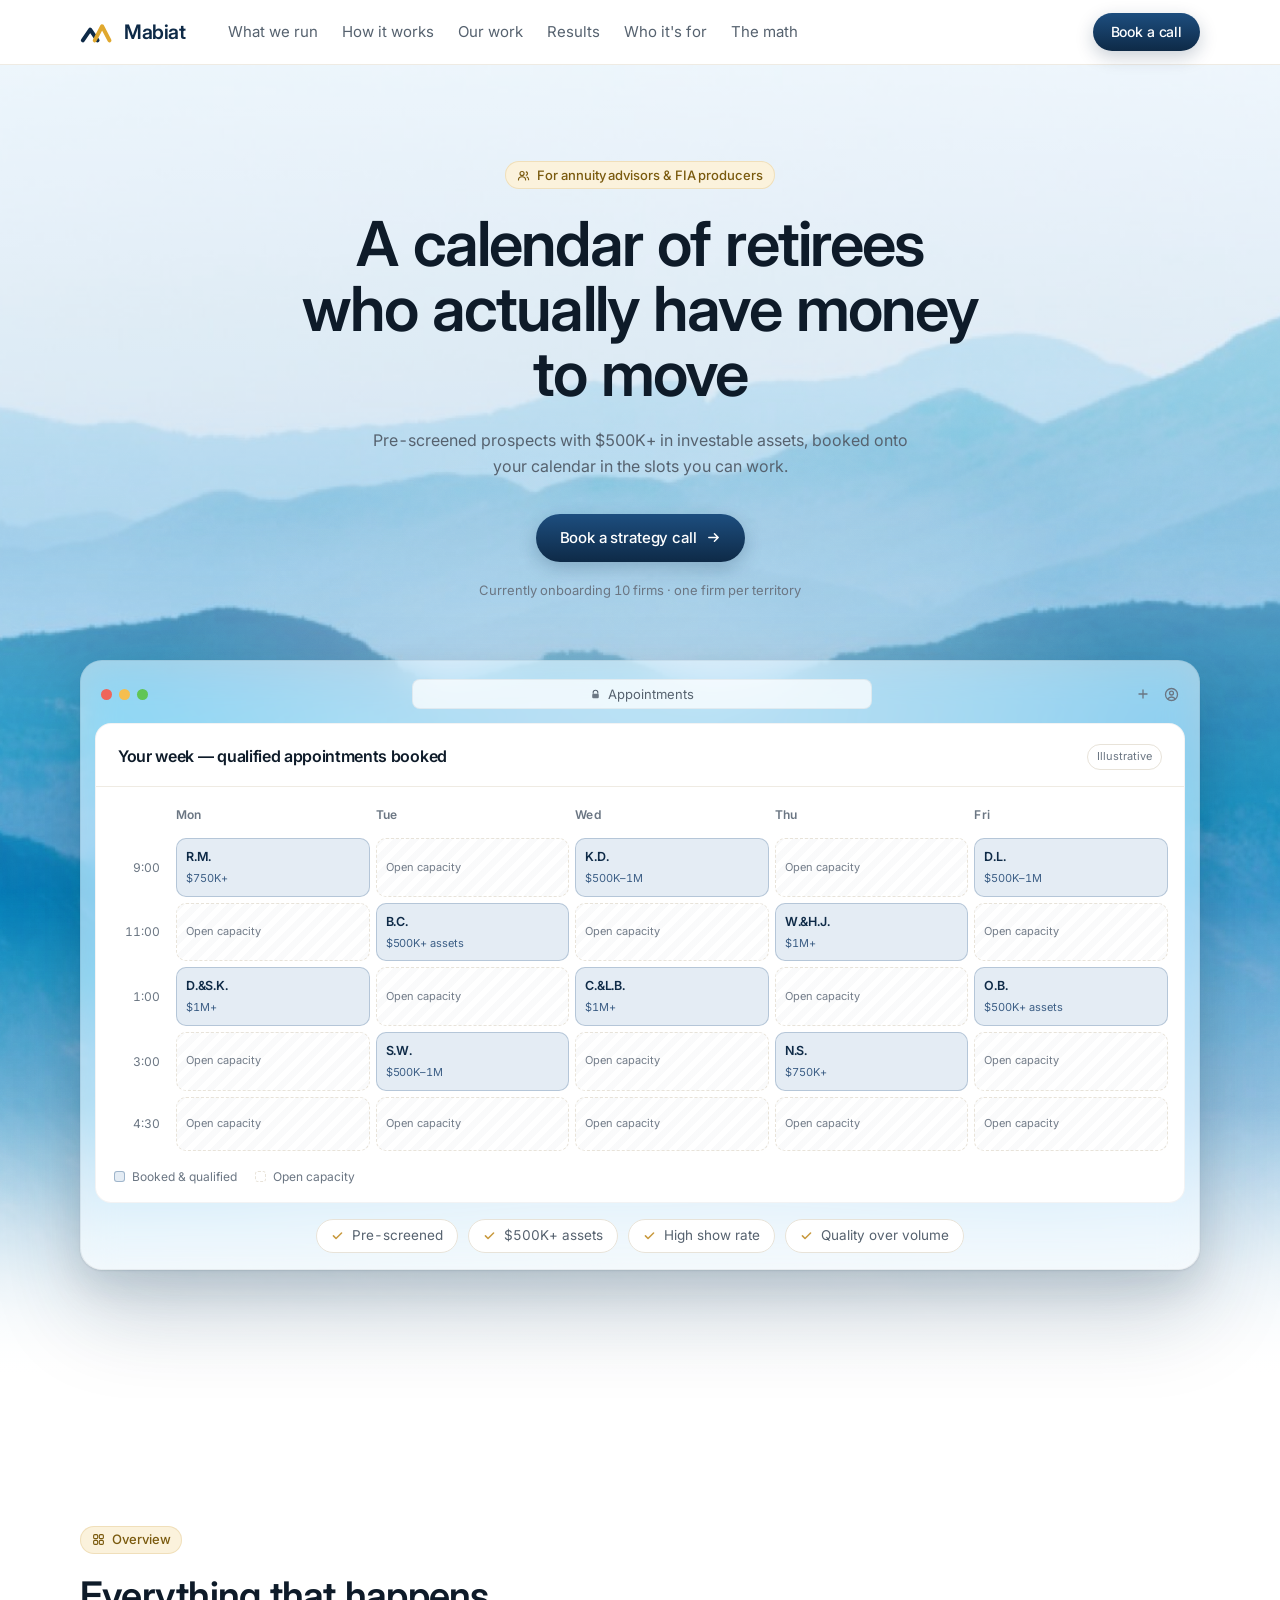
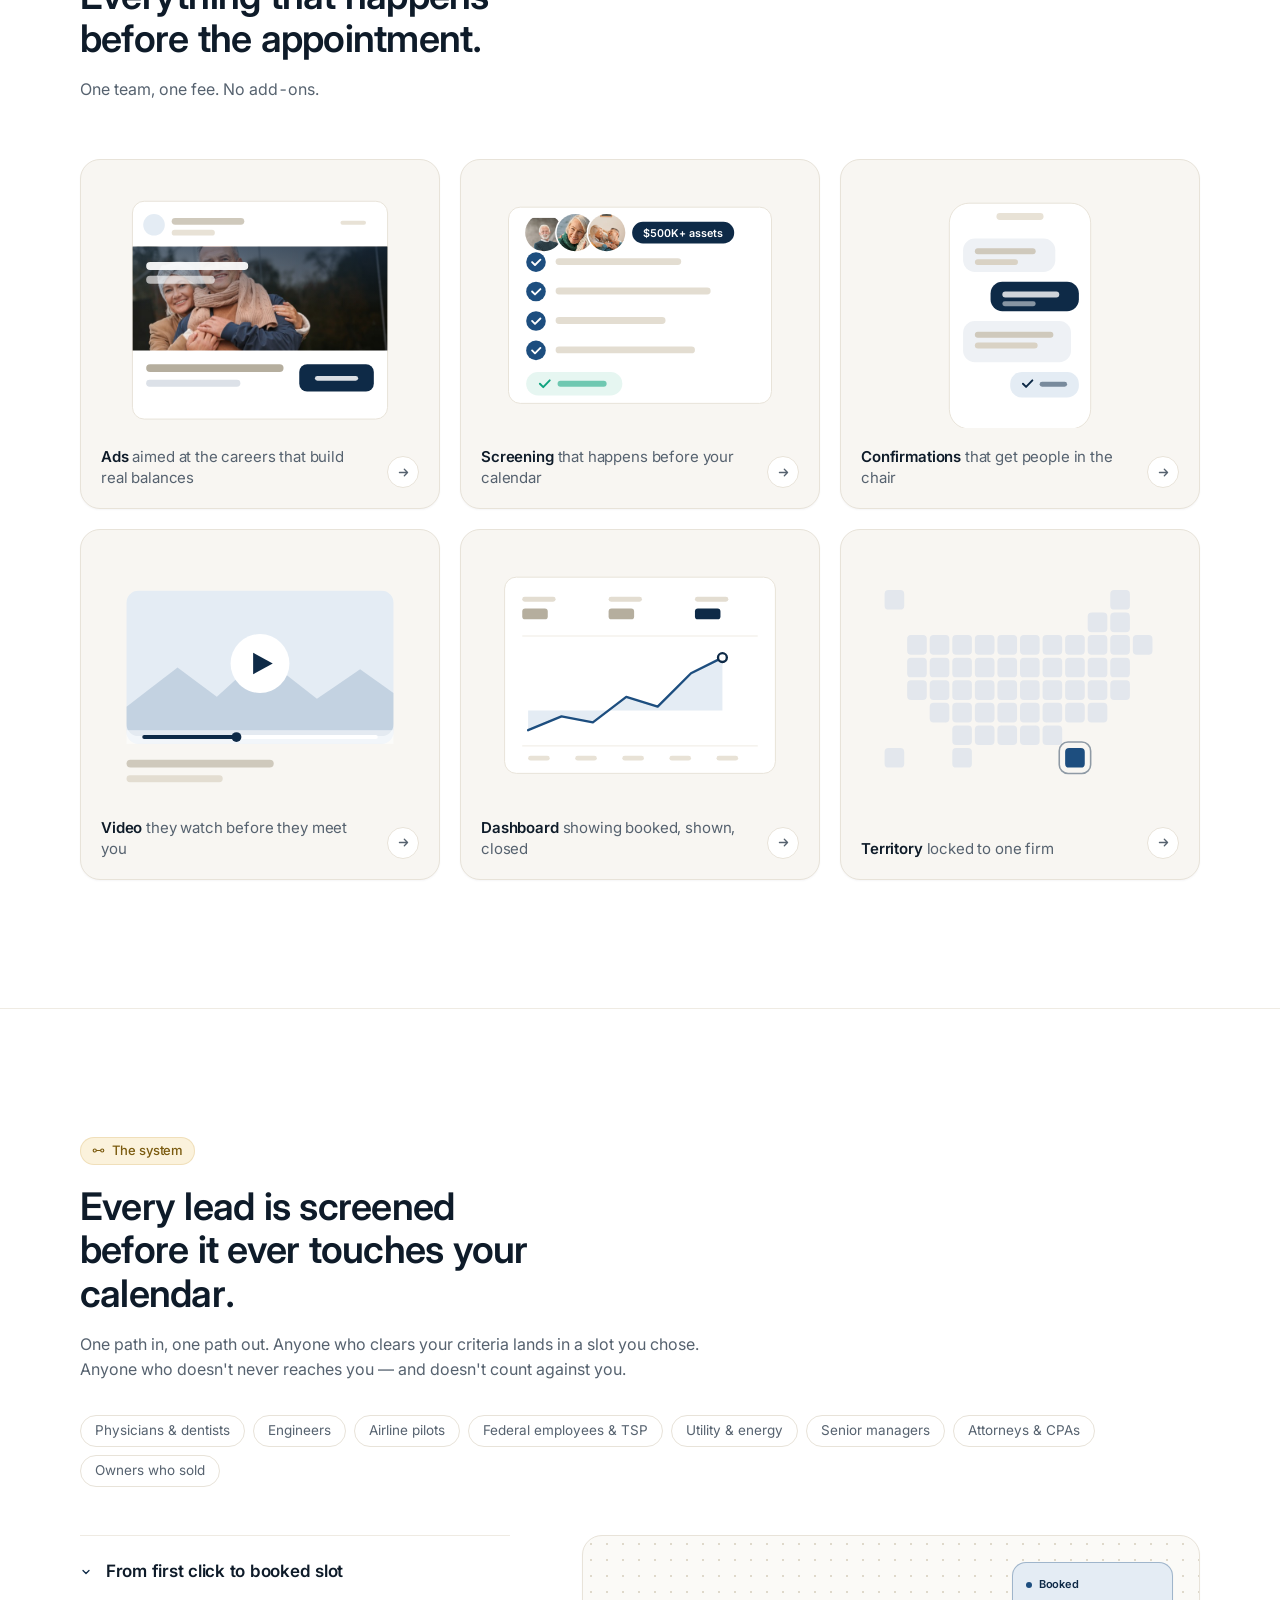
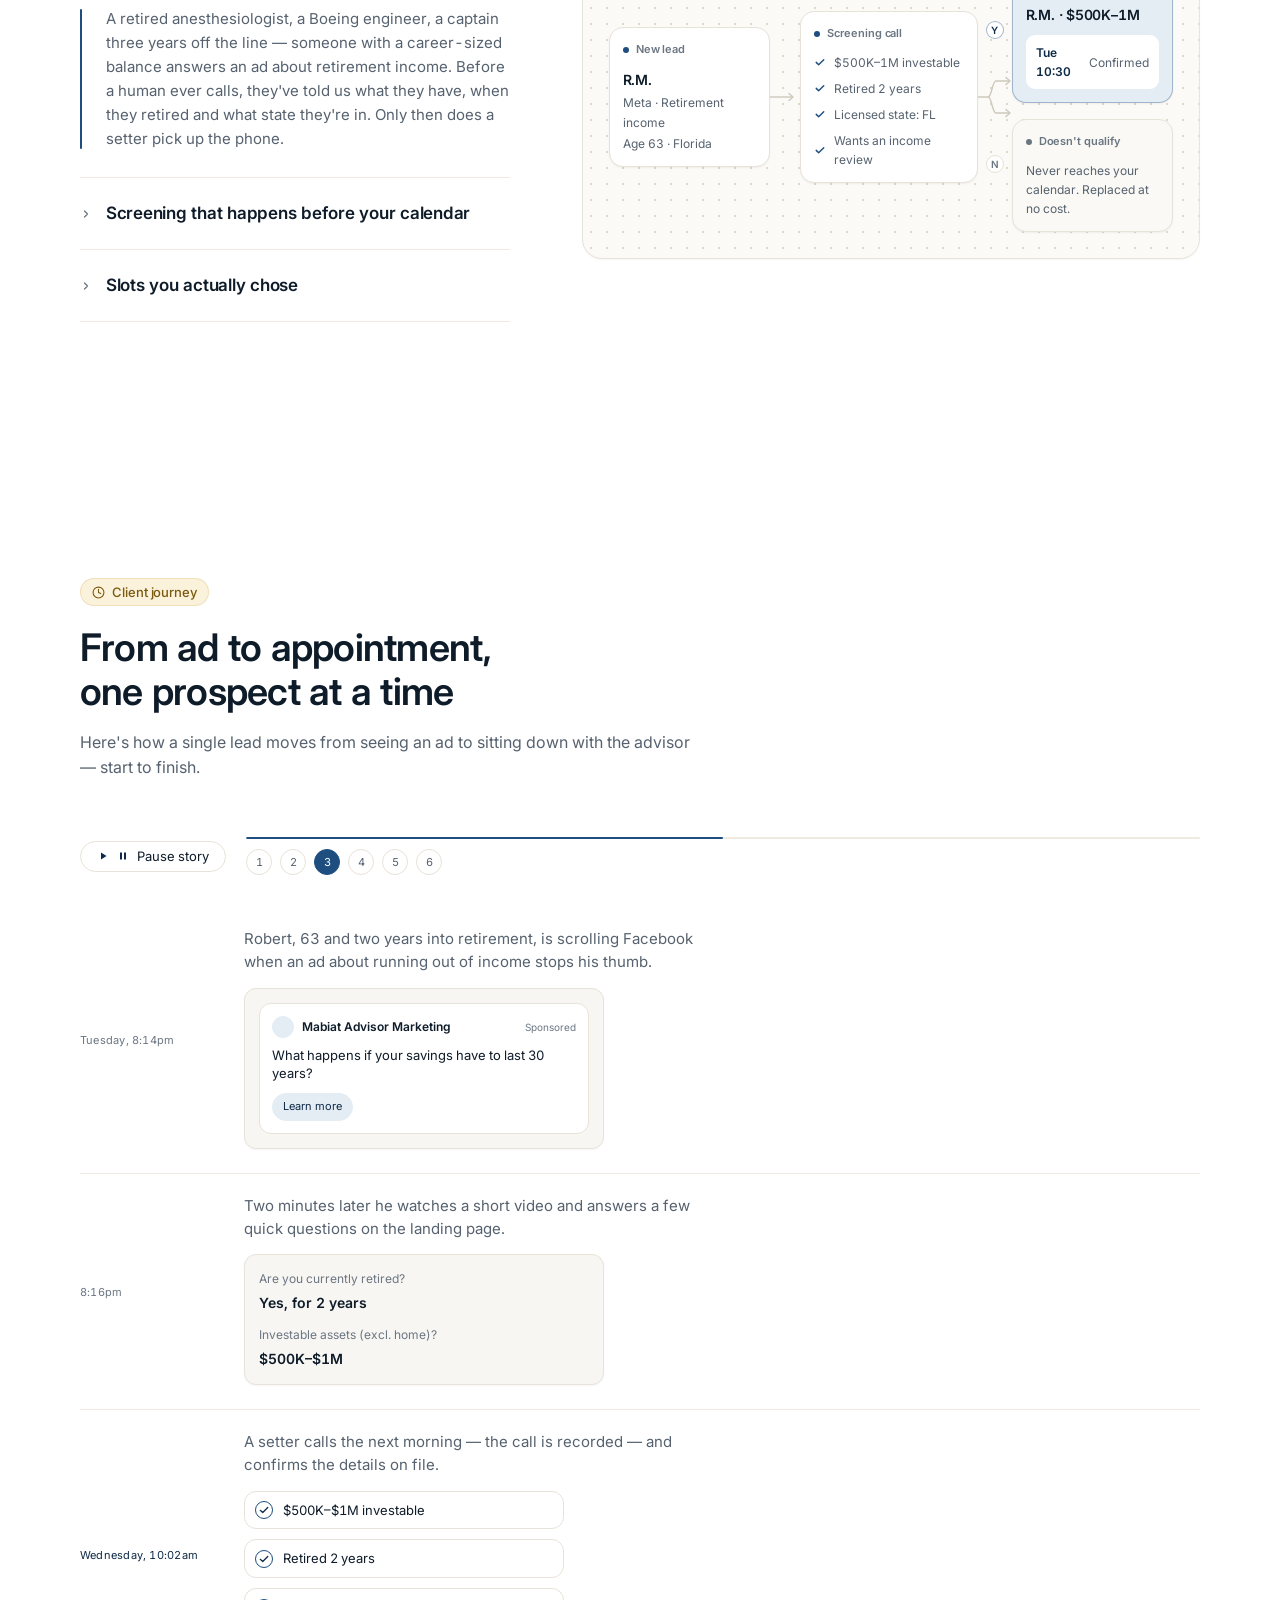
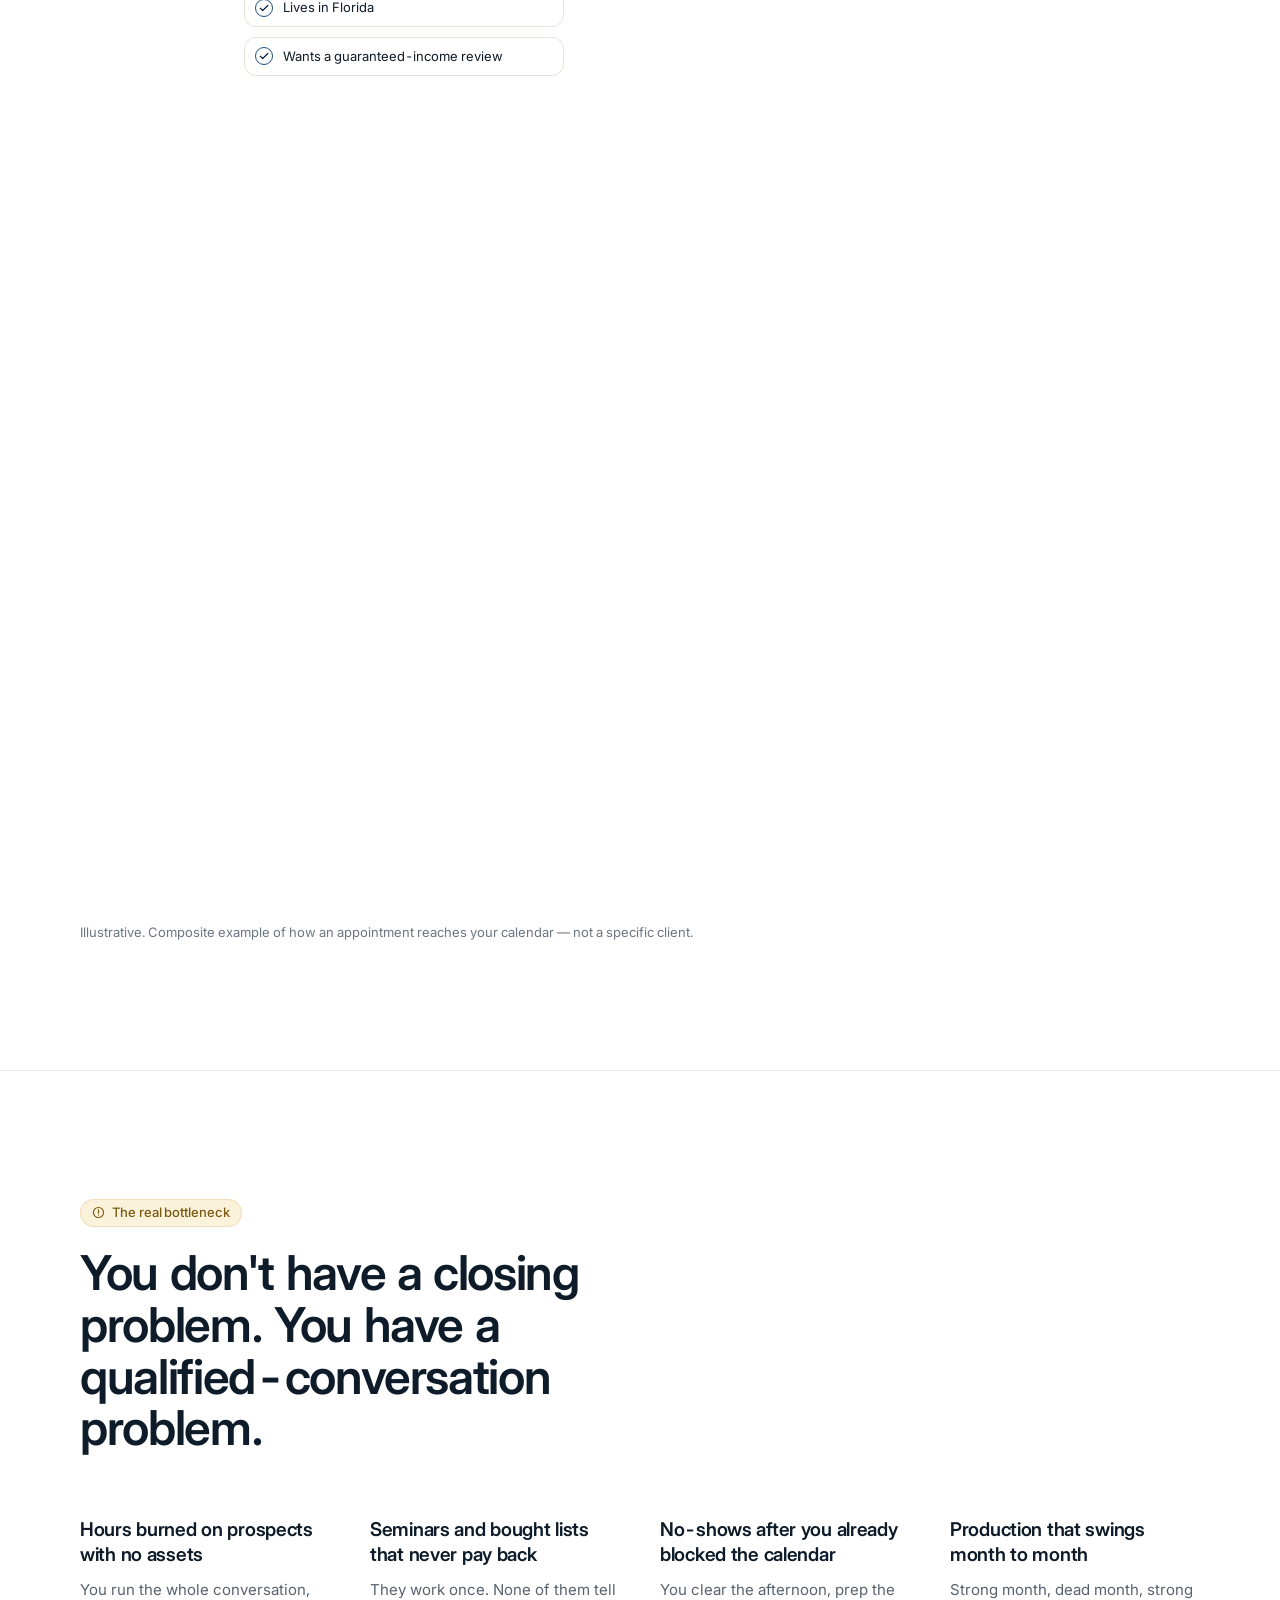
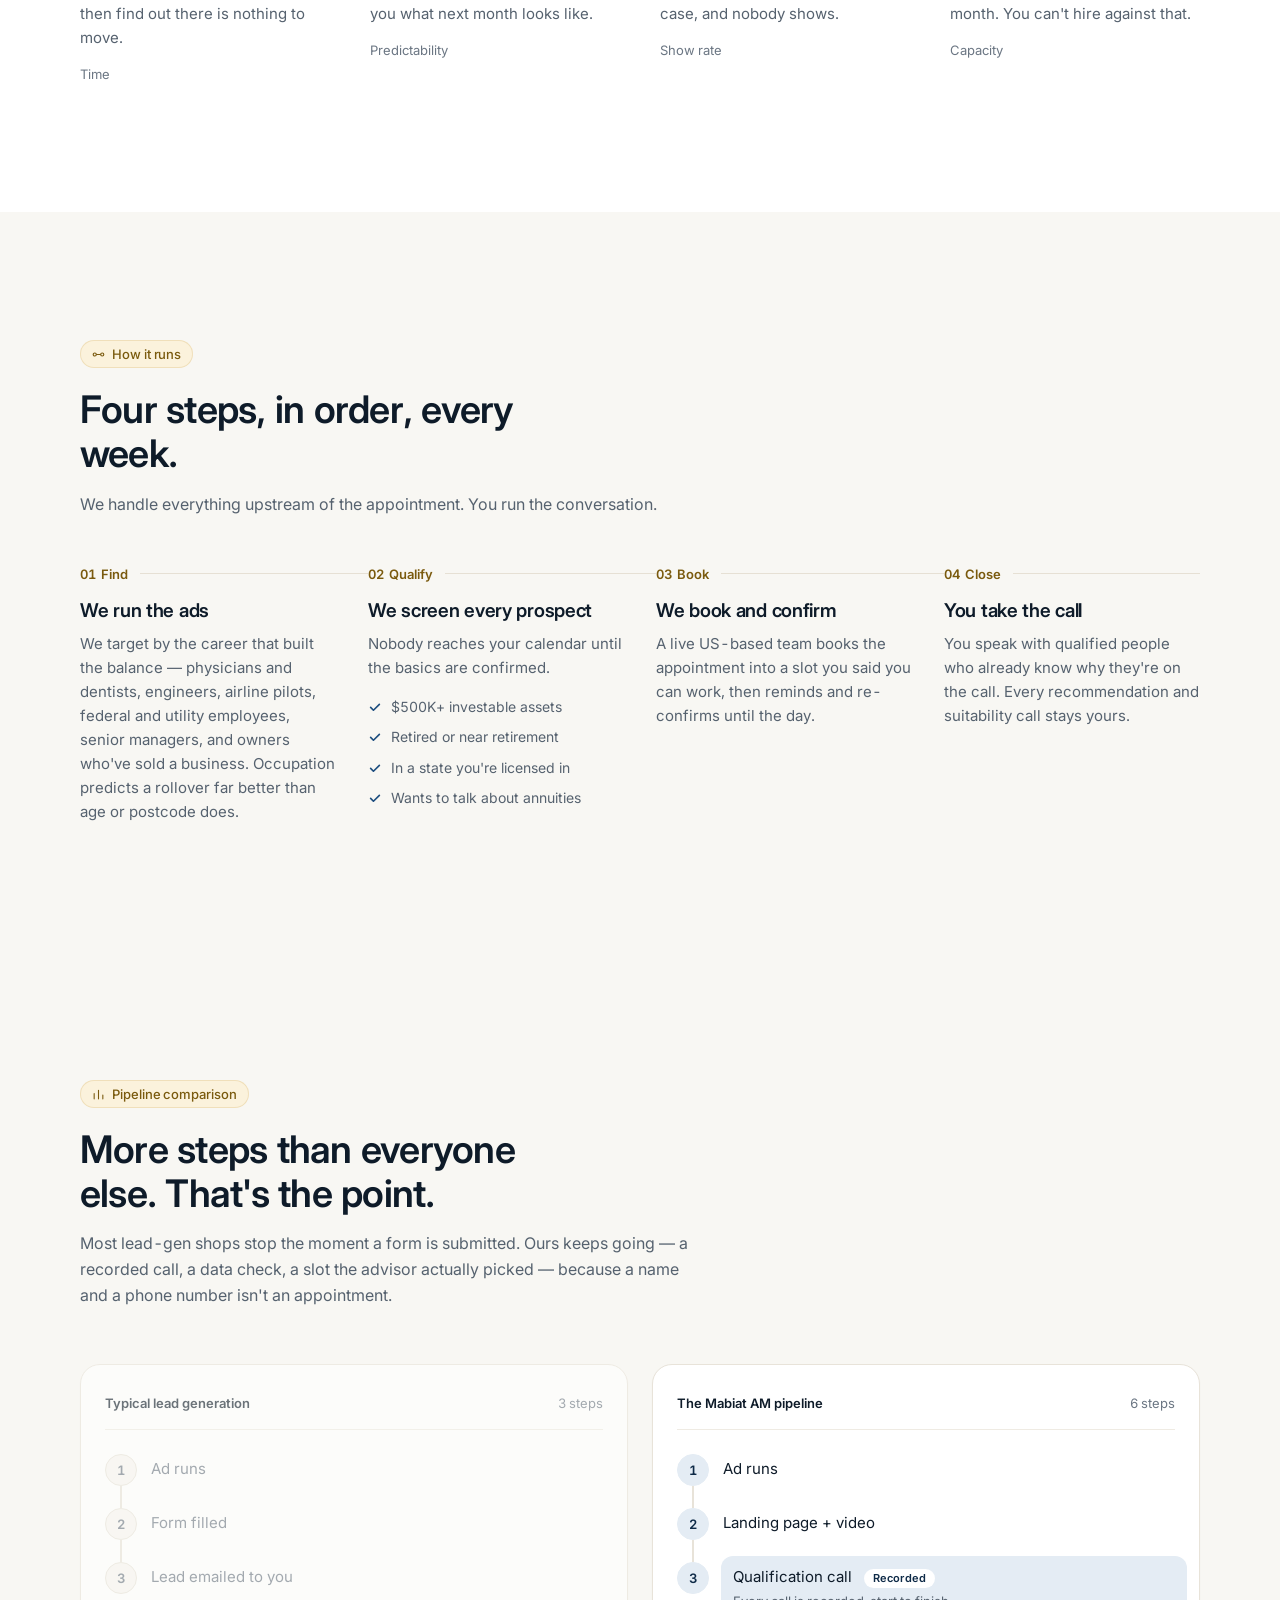
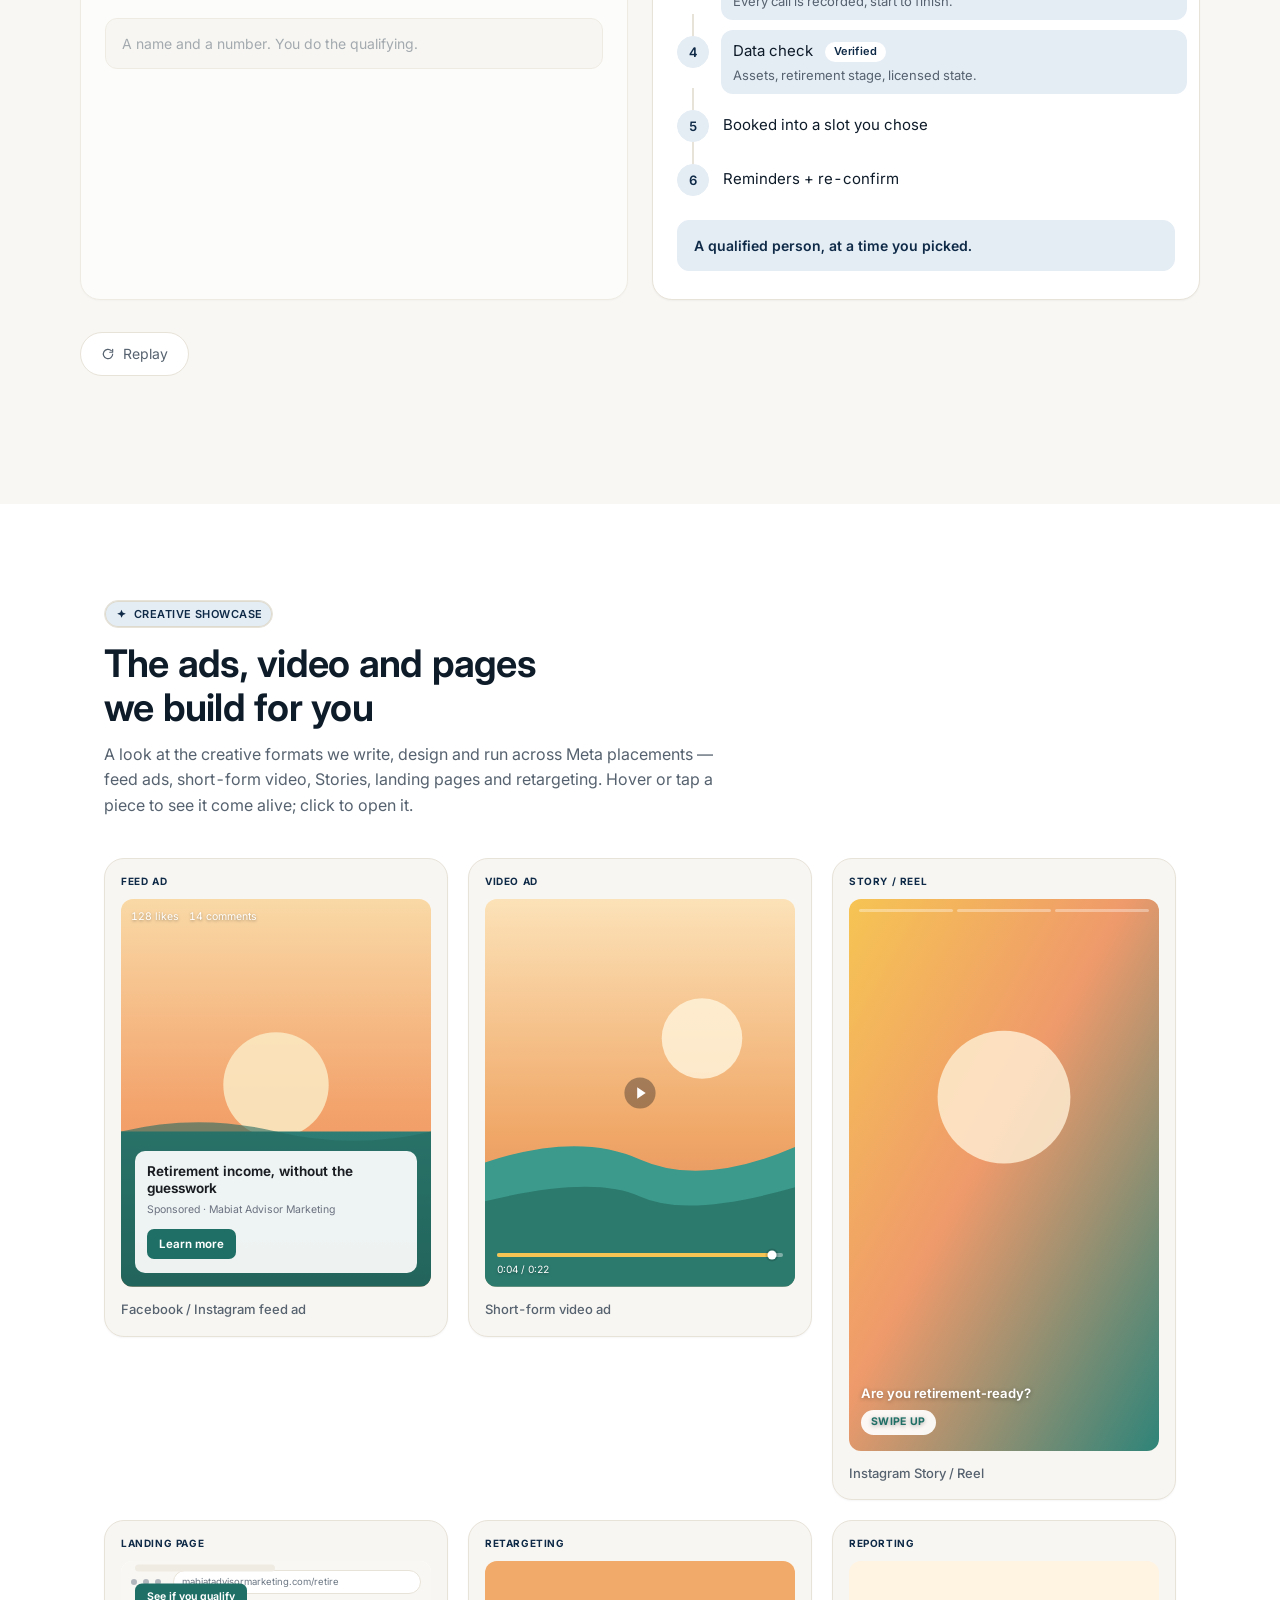
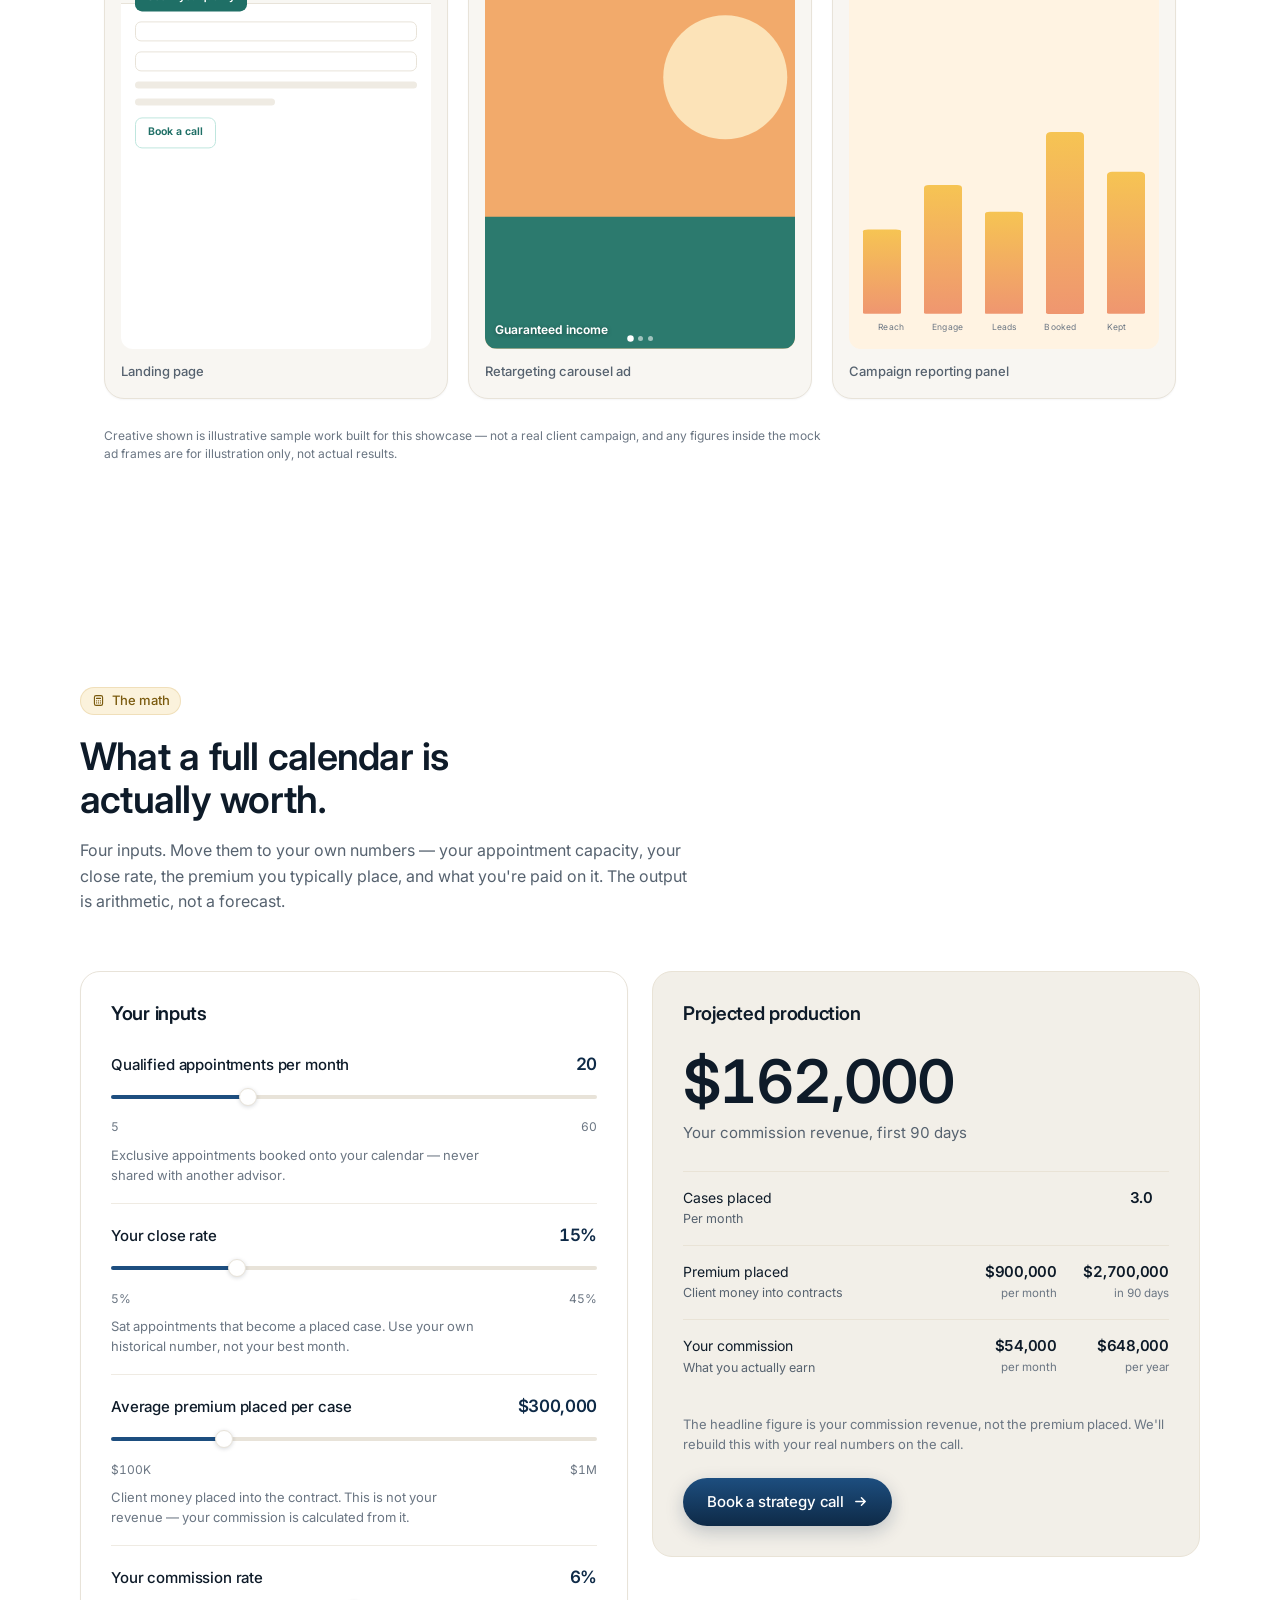
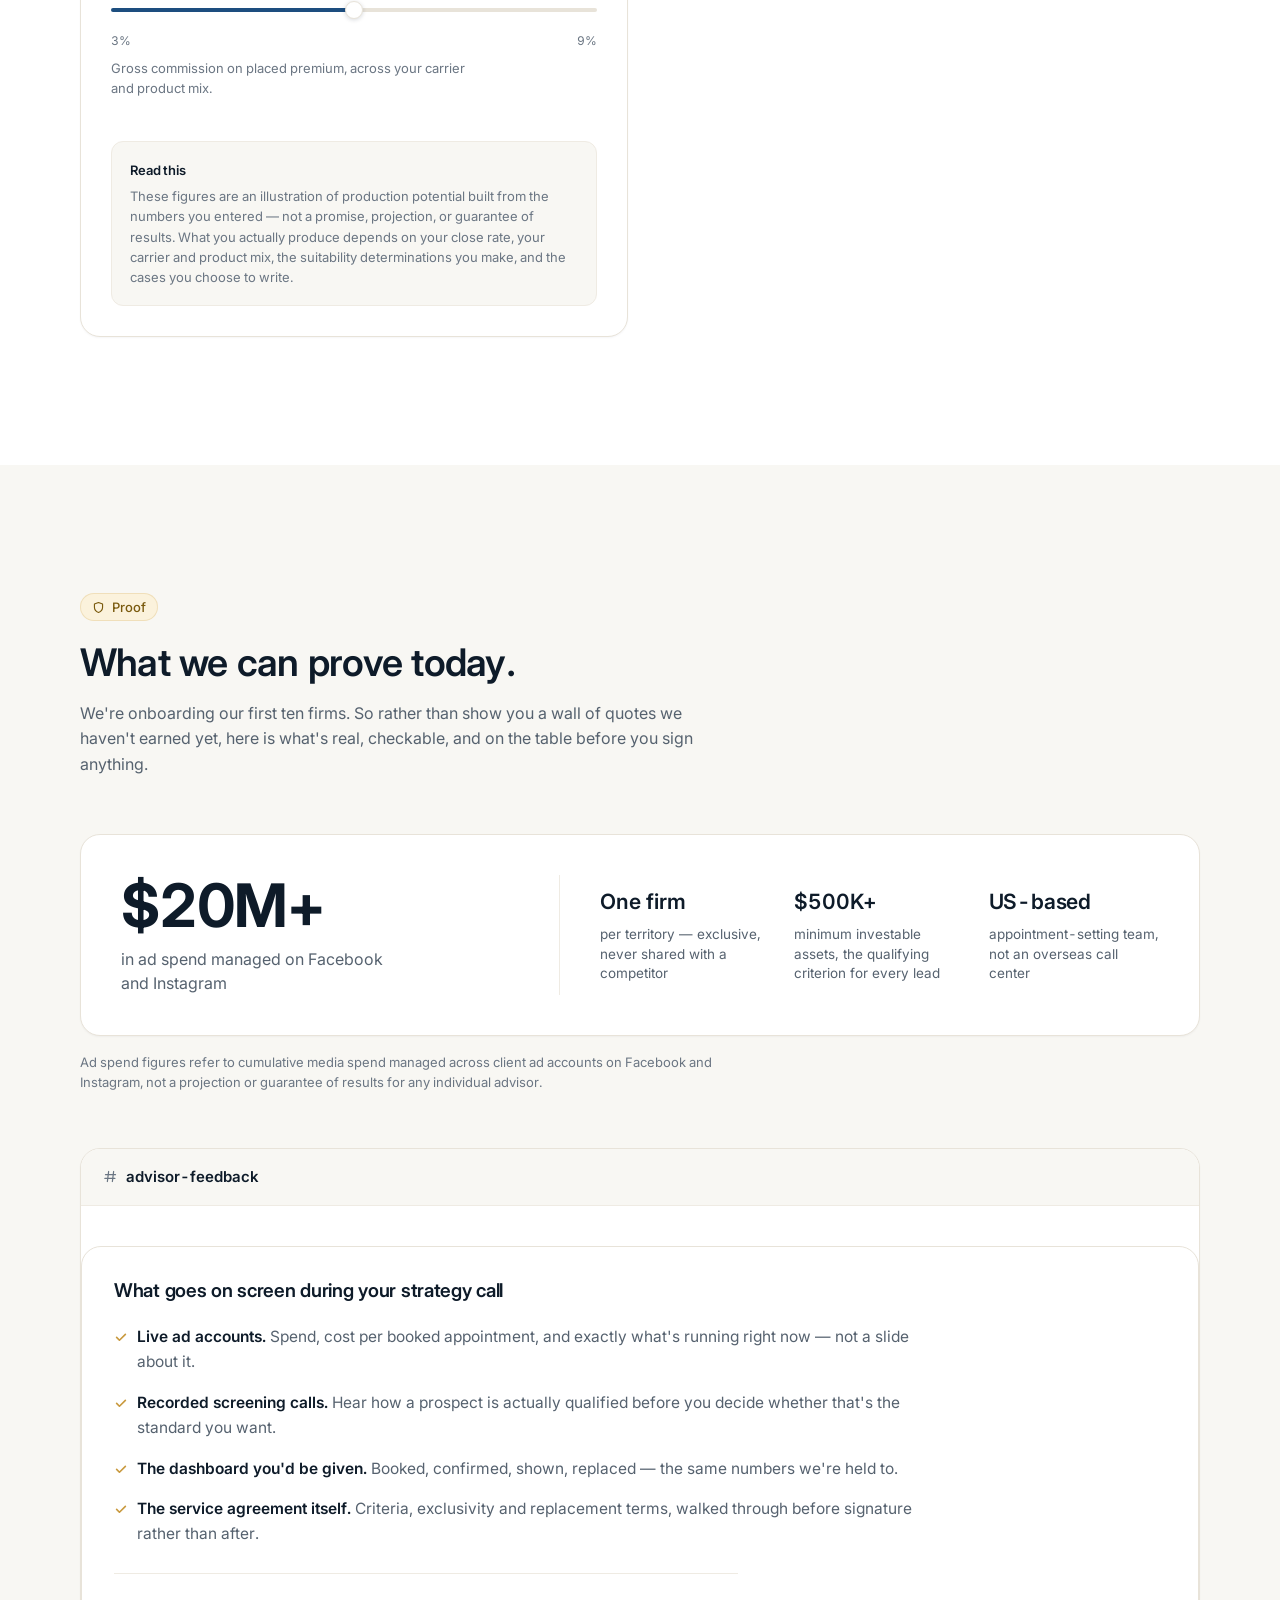
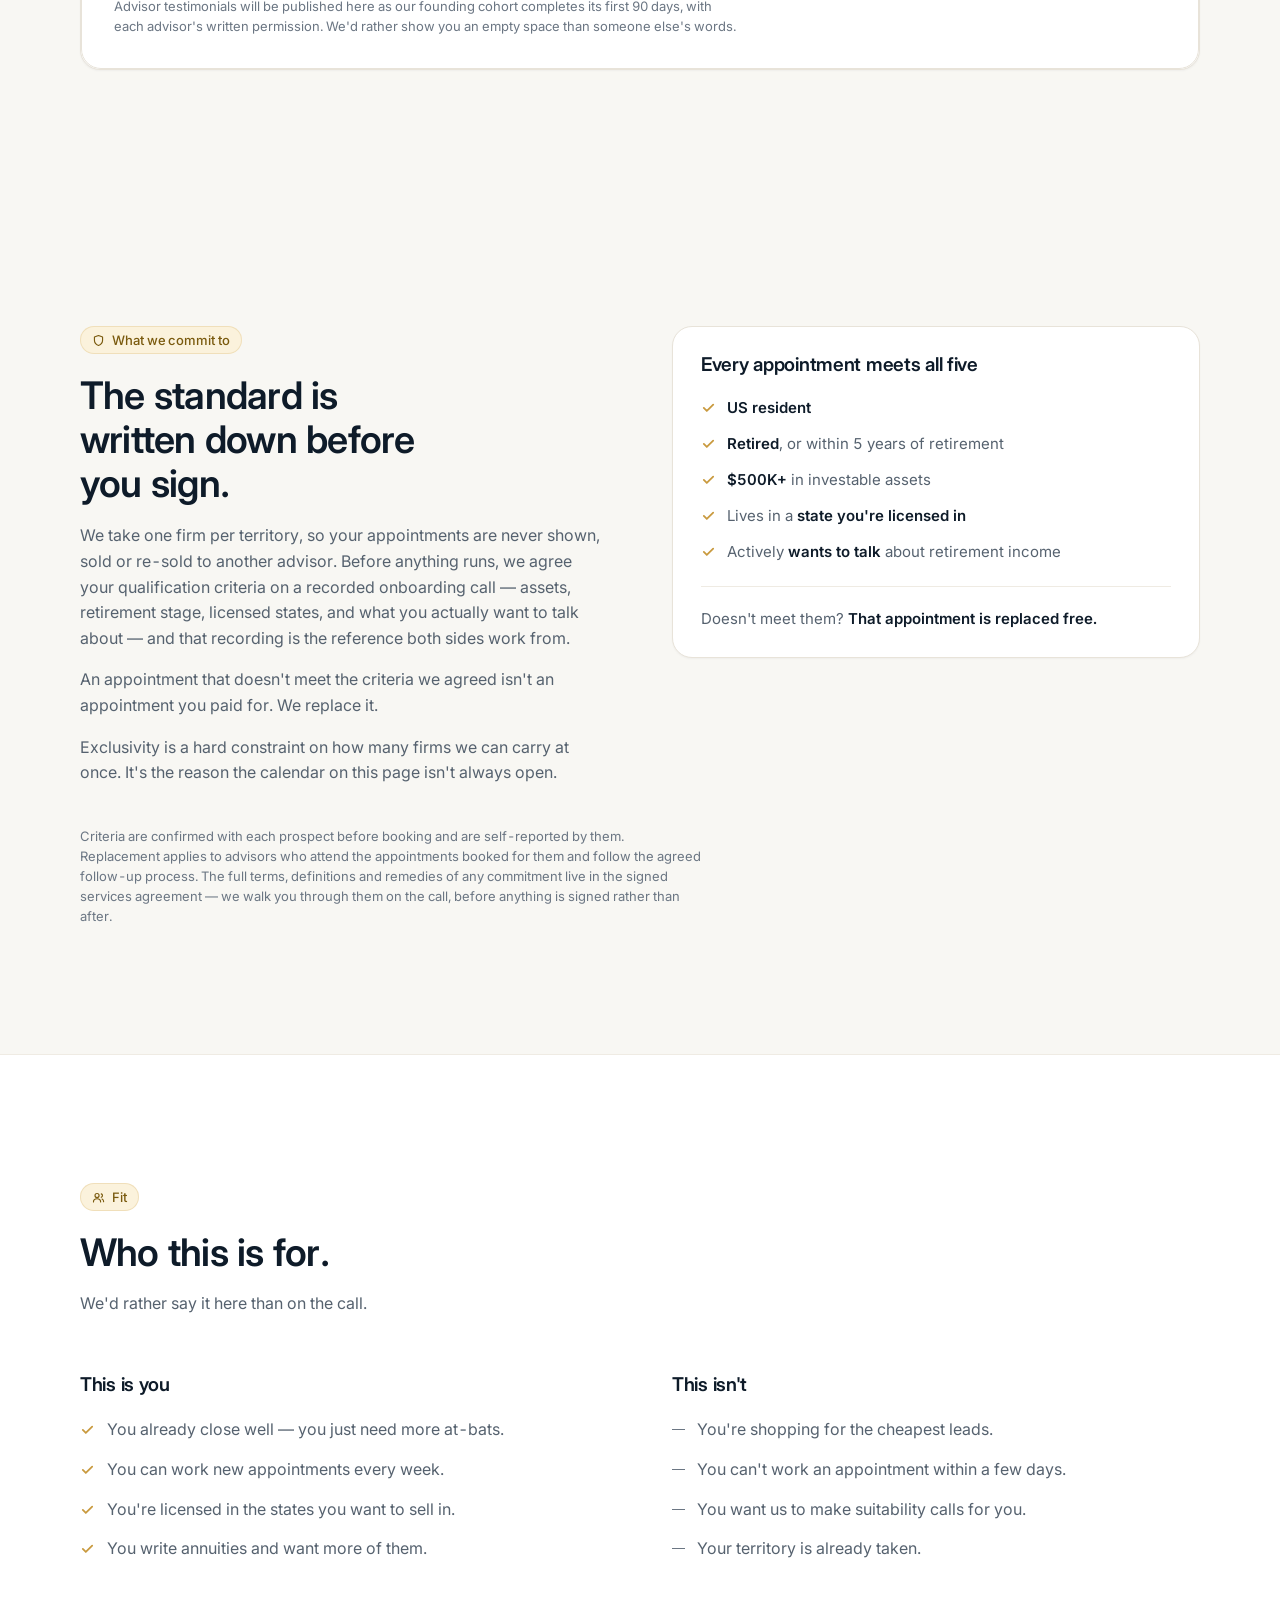
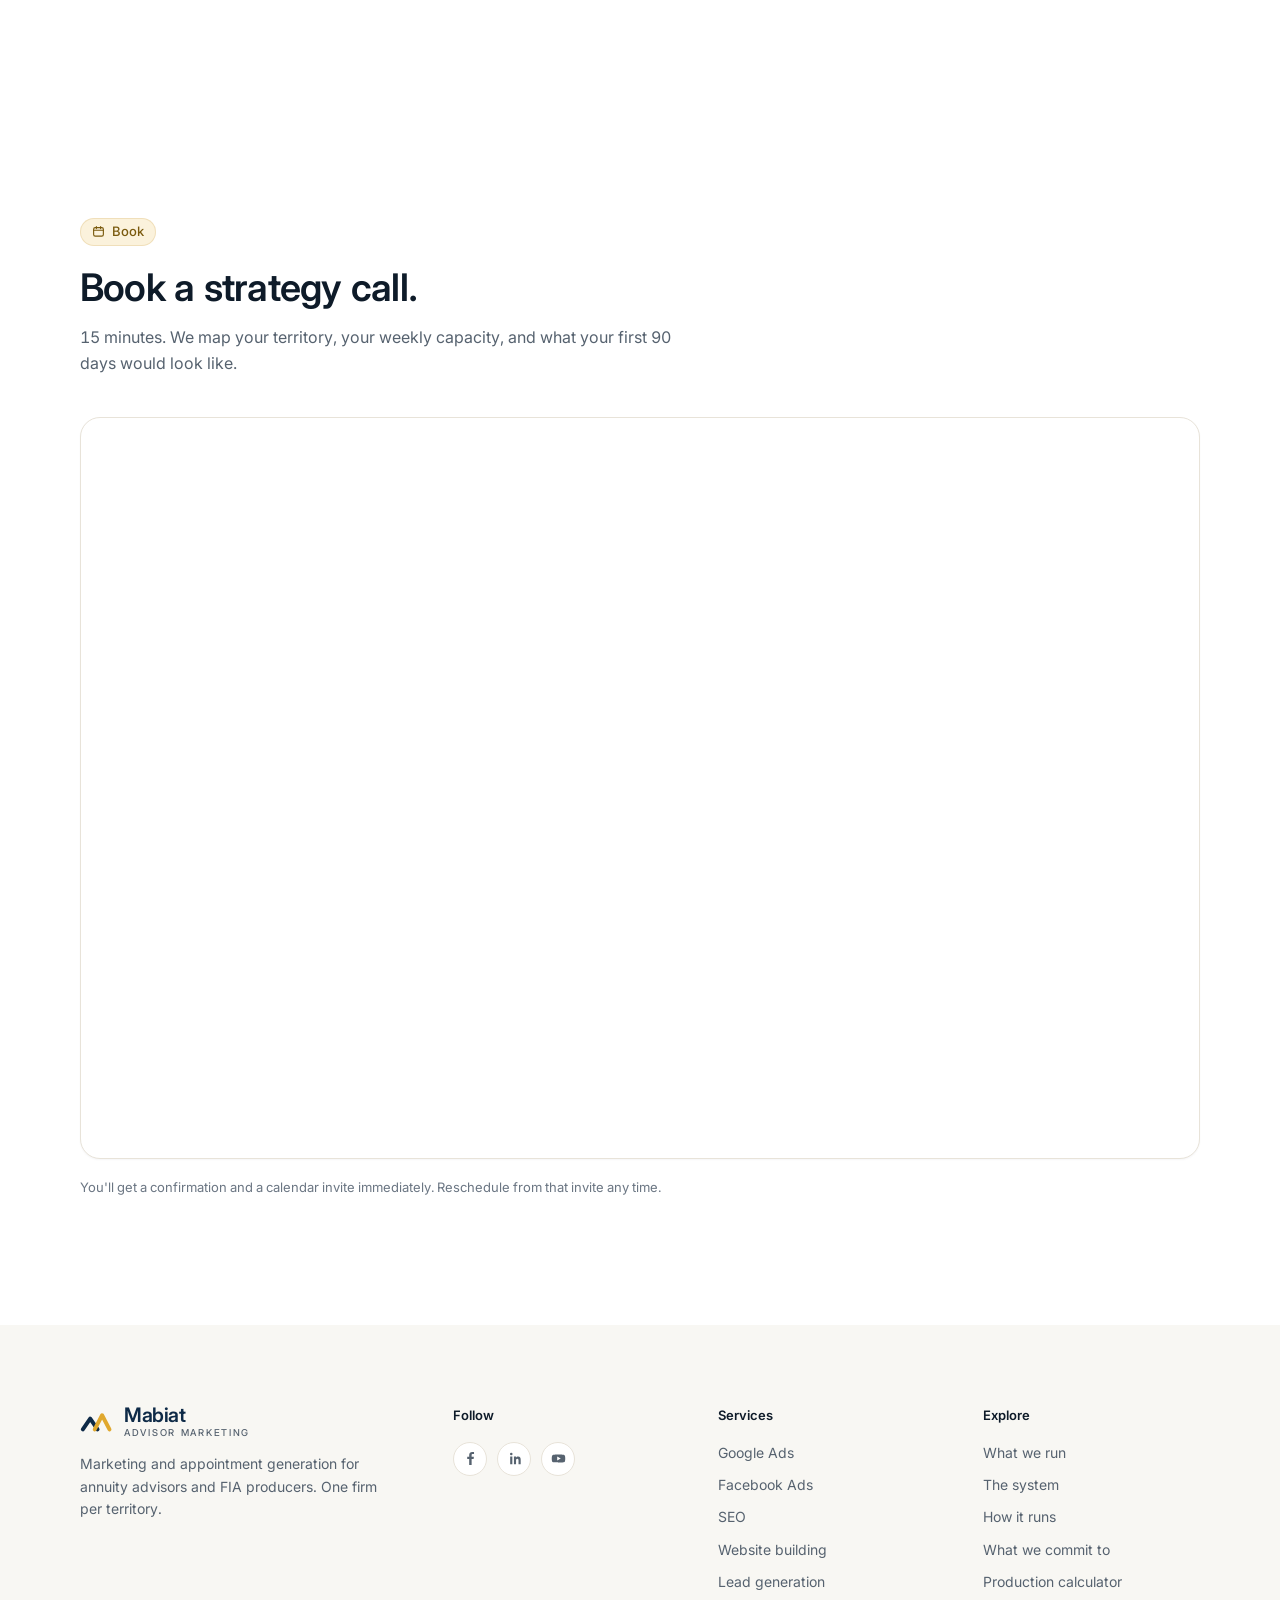
<file: index.html>
<!DOCTYPE html>
<html lang="en">
<head>
<meta charset="utf-8">
<meta name="viewport" content="width=device-width, initial-scale=1">
<title>Mabiat Advisor Marketing — Qualified annuity appointments, booked onto your calendar</title>
<meta name="description" content="Pre-screened retirees and pre-retirees with $500K+ in investable assets, booked onto annuity advisors' calendars. Exclusive territory, one firm per market.">
<meta name="theme-color" content="#0E2A47">

<meta property="og:type" content="website">
<meta property="og:title" content="Mabiat Advisor Marketing">
<meta property="og:description" content="A calendar of retirees who actually have money to move. Pre-screened prospects with $500K+ in investable assets, booked onto your calendar.">

<link rel="preconnect" href="https://fonts.googleapis.com">
<link rel="preconnect" href="https://fonts.gstatic.com" crossorigin>
<link href="https://fonts.googleapis.com/css2?family=Inter:opsz,wght@14..32,400..700&display=swap" rel="stylesheet">
<link rel="stylesheet" href="styles.css">
<link rel="icon" href="data:image/svg+xml,<svg xmlns=%22http://www.w3.org/2000/svg%22 viewBox=%220 0 128 128%22 width=%22128%22 height=%22128%22 role=%22img%22 aria-label=%22Mabiat icon%22> <title>Mabiat icon</title> <rect x=%220%22 y=%220%22 width=%22128%22 height=%22128%22 rx=%2228%22 fill=%22#0E2A47%22/> <path d=%22M28 84 L45 61 L62 84%22 fill=%22none%22 stroke=%22#F7F4EC%22 stroke-width=%2211%22 stroke-linecap=%22round%22 stroke-linejoin=%22round%22/> <path d=%22M68 78 L85 50 L102 78%22 fill=%22none%22 stroke=%22#C99A3F%22 stroke-width=%2211%22 stroke-linecap=%22round%22 stroke-linejoin=%22round%22/> </svg>">
</head>
<body>

<a class="skip" href="#main">Skip to content</a>

<!-- ===== SVG SPRITE ===== -->
<svg width="0" height="0" style="position:absolute" aria-hidden="true" focusable="false">
  <symbol id="i-arrow" viewBox="0 0 16 16"><path d="M3 8h10M9 4l4 4-4 4" fill="none" stroke="currentColor" stroke-width="1.6" stroke-linecap="round" stroke-linejoin="round"/></symbol>
  <symbol id="i-tick" viewBox="0 0 16 16"><path d="M3 8.5l3.2 3.2L13 5" fill="none" stroke="currentColor" stroke-width="1.9" stroke-linecap="round" stroke-linejoin="round"/></symbol>
  <symbol id="i-chev" viewBox="0 0 16 16"><path d="M4 6l4 4 4-4" fill="none" stroke="currentColor" stroke-width="1.7" stroke-linecap="round" stroke-linejoin="round"/></symbol>
  <symbol id="i-cal" viewBox="0 0 16 16"><rect x="2" y="3.2" width="12" height="10.5" rx="2" fill="none" stroke="currentColor" stroke-width="1.4"/><path d="M2 6.4h12M5.4 1.8v2.6M10.6 1.8v2.6" fill="none" stroke="currentColor" stroke-width="1.4" stroke-linecap="round"/></symbol>
  <symbol id="i-grid" viewBox="0 0 16 16"><rect x="2" y="2" width="5" height="5" rx="1.4" fill="none" stroke="currentColor" stroke-width="1.4"/><rect x="9" y="2" width="5" height="5" rx="1.4" fill="none" stroke="currentColor" stroke-width="1.4"/><rect x="2" y="9" width="5" height="5" rx="1.4" fill="none" stroke="currentColor" stroke-width="1.4"/><rect x="9" y="9" width="5" height="5" rx="1.4" fill="none" stroke="currentColor" stroke-width="1.4"/></symbol>
  <symbol id="i-alert" viewBox="0 0 16 16"><circle cx="8" cy="8" r="6.2" fill="none" stroke="currentColor" stroke-width="1.4"/><path d="M8 4.8v4M8 11.1v.1" stroke="currentColor" stroke-width="1.5" stroke-linecap="round"/></symbol>
  <symbol id="i-flow" viewBox="0 0 16 16"><circle cx="3.4" cy="8" r="1.9" fill="none" stroke="currentColor" stroke-width="1.4"/><circle cx="12.6" cy="8" r="1.9" fill="none" stroke="currentColor" stroke-width="1.4"/><path d="M5.6 8h4.8" stroke="currentColor" stroke-width="1.4" stroke-linecap="round"/></symbol>
  <symbol id="i-calc" viewBox="0 0 16 16"><rect x="3" y="2" width="10" height="12" rx="2" fill="none" stroke="currentColor" stroke-width="1.4"/><path d="M5.6 5.4h4.8M5.6 8.4h.01M8 8.4h.01M10.4 8.4h.01M5.6 11h.01M8 11h.01M10.4 11h.01" stroke="currentColor" stroke-width="1.6" stroke-linecap="round"/></symbol>
  <symbol id="i-shield" viewBox="0 0 16 16"><path d="M8 1.8l5 1.9v4c0 3.2-2.1 5.4-5 6.5-2.9-1.1-5-3.3-5-6.5v-4z" fill="none" stroke="currentColor" stroke-width="1.4" stroke-linejoin="round"/></symbol>
  <symbol id="i-users" viewBox="0 0 16 16"><circle cx="6.2" cy="5.6" r="2.5" fill="none" stroke="currentColor" stroke-width="1.4"/><path d="M1.8 13.4c0-2.4 2-3.9 4.4-3.9s4.4 1.5 4.4 3.9" fill="none" stroke="currentColor" stroke-width="1.4" stroke-linecap="round"/><path d="M11.4 3.5a2.3 2.3 0 010 4.3M12.4 9.9c1.2.5 1.9 1.6 1.9 3.2" fill="none" stroke="currentColor" stroke-width="1.4" stroke-linecap="round"/></symbol>
  <symbol id="i-pin" viewBox="0 0 16 16"><path d="M8 14.5S13 10 13 6.6a5 5 0 10-10 0C3 10 8 14.5 8 14.5z" fill="none" stroke="currentColor" stroke-width="1.4" stroke-linejoin="round"/><circle cx="8" cy="6.5" r="1.8" fill="none" stroke="currentColor" stroke-width="1.4"/></symbol>
  <symbol id="i-menu" viewBox="0 0 16 16"><path d="M2.5 4.5h11M2.5 8h11M2.5 11.5h11" stroke="currentColor" stroke-width="1.6" stroke-linecap="round"/></symbol>
</svg>

<!-- ===== NAV ===== -->
<header class="nav" id="nav">
  <div class="container nav-in">
    <a class="logo" href="#top">
      <svg class="logo-mark" viewBox="0 0 120 80" aria-hidden="true" focusable="false">
        <path d="M10 68 L36 30 L62 68" fill="none" stroke="var(--navy)" stroke-width="14" stroke-linecap="round" stroke-linejoin="round"/>
        <path d="M52 68 L78 18 L104 68" fill="none" stroke="var(--gold)" stroke-width="14" stroke-linecap="round" stroke-linejoin="round"/>
      </svg>
      <span class="logo-word">Mabiat</span>
    </a>

    <!-- Flat nav: one link, one destination. No dropdowns. -->
    <nav class="nav-links" aria-label="Primary">
      <a class="nav-link" href="#services">What we run</a>
      <a class="nav-link" href="#how">How it works</a>
      <a class="nav-link" href="#creative">Our work</a>
      <a class="nav-link" href="#results">Results</a>
      <a class="nav-link" href="#fit">Who it's for</a>
      <a class="nav-link" href="#math">The math</a>
    </nav>

    <button class="nav-toggle" id="navToggle" aria-label="Open menu" aria-expanded="false" aria-controls="nav">
      <svg aria-hidden="true"><use href="#i-menu"/></svg>
    </button>

    <a class="btn btn-sm nav-cta" href="#book">Book a call</a>
  </div>
</header>

<main id="main">

<!-- ===== 1 · HERO ===== -->
<section class="hero hb-stage" id="top">
  <!-- Atmospheric backdrop, painted behind the hero content.
       Layer order: sky → haze → silhouette → bloom → grain → fade-to-white. -->
  <div class="hb-sky" aria-hidden="true"></div>
  <div class="hb-haze" aria-hidden="true"></div>
  <div class="hb-silhouette" aria-hidden="true"></div>
  <div class="hb-bloom" aria-hidden="true"></div>
  <div class="hb-grain" aria-hidden="true"></div>
  <div class="hb-fade-bottom" aria-hidden="true"></div>

  <div class="container">
    <span class="pill"><svg aria-hidden="true"><use href="#i-users"/></svg> For annuity advisors &amp; FIA producers</span>

    <h1 class="display">A calendar of retirees who actually have money to move</h1>

    <p class="body">Pre-screened prospects with $500K+ in investable assets, booked onto your calendar in the slots you can work.</p>

    <div class="hero-cta">
      <a class="btn" href="#book">Book a strategy call <svg aria-hidden="true"><use href="#i-arrow"/></svg></a>
    </div>

    <p class="hero-micro">Currently onboarding 10 firms · one firm per territory</p>

    <!-- Hero visual: the week -->
    <figure class="cal-frame">
      <div class="cal-chrome" aria-hidden="true">
        <span class="cal-dots"><i></i><i></i><i></i></span>
        <span class="cal-url">
          <svg viewBox="0 0 16 16" width="11" height="11"><path d="M4.6 7V5.2a3.4 3.4 0 016.8 0V7" fill="none" stroke="currentColor" stroke-width="1.5"/><rect x="3.2" y="7" width="9.6" height="6.4" rx="1.8" fill="currentColor" opacity=".85"/></svg>
          Appointments
        </span>
        <span class="cal-chrome-actions">
          <svg viewBox="0 0 16 16" width="14" height="14"><path d="M8 3.4v9.2M3.4 8h9.2" stroke="currentColor" stroke-width="1.5" stroke-linecap="round"/></svg>
          <svg viewBox="0 0 16 16" width="15" height="15"><circle cx="8" cy="8" r="6.4" fill="none" stroke="currentColor" stroke-width="1.4"/><circle cx="8" cy="6.4" r="2.1" fill="none" stroke="currentColor" stroke-width="1.4"/><path d="M3.9 13.2a4.6 4.6 0 018.2 0" fill="none" stroke="currentColor" stroke-width="1.4"/></svg>
        </span>
      </div>

      <div class="cal-inner">
        <div class="cal-head">
          <span class="cal-title">Your week — qualified appointments booked</span>
          <span class="cal-tag">Illustrative</span>
        </div>

        <div class="cal-scroll">
          <div class="cal-grid" role="table" aria-label="Illustrative week of qualified appointments">
            <div></div>
            <div class="cal-hd">Mon</div><div class="cal-hd">Tue</div><div class="cal-hd">Wed</div><div class="cal-hd">Thu</div><div class="cal-hd">Fri</div>
          <div class="cal-time">9:00</div>
          <div class="slot slot-booked"><span class="who">R.M.</span><span class="band">$750K+</span></div>
          <div class="slot slot-open"><span>Open capacity</span></div>
          <div class="slot slot-booked"><span class="who">K.D.</span><span class="band">$500K–1M</span></div>
          <div class="slot slot-open"><span>Open capacity</span></div>
          <div class="slot slot-booked"><span class="who">D.L.</span><span class="band">$500K–1M</span></div>
          <div class="cal-time">11:00</div>
          <div class="slot slot-open"><span>Open capacity</span></div>
          <div class="slot slot-booked"><span class="who">B.C.</span><span class="band">$500K+ assets</span></div>
          <div class="slot slot-open"><span>Open capacity</span></div>
          <div class="slot slot-booked"><span class="who">W.&amp;H.J.</span><span class="band">$1M+</span></div>
          <div class="slot slot-open"><span>Open capacity</span></div>
          <div class="cal-time">1:00</div>
          <div class="slot slot-booked"><span class="who">D.&amp;S.K.</span><span class="band">$1M+</span></div>
          <div class="slot slot-open"><span>Open capacity</span></div>
          <div class="slot slot-booked"><span class="who">C.&amp;L.B.</span><span class="band">$1M+</span></div>
          <div class="slot slot-open"><span>Open capacity</span></div>
          <div class="slot slot-booked"><span class="who">O.B.</span><span class="band">$500K+ assets</span></div>
          <div class="cal-time">3:00</div>
          <div class="slot slot-open"><span>Open capacity</span></div>
          <div class="slot slot-booked"><span class="who">S.W.</span><span class="band">$500K–1M</span></div>
          <div class="slot slot-open"><span>Open capacity</span></div>
          <div class="slot slot-booked"><span class="who">N.S.</span><span class="band">$750K+</span></div>
          <div class="slot slot-open"><span>Open capacity</span></div>
          <div class="cal-time">4:30</div>
          <div class="slot slot-open"><span>Open capacity</span></div>
          <div class="slot slot-open"><span>Open capacity</span></div>
          <div class="slot slot-open"><span>Open capacity</span></div>
          <div class="slot slot-open"><span>Open capacity</span></div>
          <div class="slot slot-open"><span>Open capacity</span></div>
          </div>
        </div>

        <div class="cal-legend">
          <span><i class="key key-booked"></i> Booked &amp; qualified</span>
          <span><i class="key key-open"></i> Open capacity</span>
        </div>
      </div>

      <ul class="chips">
        <li class="chip"><svg aria-hidden="true"><use href="#i-tick"/></svg> Pre-screened</li>
        <li class="chip"><svg aria-hidden="true"><use href="#i-tick"/></svg> $500K+ assets</li>
        <li class="chip"><svg aria-hidden="true"><use href="#i-tick"/></svg> High show rate</li>
        <li class="chip"><svg aria-hidden="true"><use href="#i-tick"/></svg> Quality over volume</li>
      </ul>
    </figure>
  </div>
</section>

<!-- ===== 2 · BENTO ===== -->
<section id="services">
  <div class="container">
    <header class="sec-head">
      <span class="pill"><svg aria-hidden="true"><use href="#i-grid"/></svg> Overview</span>
      <h2 class="h2">Everything that happens before the appointment.</h2>
      <p class="body">One team, one fee. No add-ons.</p>
    </header>

    <div class="bento">

      <!-- 1 · Ads -->
      <article class="b-card">
        <div class="b-mock">
          <svg viewBox="0 0 320 240" role="img" aria-label="Illustration of an ad in a social feed">
            <rect x="30" y="14" width="260" height="222" rx="12" fill="#fff" stroke="var(--card-line)"/>
            <circle cx="52" cy="38" r="11" fill="var(--brand-wash)"/>
            <rect x="70" y="31" width="74" height="7" rx="3.5" fill="#CFC9BC"/>
            <rect x="70" y="43" width="44" height="6" rx="3" fill="#E8E2D6"/>
            <rect x="242" y="34" width="26" height="4" rx="2" fill="#E8E2D6"/>
            <defs>
              <clipPath id="clipAdImg"><rect x="30" y="60" width="260" height="106"/></clipPath>
              <linearGradient id="adScrim" x1="0" y1="0" x2="0" y2="1">
                <stop offset="0" stop-color="#0E2A47" stop-opacity=".55"/>
                <stop offset="1" stop-color="#0E2A47" stop-opacity="0"/>
              </linearGradient>
            </defs>
            <image href="assets/person-3.jpg" x="30" y="52" width="260" height="122"
                   preserveAspectRatio="xMidYMid slice" clip-path="url(#clipAdImg)"/>
            <rect x="30" y="60" width="260" height="66" fill="url(#adScrim)" clip-path="url(#clipAdImg)"/>
            <rect x="44" y="76" width="104" height="8" rx="4" fill="#fff" opacity=".92"/>
            <rect x="44" y="90" width="70" height="8" rx="4" fill="#fff" opacity=".62"/>
            <rect x="44" y="180" width="140" height="8" rx="4" fill="#B5AE9E"/>
            <rect x="44" y="196" width="96" height="7" rx="3.5" fill="#DCE1E8"/>
            <rect x="200" y="180" width="76" height="28" rx="8" fill="var(--brand-deep)"/>
            <rect x="216" y="192" width="44" height="5" rx="2.5" fill="#fff" opacity=".85"/>
          </svg>
        </div>
        <div class="b-foot">
          <p class="b-label"><b>Ads</b> aimed at the careers that build real balances</p>
          <span class="b-arrow" aria-hidden="true"><svg><use href="#i-arrow"/></svg></span>
        </div>
      </article>

      <!-- 2 · Screening -->
      <article class="b-card">
        <div class="b-mock">
          <svg viewBox="0 0 320 240" role="img" aria-label="Qualification checklist with four criteria met">
            <rect x="26" y="20" width="268" height="200" rx="12" fill="#fff" stroke="var(--card-line)"/>
            <defs>
              <clipPath id="clipAv1"><circle cx="62" cy="46" r="19"/></clipPath>
              <clipPath id="clipAv2"><circle cx="94" cy="46" r="19"/></clipPath>
              <clipPath id="clipAv3"><circle cx="126" cy="46" r="19"/></clipPath>
            </defs>
            <circle cx="62" cy="46" r="20.5" fill="#fff"/>
            <image href="assets/person-1.jpg" x="8" y="31" width="100" height="67"
                   preserveAspectRatio="none" clip-path="url(#clipAv1)"/>
            <circle cx="94" cy="46" r="20.5" fill="#fff"/>
            <image href="assets/person-2.jpg" x="36" y="25" width="100" height="67"
                   preserveAspectRatio="none" clip-path="url(#clipAv2)"/>
            <circle cx="126" cy="46" r="20.5" fill="#fff"/>
            <image href="assets/person-5.jpg" x="64" y="19" width="100" height="67"
                   preserveAspectRatio="none" clip-path="url(#clipAv3)"/>
            <rect x="152" y="35" width="104" height="22" rx="11" fill="var(--navy)"/>
            <text x="204" y="50" text-anchor="middle" font-family="Inter, sans-serif"
                  font-size="11" font-weight="600" fill="#fff">$500K+ assets</text>
            <g>
              <circle cx="54" cy="76" r="10" fill="var(--brand)"/>
              <path d="M50 76l3 3 5.5-5.5" fill="none" stroke="#fff" stroke-width="1.9" stroke-linecap="round" stroke-linejoin="round"/>
              <rect x="74" y="72" width="128" height="7" rx="3.5" fill="#E3DDD1"/>
            </g>
            <g>
              <circle cx="54" cy="106" r="10" fill="var(--brand)"/>
              <path d="M50 106l3 3 5.5-5.5" fill="none" stroke="#fff" stroke-width="1.9" stroke-linecap="round" stroke-linejoin="round"/>
              <rect x="74" y="102" width="158" height="7" rx="3.5" fill="#E3DDD1"/>
            </g>
            <g>
              <circle cx="54" cy="136" r="10" fill="var(--brand)"/>
              <path d="M50 136l3 3 5.5-5.5" fill="none" stroke="#fff" stroke-width="1.9" stroke-linecap="round" stroke-linejoin="round"/>
              <rect x="74" y="132" width="112" height="7" rx="3.5" fill="#E3DDD1"/>
            </g>
            <g>
              <circle cx="54" cy="166" r="10" fill="var(--brand)"/>
              <path d="M50 166l3 3 5.5-5.5" fill="none" stroke="#fff" stroke-width="1.9" stroke-linecap="round" stroke-linejoin="round"/>
              <rect x="74" y="162" width="142" height="7" rx="3.5" fill="#E3DDD1"/>
            </g>
            <rect x="44" y="188" width="98" height="24" rx="12" fill="#E6F6F1"/>
            <path d="M58 200l3.4 3.4 6.6-6.8" fill="none" stroke="var(--ok)" stroke-width="2" stroke-linecap="round" stroke-linejoin="round"/>
            <rect x="76" y="197" width="50" height="6" rx="3" fill="var(--ok)" opacity=".55"/>
          </svg>
        </div>
        <div class="b-foot">
          <p class="b-label"><b>Screening</b> that happens before your calendar</p>
          <span class="b-arrow" aria-hidden="true"><svg><use href="#i-arrow"/></svg></span>
        </div>
      </article>

      <!-- 3 · Confirmations -->
      <article class="b-card">
        <div class="b-mock">
          <svg viewBox="0 0 320 240" role="img" aria-label="Text message reminder thread on a phone">
            <rect x="88" y="16" width="144" height="230" rx="20" fill="#fff" stroke="var(--card-line)"/>
            <rect x="136" y="26" width="48" height="7" rx="3.5" fill="#E8E2D6"/>
            <rect x="102" y="52" width="94" height="34" rx="12" fill="#EEF1F5"/>
            <rect x="114" y="62" width="62" height="6" rx="3" fill="#CFC9BC"/>
            <rect x="114" y="73" width="44" height="6" rx="3" fill="#D9D2C4"/>
            <rect x="130" y="96" width="90" height="30" rx="12" fill="var(--brand-deep)"/>
            <rect x="142" y="106" width="58" height="6" rx="3" fill="#fff" opacity=".8"/>
            <rect x="142" y="116" width="34" height="5" rx="2.5" fill="#fff" opacity=".5"/>
            <rect x="102" y="136" width="110" height="42" rx="12" fill="#EEF1F5"/>
            <rect x="114" y="147" width="80" height="6" rx="3" fill="#CFC9BC"/>
            <rect x="114" y="158" width="64" height="6" rx="3" fill="#D9D2C4"/>
            <rect x="150" y="188" width="70" height="26" rx="12" fill="var(--brand-wash)"/>
            <path d="M163 200l3.2 3.2 6.4-6.6" fill="none" stroke="var(--brand-deep)" stroke-width="2" stroke-linecap="round" stroke-linejoin="round"/>
            <rect x="180" y="198" width="28" height="5" rx="2.5" fill="var(--brand-deep)" opacity=".5"/>
          </svg>
        </div>
        <div class="b-foot">
          <p class="b-label"><b>Confirmations</b> that get people in the chair</p>
          <span class="b-arrow" aria-hidden="true"><svg><use href="#i-arrow"/></svg></span>
        </div>
      </article>

      <!-- 4 · Video -->
      <article class="b-card">
        <div class="b-mock">
          <svg viewBox="0 0 320 240" role="img" aria-label="Video player showing an intro video">
            <rect x="24" y="34" width="272" height="156" rx="12" fill="var(--brand-wash)"/>
            <path d="M24 152l52-40 40 30 46-42 56 44 44-30 34 24v32a12 12 0 01-12 12H36a12 12 0 01-12-12z" fill="var(--brand)" opacity=".16"/>
            <circle cx="160" cy="108" r="30" fill="#fff"/>
            <path d="M153 97l20 11-20 11z" fill="var(--brand-deep)"/>
            <rect x="24" y="176" width="272" height="14" rx="0" fill="#fff" opacity=".55"/>
            <rect x="40" y="181" width="240" height="4" rx="2" fill="#fff"/>
            <rect x="40" y="181" width="96" height="4" rx="2" fill="var(--brand-deep)"/>
            <circle cx="136" cy="183" r="5" fill="var(--brand-deep)"/>
            <rect x="24" y="206" width="150" height="8" rx="4" fill="#CFC9BC"/>
            <rect x="24" y="222" width="98" height="7" rx="3.5" fill="#E3DDD1"/>
          </svg>
        </div>
        <div class="b-foot">
          <p class="b-label"><b>Video</b> they watch before they meet you</p>
          <span class="b-arrow" aria-hidden="true"><svg><use href="#i-arrow"/></svg></span>
        </div>
      </article>

      <!-- 5 · Dashboard -->
      <article class="b-card">
        <div class="b-mock">
          <svg viewBox="0 0 320 240" role="img" aria-label="Dashboard panel with booked, shown and closed metrics">
            <rect x="22" y="20" width="276" height="200" rx="12" fill="#fff" stroke="var(--card-line)"/>
            <g>
              <rect x="40" y="40" width="34" height="5" rx="2.5" fill="#E3DDD1"/>
              <rect x="40" y="52" width="26" height="11" rx="3" fill="#B5AE9E"/>
              <rect x="128" y="40" width="34" height="5" rx="2.5" fill="#E3DDD1"/>
              <rect x="128" y="52" width="26" height="11" rx="3" fill="#B5AE9E"/>
              <rect x="216" y="40" width="34" height="5" rx="2.5" fill="#E3DDD1"/>
              <rect x="216" y="52" width="26" height="11" rx="3" fill="var(--brand-deep)"/>
            </g>
            <line x1="40" y1="80" x2="280" y2="80" stroke="var(--line)"/>
            <path d="M46 176l34-14 32 6 34-26 32 10 34-34 32-16v54H46z" fill="var(--brand-wash)"/>
            <path d="M46 176l34-14 32 6 34-26 32 10 34-34 32-16" fill="none" stroke="var(--brand)" stroke-width="2.4" stroke-linecap="round" stroke-linejoin="round"/>
            <circle cx="244" cy="102" r="4.5" fill="#fff" stroke="var(--brand-deep)" stroke-width="2.4"/>
            <line x1="40" y1="192" x2="280" y2="192" stroke="var(--line)"/>
            <g fill="#E8E2D6">
              <rect x="46" y="202" width="22" height="5" rx="2.5"/>
              <rect x="94" y="202" width="22" height="5" rx="2.5"/>
              <rect x="142" y="202" width="22" height="5" rx="2.5"/>
              <rect x="190" y="202" width="22" height="5" rx="2.5"/>
              <rect x="238" y="202" width="22" height="5" rx="2.5"/>
            </g>
          </svg>
        </div>
        <div class="b-foot">
          <p class="b-label"><b>Dashboard</b> showing booked, shown, closed</p>
          <span class="b-arrow" aria-hidden="true"><svg><use href="#i-arrow"/></svg></span>
        </div>
      </article>

      <!-- 6 · Territory -->
      <article class="b-card">
        <div class="b-mock">
          <svg viewBox="0 0 320 240" role="img" aria-label="Map of the United States with a single state locked to one firm">
            <g fill="#E3E7ED">
              <rect x="22" y="28" width="20" height="20" rx="4"/><rect x="252" y="28" width="20" height="20" rx="4"/>
              <rect x="229" y="51" width="20" height="20" rx="4"/><rect x="252" y="51" width="20" height="20" rx="4"/>
              <rect x="45" y="74" width="20" height="20" rx="4"/><rect x="68" y="74" width="20" height="20" rx="4"/><rect x="91" y="74" width="20" height="20" rx="4"/><rect x="114" y="74" width="20" height="20" rx="4"/><rect x="137" y="74" width="20" height="20" rx="4"/><rect x="160" y="74" width="20" height="20" rx="4"/><rect x="183" y="74" width="20" height="20" rx="4"/><rect x="206" y="74" width="20" height="20" rx="4"/><rect x="229" y="74" width="20" height="20" rx="4"/><rect x="252" y="74" width="20" height="20" rx="4"/><rect x="275" y="74" width="20" height="20" rx="4"/>
              <rect x="45" y="97" width="20" height="20" rx="4"/><rect x="68" y="97" width="20" height="20" rx="4"/><rect x="91" y="97" width="20" height="20" rx="4"/><rect x="114" y="97" width="20" height="20" rx="4"/><rect x="137" y="97" width="20" height="20" rx="4"/><rect x="160" y="97" width="20" height="20" rx="4"/><rect x="183" y="97" width="20" height="20" rx="4"/><rect x="206" y="97" width="20" height="20" rx="4"/><rect x="229" y="97" width="20" height="20" rx="4"/><rect x="252" y="97" width="20" height="20" rx="4"/>
              <rect x="45" y="120" width="20" height="20" rx="4"/><rect x="68" y="120" width="20" height="20" rx="4"/><rect x="91" y="120" width="20" height="20" rx="4"/><rect x="114" y="120" width="20" height="20" rx="4"/><rect x="137" y="120" width="20" height="20" rx="4"/><rect x="160" y="120" width="20" height="20" rx="4"/><rect x="183" y="120" width="20" height="20" rx="4"/><rect x="206" y="120" width="20" height="20" rx="4"/><rect x="229" y="120" width="20" height="20" rx="4"/><rect x="252" y="120" width="20" height="20" rx="4"/>
              <rect x="68" y="143" width="20" height="20" rx="4"/><rect x="91" y="143" width="20" height="20" rx="4"/><rect x="114" y="143" width="20" height="20" rx="4"/><rect x="137" y="143" width="20" height="20" rx="4"/><rect x="160" y="143" width="20" height="20" rx="4"/><rect x="183" y="143" width="20" height="20" rx="4"/><rect x="206" y="143" width="20" height="20" rx="4"/><rect x="229" y="143" width="20" height="20" rx="4"/>
              <rect x="91" y="166" width="20" height="20" rx="4"/><rect x="114" y="166" width="20" height="20" rx="4"/><rect x="137" y="166" width="20" height="20" rx="4"/><rect x="160" y="166" width="20" height="20" rx="4"/><rect x="183" y="166" width="20" height="20" rx="4"/>
              <rect x="22" y="189" width="20" height="20" rx="4"/><rect x="91" y="189" width="20" height="20" rx="4"/>
            </g>
            <rect x="206" y="189" width="20" height="20" rx="4" fill="var(--brand)"/>
            <rect x="200" y="183" width="32" height="32" rx="9" fill="none" stroke="var(--brand-deep)" stroke-width="1.6" opacity=".45"/>
          </svg>
        </div>
        <div class="b-foot">
          <p class="b-label"><b>Territory</b> locked to one firm</p>
          <span class="b-arrow" aria-hidden="true"><svg><use href="#i-arrow"/></svg></span>
        </div>
      </article>

    </div>
  </div>
</section>

<!-- ===== 2b · SYSTEM (accordion + flow panel) ===== -->
<section class="band-rule" id="system">
  <div class="container">
    <header class="sec-head">
      <span class="pill"><svg aria-hidden="true"><use href="#i-flow"/></svg> The system</span>
      <h2 class="h2">Every lead is screened before it ever touches your calendar.</h2>
      <p class="body">One path in, one path out. Anyone who clears your criteria lands in a slot you chose. Anyone who doesn't never reaches you — and doesn't count against you.</p>
    </header>

    <ul class="target-chips" aria-label="Careers we target">
      <li>Physicians &amp; dentists</li>
      <li>Engineers</li>
      <li>Airline pilots</li>
      <li>Federal employees &amp; TSP</li>
      <li>Utility &amp; energy</li>
      <li>Senior managers</li>
      <li>Attorneys &amp; CPAs</li>
      <li>Owners who sold</li>
    </ul>

    <div class="sys-grid">

      <div class="acc">
        <details name="sys" open>
          <summary><svg class="chev" aria-hidden="true"><use href="#i-chev"/></svg> From first click to booked slot</summary>
          <div class="acc-body">
            <p>A retired anesthesiologist, a Boeing engineer, a captain three years off the line &mdash; someone with a career-sized balance answers an ad about retirement income. Before a human ever calls, they've told us what they have, when they retired and what state they're in. Only then does a setter pick up the phone.</p>
          </div>
        </details>

        <details name="sys">
          <summary><svg class="chev" aria-hidden="true"><use href="#i-chev"/></svg> Screening that happens before your calendar</summary>
          <div class="acc-body">
            <p>Four things get confirmed on a recorded call, in your words, using the criteria you set at onboarding:</p>
            <ul class="ticks">
              <li><svg aria-hidden="true"><use href="#i-tick"/></svg> $500K+ in investable assets</li>
              <li><svg aria-hidden="true"><use href="#i-tick"/></svg> Retired, or within 5 years of it</li>
              <li><svg aria-hidden="true"><use href="#i-tick"/></svg> Living in a state you're licensed in</li>
              <li><svg aria-hidden="true"><use href="#i-tick"/></svg> Actually wants to talk about retirement income</li>
            </ul>
          </div>
        </details>

        <details name="sys">
          <summary><svg class="chev" aria-hidden="true"><use href="#i-chev"/></svg> Slots you actually chose</summary>
          <div class="acc-body">
            <p>You tell us the hours you'll work and how many appointments a week you can carry. Nothing gets booked outside them. Then the reminders run — text, email and a call the morning of — so the person who agreed to meet you is still there when you dial.</p>
          </div>
        </details>
      </div>

      <figure class="sys-panel">
        <div class="stage">

          <div class="node">
            <div class="node-hd"><i></i> New lead</div>
            <div class="node-who">R.M.</div>
            <div class="node-sub">Meta · Retirement income</div>
            <div class="node-sub">Age 63 · Florida</div>
          </div>

          <div class="wire" aria-hidden="true">
            <svg viewBox="0 0 30 46" fill="none"><path d="M0 23h22" stroke="#CFC9BC" stroke-width="1.4"/><path d="M19 19.5l4 3.5-4 3.5" stroke="#CFC9BC" stroke-width="1.4" stroke-linecap="round" stroke-linejoin="round"/></svg>
          </div>

          <div class="node">
            <div class="node-hd"><i></i> Screening call</div>
            <ul class="node-rows">
              <li><svg><use href="#i-tick"/></svg> $500K–1M investable</li>
              <li><svg><use href="#i-tick"/></svg> Retired 2 years</li>
              <li><svg><use href="#i-tick"/></svg> Licensed state: FL</li>
              <li><svg><use href="#i-tick"/></svg> Wants an income review</li>
            </ul>
          </div>

          <div class="wire" aria-hidden="true">
            <svg viewBox="0 0 34 46" fill="none">
              <path d="M0 23h10c4 0 4-16 8-16h13M0 23h10c4 0 4 16 8 16h13" stroke="#CFC9BC" stroke-width="1.4"/>
              <path d="M28 3.5l4 3.5-4 3.5M28 35.5l4 3.5-4 3.5" stroke="#CFC9BC" stroke-width="1.4" stroke-linecap="round" stroke-linejoin="round"/>
            </svg>
            <span class="wire-tag wire-y">Y</span>
            <span class="wire-tag wire-n">N</span>
          </div>

          <div class="node-col">
            <div class="node node-booked">
              <div class="node-hd"><i></i> Booked</div>
              <div class="node-who">R.M. · $500K–1M</div>
              <div class="node-slot">Tue 10:30 <span>Confirmed</span></div>
            </div>
            <div class="node node-out">
              <div class="node-hd"><i></i> Doesn't qualify</div>
              <div class="node-sub">Never reaches your calendar. Replaced at no cost.</div>
            </div>
          </div>

        </div>
      </figure>

    </div>
  </div>
</section>

<!-- ===== STORY: animated client-journey narrative ===== -->
<section id="story" class="story">
  <div class="container">

    <header class="sec-head">
      <span class="pill">
        <svg width="14" height="14" viewBox="0 0 24 24" fill="none" aria-hidden="true">
          <path d="M12 2a10 10 0 1 0 0 20 10 10 0 0 0 0-20Zm0 4v6l4 2" stroke="currentColor" stroke-width="2" stroke-linecap="round" stroke-linejoin="round"/>
        </svg>
        <span>Client journey</span>
      </span>
      <h2 class="h2">From ad to appointment, one prospect at a time</h2>
      <p class="body">Here's how a single lead moves from seeing an ad to sitting down with the advisor — start to finish.</p>
    </header>

    <div class="st-stage" data-story>

      <div class="st-controls">
        <button type="button" class="st-play-btn" data-story-play aria-pressed="false">
          <svg class="st-icon" data-icon="play" viewBox="0 0 24 24" aria-hidden="true"><path d="M8 5v14l11-7z" fill="currentColor"/></svg>
          <svg class="st-icon" data-icon="pause" viewBox="0 0 24 24" aria-hidden="true" hidden><path d="M6 5h4v14H6zM14 5h4v14h-4z" fill="currentColor"/></svg>
          <span data-story-play-label>Play story</span>
        </button>

        <div class="st-progress">
          <div class="st-progress-track" aria-hidden="true">
            <div class="st-progress-fill" data-story-fill></div>
          </div>
          <ol class="st-dots" data-story-dots aria-label="Jump to a story beat">
            <li><button type="button" data-story-jump="0" aria-current="step"><span aria-hidden="true">1</span><span class="st-sr-only">Beat 1, Tuesday 8:14pm — sees the ad</span></button></li>
            <li><button type="button" data-story-jump="1"><span aria-hidden="true">2</span><span class="st-sr-only">Beat 2, 8:16pm — watches video, answers questions</span></button></li>
            <li><button type="button" data-story-jump="2"><span aria-hidden="true">3</span><span class="st-sr-only">Beat 3, Wednesday 10:02am — setter calls</span></button></li>
            <li><button type="button" data-story-jump="3"><span aria-hidden="true">4</span><span class="st-sr-only">Beat 4, 10:09am — booked for Tuesday 10:30</span></button></li>
            <li><button type="button" data-story-jump="4"><span aria-hidden="true">5</span><span class="st-sr-only">Beat 5, Monday and Tuesday morning — reminders sent</span></button></li>
            <li><button type="button" data-story-jump="5"><span aria-hidden="true">6</span><span class="st-sr-only">Beat 6, Tuesday 10:30am — appointment kept</span></button></li>
          </ol>
        </div>
      </div>

      <ol class="st-timeline" data-story-list>

        <!-- Beat 1 -->
        <li class="st-beat" data-story-beat="0">
          <button type="button" class="st-beat-time" data-story-jump="0">
            <span class="st-eyebrow">Tuesday, 8:14pm</span>
          </button>
          <div class="st-beat-content">
            <p class="st-beat-text">Robert, 63 and two years into retirement, is scrolling Facebook when an ad about running out of income stops his thumb.</p>
            <div class="st-visual st-visual-feed" aria-hidden="true">
              <div class="st-phone">
                <div class="st-feed-post">
                  <div class="st-feed-post-head">
                    <span class="st-feed-avatar"></span>
                    <span class="st-feed-name">Mabiat Advisor Marketing</span>
                    <span class="st-feed-sponsored">Sponsored</span>
                  </div>
                  <p class="st-feed-copy">What happens if your savings have to last 30 years?</p>
                  <span class="st-feed-cta">Learn more</span>
                </div>
              </div>
            </div>
          </div>
        </li>

        <!-- Beat 2 -->
        <li class="st-beat" data-story-beat="1">
          <button type="button" class="st-beat-time" data-story-jump="1">
            <span class="st-eyebrow">8:16pm</span>
          </button>
          <div class="st-beat-content">
            <p class="st-beat-text">Two minutes later he watches a short video and answers a few quick questions on the landing page.</p>
            <div class="st-visual st-visual-form" aria-hidden="true">
              <div class="st-form">
                <div class="st-form-row">
                  <p class="st-form-q">Are you currently retired?</p>
                  <p class="st-form-a">Yes, for 2 years</p>
                </div>
                <div class="st-form-row">
                  <p class="st-form-q">Investable assets (excl. home)?</p>
                  <p class="st-form-a">$500K–$1M</p>
                </div>
              </div>
            </div>
          </div>
        </li>

        <!-- Beat 3 -->
        <li class="st-beat" data-story-beat="2">
          <button type="button" class="st-beat-time" data-story-jump="2">
            <span class="st-eyebrow">Wednesday, 10:02am</span>
          </button>
          <div class="st-beat-content">
            <p class="st-beat-text">A setter calls the next morning — the call is recorded — and confirms the details on file.</p>
            <ul class="st-checklist" aria-hidden="true">
              <li><span class="st-check"><svg viewBox="0 0 16 16" width="10" height="10"><path d="M2 8.5 6 12l8-8" fill="none" stroke="currentColor" stroke-width="2" stroke-linecap="round" stroke-linejoin="round"/></svg></span>$500K–$1M investable</li>
              <li><span class="st-check"><svg viewBox="0 0 16 16" width="10" height="10"><path d="M2 8.5 6 12l8-8" fill="none" stroke="currentColor" stroke-width="2" stroke-linecap="round" stroke-linejoin="round"/></svg></span>Retired 2 years</li>
              <li><span class="st-check"><svg viewBox="0 0 16 16" width="10" height="10"><path d="M2 8.5 6 12l8-8" fill="none" stroke="currentColor" stroke-width="2" stroke-linecap="round" stroke-linejoin="round"/></svg></span>Lives in Florida</li>
              <li><span class="st-check"><svg viewBox="0 0 16 16" width="10" height="10"><path d="M2 8.5 6 12l8-8" fill="none" stroke="currentColor" stroke-width="2" stroke-linecap="round" stroke-linejoin="round"/></svg></span>Wants a guaranteed-income review</li>
            </ul>
          </div>
        </li>

        <!-- Beat 4 -->
        <li class="st-beat" data-story-beat="3">
          <button type="button" class="st-beat-time" data-story-jump="3">
            <span class="st-eyebrow">10:09am</span>
          </button>
          <div class="st-beat-content">
            <p class="st-beat-text">Seven minutes later he's booked into Tuesday at 10:30 — a slot the advisor said they could work.</p>
            <div class="st-visual st-visual-cal" aria-hidden="true">
              <div class="st-cal">
                <div class="st-cal-head">Tuesday</div>
                <div class="st-cal-slots">
                  <span class="st-cal-slot">9:00</span>
                  <span class="st-cal-slot">9:30</span>
                  <span class="st-cal-slot">10:00</span>
                  <span class="st-cal-slot st-cal-slot--booked">10:30</span>
                  <span class="st-cal-slot">11:00</span>
                </div>
              </div>
            </div>
          </div>
        </li>

        <!-- Beat 5 -->
        <li class="st-beat" data-story-beat="4">
          <button type="button" class="st-beat-time" data-story-jump="4">
            <span class="st-eyebrow">Monday + Tuesday morning</span>
          </button>
          <div class="st-beat-content">
            <p class="st-beat-text">Reminders follow: a text, an email, and a confirmation call the morning of.</p>
            <div class="st-chips" aria-hidden="true">
              <span class="st-chip">Text sent — Monday</span>
              <span class="st-chip">Email sent — Monday</span>
              <span class="st-chip">Confirmation call — Tuesday, 8am</span>
            </div>
          </div>
        </li>

        <!-- Beat 6 -->
        <li class="st-beat" data-story-beat="5">
          <button type="button" class="st-beat-time" data-story-jump="5">
            <span class="st-eyebrow">Tuesday, 10:30am</span>
          </button>
          <div class="st-beat-content">
            <p class="st-beat-text">Robert shows up. The advisor opens the call already knowing exactly why he's there.</p>
            <div class="st-summary" aria-hidden="true">
              <p class="st-summary-line"><strong>Robert, 63</strong> · Florida</p>
              <p class="st-summary-line">$500K–$1M investable · retired 2 years</p>
              <p class="st-summary-line">Wants: guaranteed-income review</p>
              <p class="st-summary-status">Appointment kept — 10:30am</p>
            </div>
          </div>
        </li>

      </ol>

      <p class="st-sr-only" aria-live="polite" data-story-status></p>

      <p class="caption st-caption">Illustrative. Composite example of how an appointment reaches your calendar — not a specific client.</p>
    </div>

  </div>
</section>

<!-- ===== 3 · BOTTLENECK ===== -->
<section class="bottleneck band-rule">
  <div class="container">
    <span class="pill"><svg aria-hidden="true"><use href="#i-alert"/></svg> The real bottleneck</span>
    <h2 class="h2-lg" style="margin-top:20px">You don't have a closing problem. You have a qualified-conversation problem.</h2>

    <div class="bn-grid">
      <div class="bn-item">
        <h3 class="h3">Hours burned on prospects with no assets</h3>
        <p>You run the whole conversation, then find out there is nothing to move.</p>
        <span class="bn-tag">Time</span>
      </div>
      <div class="bn-item">
        <h3 class="h3">Seminars and bought lists that never pay back</h3>
        <p>They work once. None of them tell you what next month looks like.</p>
        <span class="bn-tag">Predictability</span>
      </div>
      <div class="bn-item">
        <h3 class="h3">No-shows after you already blocked the calendar</h3>
        <p>You clear the afternoon, prep the case, and nobody shows.</p>
        <span class="bn-tag">Show rate</span>
      </div>
      <div class="bn-item">
        <h3 class="h3">Production that swings month to month</h3>
        <p>Strong month, dead month, strong month. You can't hire against that.</p>
        <span class="bn-tag">Capacity</span>
      </div>
    </div>
  </div>
</section>

<!-- ===== 4 · HOW IT RUNS ===== -->
<section class="band-tint" id="how">
  <div class="container">
    <header class="sec-head">
      <span class="pill"><svg aria-hidden="true"><use href="#i-flow"/></svg> How it runs</span>
      <h2 class="h2">Four steps, in order, every week.</h2>
      <p class="body">We handle everything upstream of the appointment. You run the conversation.</p>
    </header>

    <ol class="steps">
      <li class="step">
        <span class="step-n">01 &nbsp;Find</span>
        <h3 class="h3">We run the ads</h3>
        <p>We target by the career that built the balance &mdash; physicians and dentists, engineers, airline pilots, federal and utility employees, senior managers, and owners who've sold a business. Occupation predicts a rollover far better than age or postcode does.</p>
      </li>
      <li class="step">
        <span class="step-n">02 &nbsp;Qualify</span>
        <h3 class="h3">We screen every prospect</h3>
        <p>Nobody reaches your calendar until the basics are confirmed.</p>
        <ul class="ticks">
          <li><svg aria-hidden="true"><use href="#i-tick"/></svg> $500K+ investable assets</li>
          <li><svg aria-hidden="true"><use href="#i-tick"/></svg> Retired or near retirement</li>
          <li><svg aria-hidden="true"><use href="#i-tick"/></svg> In a state you're licensed in</li>
          <li><svg aria-hidden="true"><use href="#i-tick"/></svg> Wants to talk about annuities</li>
        </ul>
      </li>
      <li class="step">
        <span class="step-n">03 &nbsp;Book</span>
        <h3 class="h3">We book and confirm</h3>
        <p>A live US-based team books the appointment into a slot you said you can work, then reminds and re-confirms until the day.</p>
      </li>
      <li class="step">
        <span class="step-n">04 &nbsp;Close</span>
        <h3 class="h3">You take the call</h3>
        <p>You speak with qualified people who already know why they're on the call. Every recommendation and suitability call stays yours.</p>
      </li>
    </ol>
  </div>
</section>

<!-- ===== COMPARE (pipeline comparison) ===== -->
<section id="compare">
  <div class="container">

    <header class="sec-head">
      <span class="pill">
        <svg width="14" height="14" viewBox="0 0 24 24" fill="none" aria-hidden="true" focusable="false">
          <path d="M4 20V10M12 20V4M20 20V13" stroke="currentColor" stroke-width="2" stroke-linecap="round" stroke-linejoin="round"/>
        </svg>
        Pipeline comparison
      </span>
      <h2 class="h2">More steps than everyone else. That's the point.</h2>
      <p class="body">Most lead-gen shops stop the moment a form is submitted. Ours keeps going &mdash; a recorded call, a data check, a slot the advisor actually picked &mdash; because a name and a phone number isn't an appointment.</p>
    </header>

    <div class="cmp-board">

      <!-- Track A: typical lead gen -->
      <div class="cmp-track cmp-track--a is-dimmed" data-track="a">
        <div class="cmp-track-head">
          <span class="caption cmp-track-label">Typical lead generation</span>
          <span class="caption cmp-track-count">3 steps</span>
        </div>
        <ol class="cmp-steps">
          <li class="cmp-step">
            <span class="cmp-connector" aria-hidden="true"><span class="cmp-connector-fill"></span></span>
            <span class="cmp-marker"><span class="cmp-marker-num">1</span></span>
            <div class="cmp-step-content">
              <p class="cmp-step-text">Ad runs</p>
            </div>
          </li>
          <li class="cmp-step">
            <span class="cmp-connector" aria-hidden="true"><span class="cmp-connector-fill"></span></span>
            <span class="cmp-marker"><span class="cmp-marker-num">2</span></span>
            <div class="cmp-step-content">
              <p class="cmp-step-text">Form filled</p>
            </div>
          </li>
          <li class="cmp-step">
            <span class="cmp-connector" aria-hidden="true"><span class="cmp-connector-fill"></span></span>
            <span class="cmp-marker"><span class="cmp-marker-num">3</span></span>
            <div class="cmp-step-content">
              <p class="cmp-step-text">Lead emailed to you</p>
            </div>
          </li>
        </ol>
        <div class="cmp-result cmp-result--a">
          <p>A name and a number. You do the qualifying.</p>
        </div>
      </div>

      <!-- Track B: Mabiat AM pipeline -->
      <div class="cmp-track cmp-track--b" data-track="b">
        <div class="cmp-track-head">
          <span class="caption cmp-track-label">The Mabiat AM pipeline</span>
          <span class="caption cmp-track-count">6 steps</span>
        </div>
        <ol class="cmp-steps">
          <li class="cmp-step">
            <span class="cmp-connector" aria-hidden="true"><span class="cmp-connector-fill"></span></span>
            <span class="cmp-marker"><span class="cmp-marker-num">1</span></span>
            <div class="cmp-step-content">
              <p class="cmp-step-text">Ad runs</p>
            </div>
          </li>
          <li class="cmp-step">
            <span class="cmp-connector" aria-hidden="true"><span class="cmp-connector-fill"></span></span>
            <span class="cmp-marker"><span class="cmp-marker-num">2</span></span>
            <div class="cmp-step-content">
              <p class="cmp-step-text">Landing page + video</p>
            </div>
          </li>
          <li class="cmp-step cmp-step--emphasis">
            <span class="cmp-connector" aria-hidden="true"><span class="cmp-connector-fill"></span></span>
            <span class="cmp-marker"><span class="cmp-marker-num">3</span></span>
            <div class="cmp-step-content">
              <p class="cmp-step-text">Qualification call <span class="cmp-badge">Recorded</span></p>
              <p class="cmp-step-sub">Every call is recorded, start to finish.</p>
            </div>
          </li>
          <li class="cmp-step cmp-step--emphasis">
            <span class="cmp-connector" aria-hidden="true"><span class="cmp-connector-fill"></span></span>
            <span class="cmp-marker"><span class="cmp-marker-num">4</span></span>
            <div class="cmp-step-content">
              <p class="cmp-step-text">Data check <span class="cmp-badge">Verified</span></p>
              <p class="cmp-step-sub">Assets, retirement stage, licensed state.</p>
            </div>
          </li>
          <li class="cmp-step">
            <span class="cmp-connector" aria-hidden="true"><span class="cmp-connector-fill"></span></span>
            <span class="cmp-marker"><span class="cmp-marker-num">5</span></span>
            <div class="cmp-step-content">
              <p class="cmp-step-text">Booked into a slot you chose</p>
            </div>
          </li>
          <li class="cmp-step">
            <span class="cmp-connector" aria-hidden="true"><span class="cmp-connector-fill"></span></span>
            <span class="cmp-marker"><span class="cmp-marker-num">6</span></span>
            <div class="cmp-step-content">
              <p class="cmp-step-text">Reminders + re-confirm</p>
            </div>
          </li>
        </ol>
        <div class="cmp-result cmp-result--b">
          <p>A qualified person, at a time you picked.</p>
        </div>
      </div>

    </div>

    <button type="button" class="cmp-replay" id="cmpReplay">
      <svg width="14" height="14" viewBox="0 0 24 24" fill="none" aria-hidden="true" focusable="false">
        <path d="M20 12a8 8 0 1 1-2.34-5.66" stroke="currentColor" stroke-width="2" stroke-linecap="round"/>
        <path d="M20 4v5h-5" stroke="currentColor" stroke-width="2" stroke-linecap="round" stroke-linejoin="round"/>
      </svg>
      <span>Replay</span>
    </button>

  </div>
</section>

<!-- ===== CREATIVE SHOWCASE ===== -->
<section id="creative" class="cw-section">
  <div class="container">
    <header class="sec-head">
      <span class="pill">
        <svg width="14" height="14" viewBox="0 0 24 24" fill="none" aria-hidden="true" focusable="false">
          <path d="M12 3l2.2 5.3L20 10.5l-5.3 2.2L12 18l-2.2-5.3L4 10.5l5.8-2.2L12 3z" fill="currentColor"/>
        </svg>
        Creative showcase
      </span>
      <h2 class="h2">The ads, video and pages we build for you</h2>
      <p class="body">A look at the creative formats we write, design and run across Meta placements &mdash; feed ads, short-form video, Stories, landing pages and retargeting. Hover or tap a piece to see it come alive; click to open it.</p>
    </header>

    <ul class="cw-grid" data-cw-grid>

      <!-- 1: Feed ad -->
      <li class="cw-item">
        <button type="button"
                class="cw-tile cw-tile--feed"
                data-cw-tile
                data-cw-type="feed"
                data-title="Facebook &amp; Instagram feed ad"
                data-desc="A single-image feed ad built for the newsfeed: a calm, benefit-led headline, a clear call to action, and creative sized for both Facebook and Instagram placements.">
          <span class="cw-tile-kicker">Feed ad</span>
          <span class="cw-mock cw-mock--feed" aria-hidden="true">
            <svg class="cw-scene" viewBox="0 0 200 250" preserveAspectRatio="xMidYMid slice">
              <defs>
                <linearGradient id="cwFeedSky" x1="0" y1="0" x2="0" y2="1">
                  <stop offset="0%" stop-color="#F9D9A6"/>
                  <stop offset="55%" stop-color="#F3A26B"/>
                  <stop offset="100%" stop-color="#E9835B"/>
                </linearGradient>
                <linearGradient id="cwFeedSea" x1="0" y1="0" x2="0" y2="1">
                  <stop offset="0%" stop-color="#2E7D74"/>
                  <stop offset="100%" stop-color="#1F5C56"/>
                </linearGradient>
              </defs>
              <rect x="0" y="0" width="200" height="250" fill="url(#cwFeedSky)"/>
              <circle cx="100" cy="120" r="34" fill="#FBE7C0" opacity="0.9"/>
              <rect x="0" y="150" width="200" height="100" fill="url(#cwFeedSea)"/>
              <path d="M0 150 Q50 138 100 150 T200 150 V250 H0 Z" fill="#256B62" opacity="0.6"/>
            </svg>
            <span class="cw-feed-card">
              <span class="cw-feed-body">
                <span class="cw-feed-headline">Retirement income, without the guesswork</span>
                <span class="cw-feed-sub">Sponsored &middot; Mabiat Advisor Marketing</span>
                <span class="cw-feed-cta">Learn more</span>
              </span>
            </span>
            <span class="cw-feed-engagement">
              <span class="cw-feed-stat"><span class="cw-count" data-cw-count data-base="128">128</span> likes</span>
              <span class="cw-feed-stat"><span class="cw-count" data-cw-count data-base="14">14</span> comments</span>
            </span>
          </span>
          <span class="cw-tile-caption">Facebook / Instagram feed ad</span>
        </button>
      </li>

      <!-- 2: Video ad -->
      <li class="cw-item">
        <button type="button"
                class="cw-tile cw-tile--video"
                data-cw-tile
                data-cw-type="video"
                data-title="Short-form video ad"
                data-desc="A 15&ndash;30 second video ad built for feed and Reels placements, with on-screen captions and a soft, aspirational tone suited to a 60+ audience.">
          <span class="cw-tile-kicker">Video ad</span>
          <span class="cw-mock cw-mock--video" aria-hidden="true">
            <svg class="cw-scene" viewBox="0 0 200 250" preserveAspectRatio="xMidYMid slice">
              <defs>
                <linearGradient id="cwVidSky" x1="0" y1="0" x2="0" y2="1">
                  <stop offset="0%" stop-color="#FCE2B8"/>
                  <stop offset="60%" stop-color="#F0A868"/>
                  <stop offset="100%" stop-color="#DC7E56"/>
                </linearGradient>
              </defs>
              <rect x="0" y="0" width="200" height="250" fill="url(#cwVidSky)"/>
              <circle cx="140" cy="90" r="26" fill="#FFF3D9" opacity="0.85"/>
              <path d="M0 170 Q60 150 100 168 T200 160 V250 H0 Z" fill="#3B9A8B"/>
              <path d="M0 195 Q70 178 100 192 T200 186 V250 H0 Z" fill="#2C7A6E"/>
            </svg>
            <span class="cw-video-play" aria-hidden="true">
              <svg width="34" height="34" viewBox="0 0 24 24"><circle cx="12" cy="12" r="11" fill="rgba(16,19,24,.35)"/><path d="M10 8l6 4-6 4z" fill="#fff"/></svg>
            </span>
            <span class="cw-video-bar">
              <span class="cw-video-progress-fill"></span>
              <span class="cw-video-scrubber"></span>
            </span>
            <span class="cw-video-time">0:04&nbsp;/&nbsp;0:22</span>
          </span>
          <span class="cw-tile-caption">Short-form video ad</span>
        </button>
      </li>

      <!-- 3: Story / Reel -->
      <li class="cw-item">
        <button type="button"
                class="cw-tile cw-tile--story"
                data-cw-tile
                data-cw-type="story"
                data-title="Instagram Story / Reel"
                data-desc="A full-screen vertical Story or Reel creative with a swipe-up style prompt, designed to feel native to the Instagram Stories tray rather than like a traditional ad.">
          <span class="cw-tile-kicker">Story / Reel</span>
          <span class="cw-mock cw-mock--story" aria-hidden="true">
            <svg class="cw-scene" viewBox="0 0 140 250" preserveAspectRatio="xMidYMid slice">
              <defs>
                <linearGradient id="cwStorySky" x1="0" y1="0" x2="1" y2="1">
                  <stop offset="0%" stop-color="#F6C453"/>
                  <stop offset="45%" stop-color="#EF9A6B"/>
                  <stop offset="100%" stop-color="#2E8479"/>
                </linearGradient>
              </defs>
              <rect x="0" y="0" width="140" height="250" fill="url(#cwStorySky)"/>
              <circle cx="70" cy="90" r="30" fill="#FFF1D6" opacity="0.8"/>
            </svg>
            <span class="cw-story-segs">
              <span class="cw-story-seg"></span>
              <span class="cw-story-seg"></span>
              <span class="cw-story-seg"></span>
            </span>
            <span class="cw-story-caption">Are you retirement&#8209;ready?<br><span class="cw-story-cta">Swipe up</span></span>
          </span>
          <span class="cw-tile-caption">Instagram Story / Reel</span>
        </button>
      </li>

      <!-- 4: Landing page -->
      <li class="cw-item">
        <button type="button"
                class="cw-tile cw-tile--landing"
                data-cw-tile
                data-cw-type="landing"
                data-title="Landing page"
                data-desc="The page a viewer lands on after clicking the ad: a short qualifying form, a plain-language explanation of the offer, and no navigation menu to distract from booking a call."
                >
          <span class="cw-tile-kicker">Landing page</span>
          <span class="cw-mock cw-mock--landing" aria-hidden="true">
            <span class="cw-browser-bar">
              <span class="cw-browser-dot"></span>
              <span class="cw-browser-dot"></span>
              <span class="cw-browser-dot"></span>
              <span class="cw-browser-url">mabiatadvisormarketing.com/retire</span>
            </span>
            <span class="cw-landing-viewport">
              <span class="cw-landing-inner">
                <svg class="cw-scene cw-scene--landing" viewBox="0 0 200 140" preserveAspectRatio="xMidYMid slice">
                  <defs>
                    <linearGradient id="cwLandHero" x1="0" y1="0" x2="1" y2="1">
                      <stop offset="0%" stop-color="#FBE3BE"/>
                      <stop offset="100%" stop-color="#EF9E6F"/>
                    </linearGradient>
                  </defs>
                  <rect x="0" y="0" width="200" height="70" fill="url(#cwLandHero)"/>
                  <circle cx="168" cy="24" r="14" fill="#fff" opacity="0.5"/>
                </svg>
                <span class="cw-land-line cw-land-line--title"></span>
                <span class="cw-land-line"></span>
                <span class="cw-land-line cw-land-line--short"></span>
                <span class="cw-land-btn">See if you qualify</span>
                <span class="cw-land-field"></span>
                <span class="cw-land-field"></span>
                <span class="cw-land-line"></span>
                <span class="cw-land-line cw-land-line--short"></span>
                <span class="cw-land-btn cw-land-btn--ghost">Book a call</span>
              </span>
            </span>
          </span>
          <span class="cw-tile-caption">Landing page</span>
        </button>
      </li>

      <!-- 5: Retargeting carousel -->
      <li class="cw-item">
        <button type="button"
                class="cw-tile cw-tile--carousel"
                data-cw-tile
                data-cw-type="carousel"
                data-title="Retargeting carousel ad"
                data-desc="A multi-card carousel shown to people who visited the landing page but didn't book &mdash; each card leads with a different, plain-language reason to come back and finish."
                >
          <span class="cw-tile-kicker">Retargeting</span>
          <span class="cw-mock cw-mock--carousel" aria-hidden="true">
            <span class="cw-carousel-track">
              <span class="cw-carousel-panel is-active">
                <svg class="cw-scene" viewBox="0 0 100 100" preserveAspectRatio="xMidYMid slice">
                  <rect width="100" height="100" fill="#F2AA6B"/>
                  <circle cx="72" cy="30" r="16" fill="#FCE3B8"/>
                  <rect y="66" width="100" height="34" fill="#2C7A6E"/>
                </svg>
                <span class="cw-carousel-label">Guaranteed income</span>
              </span>
              <span class="cw-carousel-panel">
                <svg class="cw-scene" viewBox="0 0 100 100" preserveAspectRatio="xMidYMid slice">
                  <rect width="100" height="100" fill="#EF9670"/>
                  <circle cx="26" cy="26" r="14" fill="#FBE7C0"/>
                  <rect y="70" width="100" height="30" fill="#3B9A8B"/>
                </svg>
                <span class="cw-carousel-label">Protect your savings</span>
              </span>
              <span class="cw-carousel-panel">
                <svg class="cw-scene" viewBox="0 0 100 100" preserveAspectRatio="xMidYMid slice">
                  <rect width="100" height="100" fill="#DC8A5E"/>
                  <circle cx="50" cy="34" r="15" fill="#FDEBCB"/>
                  <rect y="72" width="100" height="28" fill="#1F6F66"/>
                </svg>
                <span class="cw-carousel-label">Talk to an advisor</span>
              </span>
            </span>
            <span class="cw-carousel-dots">
              <span class="cw-carousel-dot is-active"></span>
              <span class="cw-carousel-dot"></span>
              <span class="cw-carousel-dot"></span>
            </span>
          </span>
          <span class="cw-tile-caption">Retargeting carousel ad</span>
        </button>
      </li>

      <!-- 6: Results / analytics -->
      <li class="cw-item">
        <button type="button"
                class="cw-tile cw-tile--analytics"
                data-cw-tile
                data-cw-type="analytics"
                data-title="Campaign reporting panel"
                data-desc="A simplified view of the kind of reporting advisors get: reach, engagement, form completions and booked calls tracked in one place, in plain language, week over week."
                >
          <span class="cw-tile-kicker">Reporting</span>
          <span class="cw-mock cw-mock--analytics" aria-hidden="true">
            <span class="cw-chart">
              <span class="cw-bar-group">
                <span class="cw-bar" style="--cw-h:.38; --cw-d:0s"></span>
                <span class="cw-bar" style="--cw-h:.58; --cw-d:.06s"></span>
                <span class="cw-bar" style="--cw-h:.46; --cw-d:.12s"></span>
                <span class="cw-bar" style="--cw-h:.82; --cw-d:.18s"></span>
                <span class="cw-bar" style="--cw-h:.64; --cw-d:.24s"></span>
              </span>
              <svg class="cw-spark" viewBox="0 0 100 30" preserveAspectRatio="none">
                <path class="cw-spark-path" d="M0 24 Q 20 22 30 16 T 55 12 T 78 8 T 100 4" fill="none" stroke="#2C7A6E" stroke-width="2.5" stroke-linecap="round"/>
              </svg>
            </span>
            <span class="cw-chart-labels">
              <span>Reach</span><span>Engage</span><span>Leads</span><span>Booked</span><span>Kept</span>
            </span>
          </span>
          <span class="cw-tile-caption">Campaign reporting panel</span>
        </button>
      </li>

    </ul>

    <p class="caption cw-note">Creative shown is illustrative sample work built for this showcase &mdash; not a real client campaign, and any figures inside the mock ad frames are for illustration only, not actual results.</p>
  </div>

  <!-- Detail modal -->
  <div class="cw-modal-overlay" data-cw-overlay hidden>
    <div class="cw-modal" role="dialog" aria-modal="true" aria-labelledby="cw-modal-title" data-cw-modal>
      <button type="button" class="cw-modal-close" data-cw-close aria-label="Close">
        <svg width="16" height="16" viewBox="0 0 24 24" aria-hidden="true" focusable="false"><path d="M5 5l14 14M19 5L5 19" stroke="currentColor" stroke-width="2.2" stroke-linecap="round"/></svg>
      </button>
      <div class="cw-modal-media" data-cw-modal-media></div>
      <h3 id="cw-modal-title" class="cw-modal-title" data-cw-modal-title></h3>
      <p class="cw-modal-desc" data-cw-modal-desc></p>
      <p class="caption cw-modal-note">Illustrative sample creative, not an actual client result.</p>
    </div>
  </div>
</section>

<!-- ===== 5 · CALCULATOR ===== -->
<section id="math">
  <div class="container">
    <header class="sec-head">
      <span class="pill"><svg aria-hidden="true"><use href="#i-calc"/></svg> The math</span>
      <h2 class="h2">What a full calendar is actually worth.</h2>
      <p class="body">Four inputs. Move them to your own numbers — your appointment capacity, your close rate, the premium you typically place, and what you're paid on it. The output is arithmetic, not a forecast.</p>
    </header>

    <div class="calc-grid">

      <!-- Inputs -->
      <div class="calc-panel">
        <h3 class="h3">Your inputs</h3>

        <div class="field">
          <div class="field-top">
            <label for="appts">Qualified appointments per month</label>
            <output class="field-val" id="apptsVal" for="appts">20</output>
          </div>
          <input type="range" id="appts" min="5" max="60" step="1" value="20">
          <div class="range-ends"><span>5</span><span>60</span></div>
          <p class="caption">Exclusive appointments booked onto your calendar — never shared with another advisor.</p>
        </div>

        <div class="field">
          <div class="field-top">
            <label for="close">Your close rate</label>
            <output class="field-val" id="closeVal" for="close">15%</output>
          </div>
          <input type="range" id="close" min="5" max="45" step="1" value="15">
          <div class="range-ends"><span>5%</span><span>45%</span></div>
          <p class="caption">Sat appointments that become a placed case. Use your own historical number, not your best month.</p>
        </div>

        <div class="field">
          <div class="field-top">
            <label for="premium">Average premium placed per case</label>
            <output class="field-val" id="premiumVal" for="premium">$300,000</output>
          </div>
          <input type="range" id="premium" min="100000" max="1000000" step="25000" value="300000">
          <div class="range-ends"><span>$100K</span><span>$1M</span></div>
          <p class="caption">Client money placed into the contract. This is not your revenue — your commission is calculated from it.</p>
        </div>

        <div class="field">
          <div class="field-top">
            <label for="rate">Your commission rate</label>
            <output class="field-val" id="rateVal" for="rate">6%</output>
          </div>
          <input type="range" id="rate" min="3" max="9" step="0.5" value="6">
          <div class="range-ends"><span>3%</span><span>9%</span></div>
          <p class="caption">Gross commission on placed premium, across your carrier and product mix.</p>
        </div>

        <div class="readthis">
          <strong>Read this</strong>
          <p class="caption">These figures are an illustration of production potential built from the numbers you entered — not a promise, projection, or guarantee of results. What you actually produce depends on your close rate, your carrier and product mix, the suitability determinations you make, and the cases you choose to write.</p>
        </div>
      </div>

      <!-- Output -->
      <div class="calc-out">
        <h3 class="h3">Projected production</h3>

        <div class="big-num" id="outHeadline">$162,000</div>
        <p class="big-cap">Your commission revenue, first 90 days</p>

        <div class="out-rows">
          <div class="out-row">
            <span class="lab">Cases placed<small>Per month</small></span>
            <span class="v" id="outCases">3.0</span>
          </div>
          <div class="out-row">
            <span class="lab">Premium placed<small>Client money into contracts</small></span>
            <span class="v" id="outPremMonth">$900,000<small>per month</small></span>
            <span class="v" id="outPrem90">$2,700,000<small>in 90 days</small></span>
          </div>
          <div class="out-row">
            <span class="lab">Your commission<small>What you actually earn</small></span>
            <span class="v" id="outCommMonth">$54,000<small>per month</small></span>
            <span class="v" id="outCommYear">$648,000<small>per year</small></span>
          </div>
        </div>

        <p class="caption calc-note">The headline figure is your commission revenue, not the premium placed. We'll rebuild this with your real numbers on the call.</p>

        <div style="margin-top:24px">
          <a class="btn" href="#book">Book a strategy call <svg aria-hidden="true"><use href="#i-arrow"/></svg></a>
        </div>
      </div>

    </div>
  </div>
</section>

<section id="results" class="band-tint">
  <div class="container">
    <header class="sec-head">
      <span class="pill"><svg aria-hidden="true"><use href="#i-shield"/></svg> Proof</span>
      <h2 class="h2">What we can prove today.</h2>
      <p class="body">We're onboarding our first ten firms. So rather than show you a wall of quotes we haven't earned yet, here is what's real, checkable, and on the table before you sign anything.</p>
    </header>

    <div class="pf-stat-band">
      <div class="pf-stat-hero">
        <p class="pf-stat-value">$20M+</p>
        <p class="pf-stat-label">in ad spend managed on Facebook and Instagram</p>
      </div>
      <div class="pf-stat-tiles">
        <div class="pf-stat-tile">
          <p class="pf-tile-value">One firm</p>
          <p class="pf-tile-label">per territory — exclusive, never shared with a competitor</p>
        </div>
        <div class="pf-stat-tile">
          <p class="pf-tile-value">$500K+</p>
          <p class="pf-tile-label">minimum investable assets, the qualifying criterion for every lead</p>
        </div>
        <div class="pf-stat-tile">
          <p class="pf-tile-value">US-based</p>
          <p class="pf-tile-label">appointment-setting team, not an overseas call center</p>
        </div>
      </div>
    </div>
    <p class="caption pf-stat-caption">Ad spend figures refer to cumulative media spend managed across client ad accounts on Facebook and Instagram, not a projection or guarantee of results for any individual advisor.</p>

    <!--
      ============================================================
      REPLACING THESE WITH REAL TESTIMONIALS
      ============================================================
      Everything inside .pf-slack below is a structural mock-up, not
      real client feedback. Before this goes live, swap the following
      placeholder strings for real, permissioned quotes:

        - .pf-msg-name / .pf-cite-name  → the real display name (or the
          name + description the person has approved for public use).
        - .pf-avatar text (currently "A A", "F P", "P R", "M M")
          → either leave as neutral initials the person is comfortable
          with, or replace with a real photo (swap the <div class=
          "pf-avatar"> for an <img>, keep the same size/rounded-square
          shape).
        - .pf-msg-text / blockquote <p> text in brackets, e.g.
          "[Paste the advisor's own words here...]" → the person's own
          words, verbatim or lightly trimmed for length only.
        - .pf-cite-firm / .pf-cite-state → the real firm name and state,
          only if the person has approved naming their firm publicly.
        - Timestamps and emoji reaction counts are cosmetic UI chrome,
          not factual claims — adjust freely, they don't need sourcing.

      IMPORTANT: every quote must be the person's own words, and you
      need their explicit permission to publish it with their name
      and/or firm attached (FTC Endorsement Guides). Do not write new
      quotes on someone's behalf and attribute them to a real person.
      If a quote can't be sourced yet, leave the bracketed placeholder
      in place rather than inventing one.
      ============================================================
    -->
    <div class="pf-slack" id="pf-slack">
      <div class="pf-slack-header">
        <div class="pf-slack-title">
          <svg viewBox="0 0 24 24" fill="none" stroke="currentColor" stroke-width="2" stroke-linecap="round" stroke-linejoin="round" aria-hidden="true">
            <path d="M9 4 7 20M17 4l-2 16M4 9h16M3 15h16" />
          </svg>
          advisor-feedback
        </div>
        <button type="button" class="pf-marquee-toggle" id="pf-marquee-toggle" aria-pressed="false" aria-controls="pf-slack-panel">
          <svg class="pf-icon-pause" viewBox="0 0 24 24" fill="none" stroke="currentColor" stroke-width="2" stroke-linecap="round" stroke-linejoin="round" aria-hidden="true"><rect x="6" y="5" width="4" height="14" rx="1"/><rect x="14" y="5" width="4" height="14" rx="1"/></svg>
          <svg class="pf-icon-play" viewBox="0 0 24 24" fill="none" stroke="currentColor" stroke-width="2" stroke-linecap="round" stroke-linejoin="round" aria-hidden="true"><path d="M7 4.5v15l13-7.5-13-7.5Z"/></svg>
          <span class="pf-marquee-toggle-label">Pause auto-scroll</span>
        </button>
      </div>

    <div class="pf-show">
      <h3 class="h3">What goes on screen during your strategy call</h3>
      <ul class="ticks pf-show-list">
        <li><svg aria-hidden="true"><use href="#i-tick"/></svg> <span><b>Live ad accounts.</b> Spend, cost per booked appointment, and exactly what's running right now — not a slide about it.</span></li>
        <li><svg aria-hidden="true"><use href="#i-tick"/></svg> <span><b>Recorded screening calls.</b> Hear how a prospect is actually qualified before you decide whether that's the standard you want.</span></li>
        <li><svg aria-hidden="true"><use href="#i-tick"/></svg> <span><b>The dashboard you'd be given.</b> Booked, confirmed, shown, replaced — the same numbers we're held to.</span></li>
        <li><svg aria-hidden="true"><use href="#i-tick"/></svg> <span><b>The service agreement itself.</b> Criteria, exclusivity and replacement terms, walked through before signature rather than after.</span></li>
      </ul>
      <p class="caption pf-show-note">Advisor testimonials will be published here as our founding cohort completes its first 90 days, with each advisor's written permission. We'd rather show you an empty space than someone else's words.</p>
    </div>
  </div>
</section>

<!-- ===== 6 · COMMITMENT ===== -->
<!--
  GUARANTEE SWAP POINT
  ────────────────────
  The copy below is deliberately written on the capacity/specificity spine only:
  exclusive territory, criteria agreed on the recorded onboarding call, free
  replacement of appointments that miss criteria. Every sentence here is backed
  by the agreement as described.

  If a numeric contractual commitment exists, add it as a further <li> or a
  paragraph inside .proof-claim — using the agreement's own wording — and update
  the .proof-fine qualifier to match its conditions. Do NOT put a number on this
  page that the signed agreement does not carry.
-->
<section class="band-tint" id="commitment">
  <div class="container">
    <div class="proof-grid">

      <div class="proof-claim">
        <span class="pill" style="margin-bottom:20px"><svg aria-hidden="true"><use href="#i-shield"/></svg> What we commit to</span>
        <h2 class="h2">The standard is written down before you sign.</h2>
        <p class="body">We take one firm per territory, so your appointments are never shown, sold or re-sold to another advisor. Before anything runs, we agree your qualification criteria on a recorded onboarding call — assets, retirement stage, licensed states, and what you actually want to talk about — and that recording is the reference both sides work from.</p>
        <p class="body" style="margin-top:16px">An appointment that doesn't meet the criteria we agreed isn't an appointment you paid for. We replace it.</p>
        <p class="body" style="margin-top:16px">Exclusivity is a hard constraint on how many firms we can carry at once. It's the reason the calendar on this page isn't always open.</p>
      </div>

      <div class="crit">
        <h3 class="h3">Every appointment meets all five</h3>
        <ul>
          <li><svg aria-hidden="true"><use href="#i-tick"/></svg> <span><b>US resident</b></span></li>
          <li><svg aria-hidden="true"><use href="#i-tick"/></svg> <span><b>Retired</b>, or within 5 years of retirement</span></li>
          <li><svg aria-hidden="true"><use href="#i-tick"/></svg> <span><b>$500K+</b> in investable assets</span></li>
          <li><svg aria-hidden="true"><use href="#i-tick"/></svg> <span>Lives in a <b>state you're licensed in</b></span></li>
          <li><svg aria-hidden="true"><use href="#i-tick"/></svg> <span>Actively <b>wants to talk</b> about retirement income</span></li>
        </ul>
        <p class="replace">Doesn't meet them? <b>That appointment is replaced free.</b></p>
      </div>

    </div>

    <p class="caption proof-fine">Criteria are confirmed with each prospect before booking and are self-reported by them. Replacement applies to advisors who attend the appointments booked for them and follow the agreed follow-up process. The full terms, definitions and remedies of any commitment live in the signed services agreement — we walk you through them on the call, before anything is signed rather than after.</p>
  </div>
</section>

<!-- ===== 7 · FIT ===== -->
<section id="fit" class="band-rule">
  <div class="container">
    <header class="sec-head">
      <span class="pill"><svg aria-hidden="true"><use href="#i-users"/></svg> Fit</span>
      <h2 class="h2">Who this is for.</h2>
      <p class="body">We'd rather say it here than on the call.</p>
    </header>

    <div class="fit-grid">
      <div class="fit-col fit-yes">
        <h3 class="h3">This is you</h3>
        <ul>
          <li><svg aria-hidden="true"><use href="#i-tick"/></svg> You already close well — you just need more at-bats.</li>
          <li><svg aria-hidden="true"><use href="#i-tick"/></svg> You can work new appointments every week.</li>
          <li><svg aria-hidden="true"><use href="#i-tick"/></svg> You're licensed in the states you want to sell in.</li>
          <li><svg aria-hidden="true"><use href="#i-tick"/></svg> You write annuities and want more of them.</li>
        </ul>
      </div>
      <div class="fit-col fit-no">
        <h3 class="h3">This isn't</h3>
        <ul>
          <li>You're shopping for the cheapest leads.</li>
          <li>You can't work an appointment within a few days.</li>
          <li>You want us to make suitability calls for you.</li>
          <li>Your territory is already taken.</li>
        </ul>
      </div>
    </div>
  </div>
</section>

<!-- ===== 8 · BOOK ===== -->
<section id="book">
  <div class="container">
    <header class="sec-head book-head">
      <span class="pill"><svg aria-hidden="true"><use href="#i-cal"/></svg> Book</span>
      <h2 class="h2">Book a strategy call.</h2>
      <p class="body">15 minutes. We map your territory, your weekly capacity, and what your first 90 days would look like.</p>
    </header>

    <div class="embed">
      <noscript>
        <div class="embed-fallback">
          The booking calendar needs JavaScript enabled. Email
          <a href="mailto:info@advisorsm.com">info@advisorsm.com</a> or call
          <a href="tel:+13184948188">+1 318-494-8188</a> and we'll send times.
        </div>
      </noscript>
      <iframe
        src="https://api.leadconnectorhq.com/widget/booking/niUHkUUwgHlPC4Vr22g1"
        id="niUHkUUwgHlPC4Vr22g1_1723000000000"
        title="Book a 15-minute strategy call"
        scrolling="no"
        loading="lazy"></iframe>
    </div>

    <p class="caption book-after">You'll get a confirmation and a calendar invite immediately. Reschedule from that invite any time.</p>
  </div>
</section>

</main>

<!-- ===== 9 · FOOTER ===== -->
<footer class="footer">
  <div class="container">
    <div class="f-grid">

      <div class="f-brand">
        <span class="logo">
          <svg class="logo-mark" viewBox="0 0 120 80" aria-hidden="true" focusable="false">
            <path d="M10 68 L36 30 L62 68" fill="none" stroke="var(--navy)" stroke-width="14" stroke-linecap="round" stroke-linejoin="round"/>
            <path d="M52 68 L78 18 L104 68" fill="none" stroke="var(--gold)" stroke-width="14" stroke-linecap="round" stroke-linejoin="round"/>
          </svg>
          <span class="logo-lockup">
            <span class="logo-word">Mabiat</span>
            <span class="logo-sub">Advisor Marketing</span>
          </span>
        </span>
        <p>Marketing and appointment generation for annuity advisors and FIA producers. One firm per territory.</p>
      </div>

      <div class="f-col">
        <h4>Follow</h4>
        <div class="f-social">
          <a href="https://www.facebook.com/" aria-label="Facebook" rel="noopener noreferrer" target="_blank">
            <svg viewBox="0 0 16 16" aria-hidden="true"><path d="M9.2 15V8.6h2.1l.32-2.5H9.2V4.5c0-.72.2-1.2 1.24-1.2h1.32V1.1A17 17 0 009.83 1C7.92 1 6.6 2.17 6.6 4.3v1.8H4.5v2.5h2.1V15z" fill="currentColor"/></svg>
          </a>
          <a href="https://www.linkedin.com/" aria-label="LinkedIn" rel="noopener noreferrer" target="_blank">
            <svg viewBox="0 0 16 16" aria-hidden="true"><path d="M3.4 5.9h2.3V14H3.4zM4.55 1.9a1.35 1.35 0 110 2.7 1.35 1.35 0 010-2.7zM7.4 5.9h2.2v1.1h.03c.31-.58 1.06-1.2 2.19-1.2 2.34 0 2.78 1.54 2.78 3.55V14h-2.3v-3.7c0-.88-.02-2.02-1.23-2.02-1.23 0-1.42.96-1.42 1.95V14H7.4z" fill="currentColor"/></svg>
          </a>
          <a href="https://www.youtube.com/" aria-label="YouTube" rel="noopener noreferrer" target="_blank">
            <svg viewBox="0 0 16 16" aria-hidden="true"><path d="M14.9 5.2a1.8 1.8 0 00-1.27-1.27C12.5 3.6 8 3.6 8 3.6s-4.5 0-5.63.33A1.8 1.8 0 001.1 5.2C.8 6.34.8 8 .8 8s0 1.66.3 2.8a1.8 1.8 0 001.27 1.27c1.13.33 5.63.33 5.63.33s4.5 0 5.63-.33a1.8 1.8 0 001.27-1.27c.3-1.14.3-2.8.3-2.8s0-1.66-.3-2.8zM6.6 10.2V5.8L10.4 8z" fill="currentColor"/></svg>
          </a>
        </div>
      </div>

      <div class="f-col">
        <h4>Services</h4>
        <ul>
          <li><a href="#services">Google Ads</a></li>
          <li><a href="#services">Facebook Ads</a></li>
          <li><a href="#services">SEO</a></li>
          <li><a href="#services">Website building</a></li>
          <li><a href="#services">Lead generation</a></li>
          <li><a href="#services">Appointment setting</a></li>
          <li><a href="#services">AI systems</a></li>
        </ul>
      </div>

      <div class="f-col">
        <h4>Explore</h4>
        <ul>
          <li><a href="#services">What we run</a></li>
          <li><a href="#system">The system</a></li>
          <li><a href="#how">How it runs</a></li>
          <li><a href="#commitment">What we commit to</a></li>
          <li><a href="#math">Production calculator</a></li>
          <li><a href="#fit">Who it's for</a></li>
          <li><a href="#book">Book a strategy call</a></li>
        </ul>
      </div>

      <div class="f-col">
        <h4>Contact</h4>
        <ul>
          <li><a href="mailto:info@advisorsm.com">info@advisorsm.com</a></li>
          <li><a href="tel:+13184948188">+1 318-494-8188</a></li>
          <li>Destin Beach 13180<br>Orlando, Florida</li>
        </ul>
      </div>

    </div>

    <div class="f-base">
      <span>© <span id="year">2026</span> Mabiat Advisor Marketing. All rights reserved.</span>
    </div>

    <p class="f-legal">Mabiat Advisor Marketing provides marketing and appointment-generation services only. We do not provide financial, tax, legal or investment advice, and we do not sell insurance or securities. All suitability determinations are made solely by the licensed advisor.</p>
  </div>
</footer>

<script src="https://link.msgsndr.com/js/form_embed.js" defer></script>
<script src="app.js" defer></script>
</body>
</html>
</file>
<file: styles.css>
/* =====================================================================
   Mabiat Advisor Marketing — Commas visual language
   tokens → nav → hero(+backdrop) → bento → system → story → bottleneck
   → process → compare → appointments → creative → calculator → results
   → commitment → fit → book → footer → responsive → reduced motion
   ===================================================================== */

/* ===== TOKENS ===== */
:root {
  /* ---- Brand, taken from the Mabiat mark ----------------------------
     Navy carries structure and authority; gold is the single highlight,
     used the way the logo uses it — one accent beside the navy, never
     spread across the page. Cream warms the light grounds so the site
     reads as wealth management rather than SaaS. */
  --navy:       #0E2A47;   /* logo navy — headlines, dark bands, buttons */
  --navy-deep:  #071A2E;   /* gradient end, deepest ground */
  --gold:       #E0A82E;   /* wordmark gold — highlights, ticks, figures */
  --gold-deep:  #C99A3F;   /* favicon gold — gradient end, borders */
  --gold-ink:   #7A5A0E;   /* gold dark enough for text on light grounds */
  --gold-wash:  #FBF2DC;   /* gold tint for pills and highlight rows */
  --cream:      #F7F4EC;   /* logo tile cream */

  --bg:        #FFFFFF;
  --bg-tint:   #F8F7F3;
  --bg-nav:    #F2EFE8;
  --card:      #F8F6F2;
  --card-line: #E8E3D9;
  --ink:       #0E1B29;
  --ink-2:     #56626F;
  --ink-3:     #6B7683;
  --brand:      #1D4E7F;   /* mid navy — lines, ticks, chart strokes */
  --brand-deep: #0E2A47;
  --brand-wash: #E4ECF4;
  --line:      #EFEBE3;
  --ok:        #10A37F;          /* one qualified tick, one place only */

  --container: 1120px;
  --gutter:    24px;
  --r-card:    20px;
  --r-frame:   24px;
  --r-inner:   12px;
  --shadow:    0 1px 2px rgba(14,27,41, .04);
  --shadow-btn: 0 6px 18px rgba(14,42,71, .22);
  /* commas.com pairs Inter (text) with Inter Display (headings). Both are
     the same variable family separated by the opsz axis, so one font load
     covers both: body runs at its natural optical size, headings are
     pinned to opsz 32 — which IS the Display cut. */
  --font: "Inter", -apple-system, BlinkMacSystemFont,
          "Segoe UI", Helvetica, Arial, sans-serif;
}

/* ===== RESET ===== */
*, *::before, *::after { box-sizing: border-box; }
html { -webkit-text-size-adjust: 100%; scroll-behavior: smooth; }
body {
  margin: 0;
  background: var(--bg);
  color: var(--ink);
  font-family: var(--font);
  font-size: 16px;
  line-height: 1.6;
  -webkit-font-smoothing: antialiased;
  -moz-osx-font-smoothing: grayscale;
  font-variant-numeric: tabular-nums;
  font-optical-sizing: auto;
}

/* Display cut — the Inter Display half of the pairing. */
.display, .h2, .h2-lg, .h3, .big-num, .dm-big, .logo, .sc-cap b {
  font-variation-settings: "opsz" 32;
}
img, svg { display: block; max-width: 100%; }
h1, h2, h3, h4, p, ul, ol, figure { margin: 0; }
ul, ol { padding: 0; list-style: none; }
a { color: inherit; text-decoration: none; }
button, input { font: inherit; color: inherit; }

:focus-visible {
  outline: 2px solid var(--brand-deep);
  outline-offset: 3px;
  border-radius: 4px;
}

.skip {
  position: absolute; left: -9999px; top: 0;
  background: var(--bg); color: var(--ink);
  padding: 12px 18px; z-index: 200; border-radius: 0 0 10px 0;
}
.skip:focus { left: 0; }

.sr { position: absolute; width: 1px; height: 1px; overflow: hidden;
      clip: rect(0 0 0 0); white-space: nowrap; }

/* ===== LAYOUT PRIMITIVES ===== */
.container {
  width: 100%;
  max-width: calc(var(--container) + var(--gutter) * 2);
  margin-inline: auto;
  padding-inline: var(--gutter);
}
section { padding-block: 128px; }
.band-tint { background: var(--bg-tint); }
.band-rule { border-top: 1px solid var(--line); }

/* ===== TYPE ROLES ===== */
.display {
  font-size: clamp(34px, 5.4vw, 62px);
  font-weight: 600;
  letter-spacing: -.03em;
  line-height: 1.05;
}
.h2 {
  font-size: clamp(28px, 3.4vw, 38px);
  font-weight: 600;
  letter-spacing: -.02em;
  line-height: 1.15;
}
.h3 {
  font-size: 19px;
  font-weight: 600;
  letter-spacing: -.015em;
  line-height: 1.3;
}
.body { color: var(--ink-2); max-width: 62ch; }
.caption { font-size: 13px; color: var(--ink-3); line-height: 1.55; }

/* Pill badge above every section head */
.pill {
  display: inline-flex;
  align-items: center;
  gap: 7px;
  height: 28px;
  padding: 0 12px;
  border-radius: 999px;
  background: var(--gold-wash);
  color: var(--gold-ink);
  font-size: 13px;
  font-weight: 500;
  letter-spacing: -.005em;
  white-space: nowrap;
  box-shadow: inset 0 0 0 1px rgba(201,154,63,.22);
}
.pill svg { width: 13px; height: 13px; flex: none; }

.sec-head { margin-bottom: 56px; }
.sec-head .pill { margin-bottom: 20px; }
.sec-head .h2 { max-width: 20ch; }
.sec-head .body { margin-top: 16px; }

/* ===== BUTTONS ===== */
.btn {
  display: inline-flex;
  align-items: center;
  gap: 9px;
  height: 48px;
  padding: 0 24px;
  border: 0;
  border-radius: 999px;
  background: linear-gradient(180deg, var(--brand), var(--brand-deep));
  box-shadow: var(--shadow-btn);
  color: #fff;
  font-size: 15px;
  font-weight: 500;
  letter-spacing: -.01em;
  cursor: pointer;
  transition: transform .18s ease, box-shadow .18s ease;
}
.btn:hover { transform: translateY(-1px); box-shadow: 0 10px 24px rgba(14,42,71,.28); }
.btn:active { transform: translateY(0); }
.btn svg { width: 15px; height: 15px; }
.btn-sm { height: 38px; padding: 0 18px; font-size: 14px; }

.btn-ghost {
  display: inline-flex; align-items: center; gap: 8px;
  height: 48px; padding: 0 22px;
  border: 1px solid var(--card-line);
  border-radius: 999px;
  background: var(--bg);
  font-size: 15px; font-weight: 500;
  cursor: pointer;
  transition: border-color .18s ease, background .18s ease;
}
.btn-ghost:hover { border-color: var(--ink-3); background: var(--bg-tint); }

/* ===== NAV ===== */
.nav {
  position: sticky; top: 0; z-index: 100;
  background: rgba(255,255,255,.88);
  -webkit-backdrop-filter: saturate(150%) blur(12px);
  backdrop-filter: saturate(150%) blur(12px);
  border-bottom: 1px solid var(--line);
}
.nav-in {
  display: flex; align-items: center; gap: 32px;
  height: 64px;
}
.logo {
  display: inline-flex; align-items: center; gap: 10px;
  font-weight: 600; letter-spacing: -.02em; font-size: 16px;
  flex: none;
}
/* The Mabiat mark: navy chevron, gold chevron, set beside the wordmark. */
.logo-mark { width: 34px; height: 23px; flex: none; overflow: visible; }
.logo-word {
  font-size: 20px; font-weight: 600; letter-spacing: -.025em;
  color: var(--navy); line-height: 1;
}
.logo-lockup { display: grid; gap: 3px; }
.logo-sub {
  font-size: 9.5px; font-weight: 500; letter-spacing: .18em;
  text-transform: uppercase; color: var(--ink-2); line-height: 1;
}
.nav-links { display: flex; align-items: center; gap: 2px; margin-right: auto; }
.nav-link {
  display: inline-flex; align-items: center;
  height: 34px; padding: 0 11px; border-radius: 8px;
  font-size: 15px; color: var(--ink-2); white-space: nowrap;
  transition: color .15s ease, background .15s ease;
}
.nav-link:hover { color: var(--ink); background: rgba(14,27,41,.05); }
.nav-link[aria-current="true"] { color: var(--ink); font-weight: 500; }

.nav-cta { flex: none; }

/* The nav is sticky and 64px tall, so an anchored section would land
   underneath it without this. */
[id] { scroll-margin-top: 84px; }
.nav-toggle { display: none; }

/* ===== HERO ===== */
.hero {
  position: relative;
  text-align: center;
  padding-block: 96px 128px;
  overflow: hidden;
}
/* The flat radial wash that used to live here is replaced by the layered
   .hb-* backdrop appended at the end of this file. */
.hero > .container { position: relative; z-index: 1; }
.hero .display { margin: 22px auto 0; max-width: 17ch; }
.hero .body { margin: 22px auto 0; text-align: center; max-width: 56ch; }
.hero-cta { margin-top: 34px; }
.hero-micro { margin-top: 18px; font-size: 13px; color: var(--ink-3); }

/* --- Hero visual: the week calendar --- */
.hero-visual, .cal-frame {
  margin-top: 64px;
  border-radius: var(--r-frame);
  border: 1px solid rgba(14,27,41,.06);
  background: var(--bg);
  /* Layered elevation so the panel reads as a physical object lifted off
     the backdrop: tight contact shadow, neutral grounding, wide blue ambient. */
  box-shadow:
    0 1px 2px rgba(14,27,41,.10),
    0 12px 28px rgba(14,27,41,.08),
    0 34px 80px rgba(29,78,127,.14);
  overflow: hidden;
  text-align: left;
  position: relative;
}
.hero-visual::before {
  content: "";
  position: absolute; inset: 0 0 auto 0; height: 1px;
  background: rgba(255,255,255,.85);
  z-index: 1;
  pointer-events: none;
}
.cal-bar {
  display: flex; align-items: center; gap: 12px;
  padding: 14px 18px;
  border-bottom: 1px solid var(--line);
  background: var(--bg);
}
.cal-dots { display: flex; gap: 6px; }
.cal-dots i { width: 9px; height: 9px; border-radius: 50%; background: var(--card-line); }
.cal-title { font-size: 13px; font-weight: 600; letter-spacing: -.01em; }
.cal-tag {
  margin-left: auto; font-size: 11px; color: var(--ink-3);
  border: 1px solid var(--card-line); border-radius: 999px; padding: 3px 9px;
}

.cal-grid {
  display: grid;
  grid-template-columns: 58px repeat(5, 1fr);
  gap: 6px;
  padding: 16px;
  background: var(--bg);
}
.cal-hd {
  font-size: 12px; font-weight: 600; color: var(--ink-3);
  letter-spacing: .02em; padding: 2px 0 8px;
}
.cal-time {
  font-size: 12px; color: var(--ink-3);
  display: flex; align-items: center; justify-content: flex-end;
  padding-right: 10px;
}
.slot {
  border-radius: 10px;
  padding: 8px 9px;
  min-height: 54px;
  display: flex; flex-direction: column; justify-content: center; gap: 3px;
}
.slot-booked {
  background: var(--brand-wash);
  border: 1px solid rgba(29,78,127,.24);
}
.slot-booked .who {
  font-size: 12.5px; font-weight: 600; letter-spacing: -.015em; color: var(--brand-deep);
  white-space: nowrap;
}
.slot-booked .band { font-size: 11px; color: #3D5F86; letter-spacing: -.005em; }
.slot-open {
  border: 1px dashed var(--card-line);
  background: repeating-linear-gradient(135deg,
    rgba(152,161,174,.05) 0 6px, transparent 6px 12px);
  color: var(--ink-3);
  font-size: 11px;
  align-items: flex-start;
}

.cal-legend {
  display: flex; align-items: center; gap: 18px; flex-wrap: wrap;
  padding: 0 18px 16px;
  font-size: 12px; color: var(--ink-3);
}
.cal-legend span { display: inline-flex; align-items: center; gap: 7px; }
.key { width: 11px; height: 11px; border-radius: 3px; flex: none; }
.key-booked { background: var(--brand-wash); border: 1px solid rgba(29,78,127,.35); }
.key-open { border: 1px dashed var(--card-line); }

.chips {
  display: flex; flex-wrap: wrap; justify-content: center; gap: 10px;
  margin-top: 24px;
}
.chip {
  display: inline-flex; align-items: center; gap: 8px;
  height: 34px; padding: 0 14px;
  border: 1px solid var(--card-line); border-radius: 999px;
  background: var(--bg);
  font-size: 13.5px; color: var(--ink-2);
}
.chip svg { width: 13px; height: 13px; color: var(--gold-deep); flex: none; }

/* ===== BENTO ===== */
.bento {
  display: grid;
  grid-template-columns: repeat(3, 1fr);
  gap: 20px;
}
.b-card {
  position: relative;
  display: flex; flex-direction: column;
  background: var(--card);
  border: 1px solid var(--card-line);
  border-radius: var(--r-card);
  overflow: hidden;
  box-shadow: var(--shadow);
  transition: border-color .2s ease;
}
.b-card:hover { border-color: #D9D2C4; }
.b-mock {
  flex: 1;
  aspect-ratio: 4 / 3;
  padding: 22px 22px 0;
  display: flex; align-items: center; justify-content: center;
  overflow: hidden;
}
.b-mock > svg { width: 100%; height: 100%; }
.b-foot {
  display: flex; align-items: flex-end; gap: 16px;
  padding: 18px 20px 20px;
}
.b-label {
  font-size: 15px; font-weight: 400; color: var(--ink-2);
  line-height: 1.4; letter-spacing: -.01em;
}
.b-label b { font-weight: 600; color: var(--ink); }
.b-arrow {
  flex: none; width: 32px; height: 32px; margin-left: auto;
  display: grid; place-items: center;
  background: var(--bg);
  border: 1px solid var(--card-line);
  border-radius: 50%;
  color: var(--ink-2);
  transition: color .18s ease, border-color .18s ease, transform .18s ease;
}
.b-arrow svg { width: 13px; height: 13px; }
.b-card:hover .b-arrow { color: var(--brand-deep); border-color: var(--brand); transform: translateX(1px); }

/* ===== SYSTEM — accordion left, flow panel right ===== */
.sys-grid {
  display: grid;
  grid-template-columns: 0.82fr 1.18fr;
  gap: 72px;
  align-items: start;
}

/* Native exclusive accordion: <details name> gives one-open-at-a-time with
   zero JS in modern browsers, and degrades to plain toggles elsewhere. */
.acc { border-top: 1px solid var(--line); }
.acc details { border-bottom: 1px solid var(--line); }
.acc summary {
  display: flex; align-items: center; gap: 14px;
  padding: 22px 0;
  cursor: pointer;
  list-style: none;
  font-size: 17px; font-weight: 600; letter-spacing: -.015em;
  color: var(--ink);
}
.acc summary::-webkit-details-marker { display: none; }
.acc summary::marker { content: ""; }
.acc summary .chev {
  width: 12px; height: 12px; flex: none; color: var(--ink-3);
  transform: rotate(-90deg);
  transition: transform .2s ease, color .2s ease;
}
.acc details[open] summary .chev { transform: rotate(0deg); color: var(--brand-deep); }
.acc-body { padding: 0 0 26px 26px; position: relative; }
.acc-body::before {
  content: ""; position: absolute; left: 0; top: 2px; bottom: 28px;
  width: 2px; border-radius: 2px; background: var(--brand);
}
.acc-body p { color: var(--ink-2); font-size: 15px; max-width: 50ch; }
.acc-body .ticks { margin-top: 14px; }

/* --- the panel --- */
.sys-panel {
  border: 1px solid var(--card-line);
  border-radius: var(--r-card);
  background-color: #FBFAF7;
  background-image: radial-gradient(circle, #DFD9CB 1px, transparent 1px);
  background-size: 16px 16px;
  padding: 26px;
  box-shadow: var(--shadow);
}
.stage {
  display: grid;
  grid-template-columns: 1fr 30px 1.1fr 34px 1fr;
  align-items: center;
  gap: 0;
}
.node {
  background: var(--bg);
  border: 1px solid var(--card-line);
  border-radius: 14px;
  padding: 13px;
  box-shadow: 0 1px 2px rgba(14,27,41,.05);
}
.node-hd {
  display: flex; align-items: center; gap: 7px;
  font-size: 11px; font-weight: 600; letter-spacing: -.005em;
  color: var(--ink-3);
  margin-bottom: 10px;
}
.node-hd i {
  width: 6px; height: 6px; border-radius: 50%; background: var(--brand); flex: none;
}
.node-who { font-size: 14px; font-weight: 600; letter-spacing: -.015em; }
.node-sub { font-size: 12px; color: var(--ink-2); margin-top: 2px; }
.node-rows { display: grid; gap: 7px; }
.node-rows li {
  display: flex; align-items: center; gap: 8px;
  font-size: 12px; color: var(--ink-2);
}
.node-rows svg { width: 12px; height: 12px; color: var(--brand); flex: none; }

.node-booked { border-color: rgba(29,78,127,.35); background: var(--brand-wash); }
.node-booked .node-hd { color: var(--brand-deep); }
.node-booked .node-sub { color: #3D5F86; }
.node-slot {
  margin-top: 9px; padding: 8px 10px;
  background: var(--bg); border-radius: 9px;
  font-size: 12px; font-weight: 600; color: var(--brand-deep);
  display: flex; align-items: center; justify-content: space-between; gap: 8px;
}
.node-slot span { font-weight: 400; color: var(--ink-2); }

.node-out { background: #FAF9F5; }
.node-out .node-hd i { background: var(--ink-3); }
.node-col { display: grid; gap: 16px; }

/* connectors */
.wire { display: grid; place-items: center; height: 100%; position: relative; }
.wire svg { width: 100%; height: 46px; overflow: visible; }
.wire-tag {
  position: absolute; left: 50%; transform: translateX(-50%);
  font-size: 10px; font-weight: 600;
  width: 18px; height: 18px; border-radius: 50%;
  display: grid; place-items: center;
  background: var(--bg); border: 1px solid var(--card-line);
}
.wire-y { top: 22%; color: var(--brand-deep); border-color: rgba(29,78,127,.4); }
.wire-n { bottom: 22%; color: var(--ink-3); }

/* ===== SHOWCASE — dark, tabbed, 3-card ===== */
.showcase {
  --d-card:  #0F2C49;
  --d-line:  #1E4468;
  --d-ink:   #F2F5F8;
  --d-ink-2: #93A6BA;
  position: relative;
  isolation: isolate;
  color: var(--d-ink);
  text-align: center;
  overflow: hidden;

  /* Aurora mesh: four coloured lights over a deep base. Layered radials
     rather than one glow, so the field has direction instead of a hotspot. */
  background:
    radial-gradient(1200px 700px at 10%  -8%, rgba( 59,130,246,.34), transparent 60%),
    radial-gradient(1000px 620px at 90%   4%, rgba(224,168,46,.30), transparent 62%),
    radial-gradient( 900px 560px at 50% 100%, rgba( 37, 99,235,.26), transparent 64%),
    radial-gradient( 760px 480px at 24%  60%, rgba( 56,189,248,.13), transparent 66%),
    radial-gradient( 700px 440px at 78%  70%, rgba(201,154,63,.12), transparent 66%),
    radial-gradient(1400px 820px at 50%  42%, #141A24 0%, #0A0C11 64%),
    #050F1B;
}

/* Soft halo behind the headline, sitting above the mesh. */
.showcase::before {
  content: "";
  position: absolute; inset: -260px 0 auto 0; height: 860px;
  z-index: -1;
  background: radial-gradient(720px 400px at 50% 300px, rgba(224,168,46,.18) 0%, rgba(224,168,46,0) 70%);
  pointer-events: none;
}

/* Film grain + vignette. The grain is what stops a dark gradient this
   large from banding into visible stripes on an 8-bit display — it is
   doing real work, not decoration. */
.showcase::after {
  content: "";
  position: absolute; inset: 0;
  z-index: -1;
  pointer-events: none;
  opacity: .5;
  background:
    radial-gradient(125% 82% at 50% 46%, transparent 56%, rgba(0,0,0,.40) 100%),
    url("data:image/svg+xml,%3Csvg xmlns='http://www.w3.org/2000/svg' width='200' height='200'%3E%3Cfilter id='n'%3E%3CfeTurbulence type='fractalNoise' baseFrequency='.85' numOctaves='4' stitchTiles='stitch'/%3E%3C/filter%3E%3Crect width='200' height='200' filter='url(%23n)' opacity='.4'/%3E%3C/svg%3E");
  background-size: cover, 200px 200px;
}
.showcase > .container { position: relative; }
.showcase .h2 { margin: 20px auto 0; max-width: 20ch; color: var(--d-ink); }
.showcase .body { margin: 18px auto 0; color: var(--d-ink-2); max-width: 52ch; }
.pill-dark {
  background: rgba(29,78,127,.14);
  color: #E7BE63;
  box-shadow: inset 0 0 0 1px rgba(29,78,127,.24);
}

.tabs {
  display: inline-flex; gap: 4px; margin-top: 36px; padding: 5px;
  border-radius: 999px;
  background: rgba(255,255,255,.05);
  border: 1px solid rgba(255,255,255,.09);
  max-width: 100%; overflow-x: auto;
}
.tab {
  height: 36px; padding: 0 18px; flex: none;
  border: 0; border-radius: 999px; background: transparent;
  color: var(--d-ink-2); font-size: 14px; letter-spacing: -.01em;
  cursor: pointer; white-space: nowrap;
  transition: color .18s ease, background .18s ease;
}
.tab:hover { color: var(--d-ink); }
.tab[aria-selected="true"] {
  background: rgba(224,168,46,.16);
  color: var(--gold);
  box-shadow: inset 0 0 0 1px rgba(255,255,255,.15);
}

.stack {
  display: grid; grid-template-columns: repeat(3, 1fr);
  gap: 20px; align-items: center;
  margin-top: 56px;
}
/* Glass over the mesh: translucent so the aurora reads through the cards
   instead of being blocked by them. Solid --d-card is the fallback for
   engines without backdrop-filter. */
.sc {
  position: relative; text-align: left;
  background: var(--d-card);
  background: linear-gradient(180deg, rgba(32,37,46,.74), rgba(16,19,25,.80));
  -webkit-backdrop-filter: blur(14px) saturate(125%);
  backdrop-filter: blur(14px) saturate(125%);
  border: 1px solid rgba(255,255,255,.08);
  border-radius: 18px;
  padding: 16px;
  transition: transform .3s ease, opacity .3s ease, box-shadow .3s ease;
  transform: scale(.93);
  opacity: .4;
}
.sc[data-state="active"] {
  transform: scale(1.05);
  opacity: 1;
  z-index: 2;
  box-shadow: 0 28px 70px rgba(0,0,0,.6), inset 0 1px 0 rgba(255,255,255,.10);
  border-color: rgba(255,255,255,.15);
}
.sc-cap { margin-top: 14px; }
.sc-cap b {
  display: block; font-size: 14.5px; font-weight: 600; letter-spacing: -.015em;
  color: var(--d-ink-2);
}
.sc[data-state="active"] .sc-cap b { color: #E0A82E; }
.sc-cap span { display: block; margin-top: 4px; font-size: 13px; color: var(--d-ink-2); }
.sc[data-state="active"] .sc-cap span { color: var(--d-ink); }

/* dark inner mockups */
.dm {
  background: rgba(8,10,14,.55);
  border: 1px solid rgba(255,255,255,.07);
  border-radius: 12px;
  padding: 13px;
}
.dm-hd {
  display: flex; align-items: center; justify-content: space-between; gap: 8px;
  font-size: 10.5px; font-weight: 600; letter-spacing: .02em;
  color: var(--d-ink-2);
  padding-bottom: 10px; margin-bottom: 11px;
  border-bottom: 1px solid var(--d-line);
}
.dm-hd .live { display: inline-flex; align-items: center; gap: 6px; }
.dm-hd .live i { width: 6px; height: 6px; border-radius: 50%; background: #3FBF8F; }
.dm-hd em { font-style: normal; color: #E0A82E; }
.dm-row {
  display: flex; align-items: center; gap: 9px;
  padding: 8px 9px; margin-bottom: 6px;
  border: 1px solid var(--d-line); border-radius: 8px;
  font-size: 12px; color: var(--d-ink);
}
.dm-row:last-child { margin-bottom: 0; }
.dm-row.on { border-color: rgba(29,78,127,.45); background: rgba(29,78,127,.10); }
.dm-row svg { width: 13px; height: 13px; flex: none; color: #4B5563; }
.dm-row.on svg { color: #E0A82E; }
.dm-row .amt { margin-left: auto; color: var(--d-ink-2); font-size: 11.5px; }
.dm-big {
  font-size: 26px; font-weight: 600; letter-spacing: -.03em;
  margin-bottom: 12px;
}
.dm-big small { display: block; font-size: 10.5px; font-weight: 500; letter-spacing: .02em; color: var(--d-ink-2); margin-bottom: 4px; }
.dm-kv { display: grid; gap: 8px; }
.dm-kv div { display: flex; justify-content: space-between; gap: 10px; font-size: 12px; }
.dm-kv dt { color: var(--d-ink-2); }
.dm-kv dd { margin: 0; color: var(--d-ink); font-weight: 500; }

/* ===== BOTTLENECK =====
   Sized between .h2 and .display: it is the best line on the page and
   earns emphasis, but it must not compete with the hero headline. */
.bottleneck .h2-lg {
  font-size: clamp(30px, 4.4vw, 48px);
  font-weight: 600;
  letter-spacing: -.028em;
  line-height: 1.08;
  max-width: 20ch;
}
.bn-grid {
  display: grid; grid-template-columns: repeat(4, 1fr); gap: 40px;
  margin-top: 64px;
}
.bn-item .h3 { margin-bottom: 10px; max-width: 22ch; }
.bn-item p { color: var(--ink-2); font-size: 15px; }
.bn-tag {
  display: block; margin-top: 14px;
  font-size: 13px; color: var(--ink-3);
}

/* ===== PROCESS ===== */
.steps {
  display: grid; grid-template-columns: repeat(4, 1fr); gap: 32px;
  position: relative;
}
.step { position: relative; padding-top: 26px; }
.step::before {
  /* --line is invisible against --bg-tint; this band needs a touch more. */
  content: ""; position: absolute; top: 0; left: 0; right: -32px; height: 1px;
  background: #E6E0D4;
}
.steps .step:last-child::before { right: 0; }
.step-n {
  position: absolute; top: -9px; left: 0;
  background: var(--bg-tint); padding-right: 12px;
  font-size: 13px; font-weight: 600; color: var(--gold-ink);
  letter-spacing: -.01em;
}
.step .h3 { margin-bottom: 8px; }
.step p { color: var(--ink-2); font-size: 15px; }
.ticks { margin-top: 16px; display: grid; gap: 8px; }
.ticks li {
  display: flex; align-items: flex-start; gap: 9px;
  font-size: 14px; color: var(--ink-2);
}
.ticks svg { width: 14px; height: 14px; margin-top: 4px; color: var(--brand); flex: none; }

/* ===== CALCULATOR ===== */
.calc-grid {
  display: grid; grid-template-columns: 1fr 1fr; gap: 24px;
  align-items: start;
}
.calc-panel {
  background: var(--bg);
  border: 1px solid var(--card-line);
  border-radius: var(--r-card);
  padding: 30px;
  box-shadow: var(--shadow);
}
.calc-out {
  background: var(--bg-nav);
  border: 1px solid #E9E3D6;
  border-radius: var(--r-card);
  padding: 30px;
}
.calc-panel > .h3, .calc-out > .h3 { margin-bottom: 24px; }

.field { padding-block: 18px; border-top: 1px solid var(--line); }
.field:first-of-type { border-top: 0; padding-top: 0; }
.field-top { display: flex; align-items: baseline; justify-content: space-between; gap: 16px; }
.field-top label { font-size: 15px; font-weight: 500; letter-spacing: -.01em; }
.field-val { font-size: 17px; font-weight: 600; letter-spacing: -.02em; color: var(--brand-deep); }
.field .caption { margin-top: 8px; max-width: 46ch; }

input[type="range"] {
  -webkit-appearance: none; appearance: none;
  width: 100%; height: 22px; margin: 8px 0 0; background: transparent; cursor: pointer;
}
input[type="range"]::-webkit-slider-runnable-track {
  height: 4px; border-radius: 999px;
  background: linear-gradient(var(--brand), var(--brand)) 0/var(--fill, 30%) 100% no-repeat, var(--card-line);
}
input[type="range"]::-moz-range-track {
  height: 4px; border-radius: 999px; background: var(--card-line);
}
input[type="range"]::-moz-range-progress { height: 4px; border-radius: 999px; background: var(--brand); }
input[type="range"]::-webkit-slider-thumb {
  -webkit-appearance: none; appearance: none;
  width: 18px; height: 18px; margin-top: -7px;
  border-radius: 50%; background: #fff;
  border: 1px solid var(--card-line);
  box-shadow: 0 1px 4px rgba(14,27,41,.16);
}
input[type="range"]::-moz-range-thumb {
  width: 18px; height: 18px; border-radius: 50%; background: #fff;
  border: 1px solid var(--card-line); box-shadow: 0 1px 4px rgba(14,27,41,.16);
}
.range-ends {
  display: flex; justify-content: space-between;
  font-size: 12px; color: var(--ink-3); margin-top: 2px;
}

.readthis {
  margin-top: 24px; padding: 18px;
  background: var(--bg-tint);
  border: 1px solid var(--line);
  border-radius: var(--r-inner);
}
.readthis strong {
  display: block; font-size: 13px; font-weight: 600; margin-bottom: 6px;
  letter-spacing: -.01em;
}

.big-num {
  font-size: clamp(40px, 6vw, 60px);
  font-weight: 600; letter-spacing: -.035em; line-height: 1;
  color: var(--ink);
}
.big-cap { margin-top: 10px; font-size: 15px; color: var(--ink-2); }
.out-rows { margin-top: 26px; display: grid; gap: 2px; }
.out-row {
  display: grid; grid-template-columns: 1fr auto auto; gap: 16px;
  align-items: baseline;
  padding: 14px 0; border-top: 1px solid #E9E3D6;
}
.out-row .lab { font-size: 14px; }
.out-row .lab small { display: block; font-size: 12.5px; color: var(--ink-2); font-weight: 400; }
.out-row .v {
  font-size: 15px; font-weight: 600; letter-spacing: -.015em; text-align: right;
  min-width: 96px;
}
.out-row .v small { display: block; font-size: 11.5px; font-weight: 400; color: var(--ink-3); letter-spacing: 0; }
.calc-note { margin-top: 22px; }

/* ===== PROOF ===== */
.proof-grid { display: grid; grid-template-columns: 1fr 1fr; gap: 64px; align-items: start; }
.proof-claim .h2 { max-width: 15ch; }
.proof-claim .body { margin-top: 18px; }
.crit {
  background: var(--bg);
  border: 1px solid var(--card-line);
  border-radius: var(--r-card);
  padding: 26px 28px;
  box-shadow: var(--shadow);
}
.crit .h3 { margin-bottom: 18px; }
.crit ul { display: grid; gap: 12px; }
.crit li { display: flex; align-items: flex-start; gap: 11px; font-size: 15px; color: var(--ink-2); }
.crit li svg { width: 15px; height: 15px; margin-top: 4px; color: var(--gold-deep); flex: none; }
.crit li b { color: var(--ink); font-weight: 600; }
.replace {
  margin-top: 22px; padding-top: 20px; border-top: 1px solid var(--line);
  font-size: 15px; color: var(--ink-2);
}
.replace b { color: var(--ink); font-weight: 600; }
.proof-fine { margin-top: 40px; max-width: 78ch; }

/* ===== FIT ===== */
.fit-grid { display: grid; grid-template-columns: 1fr 1fr; gap: 64px; }
.fit-col .h3 { margin-bottom: 20px; }
.fit-col ul { display: grid; gap: 14px; }
.fit-col li {
  display: flex; align-items: flex-start; gap: 12px;
  font-size: 16px; color: var(--ink-2);
}
.fit-yes li svg { width: 15px; height: 15px; margin-top: 5px; color: var(--gold-deep); flex: none; }
.fit-no li::before {
  content: ""; flex: none; width: 13px; height: 1px;
  background: var(--ink-3); margin-top: 12px;
}

/* ===== BOOK ===== */
.book-head { text-align: left; margin-bottom: 40px; }
.embed {
  background: var(--bg);
  border: 1px solid var(--card-line);
  border-radius: var(--r-card);
  padding: 10px;
  box-shadow: var(--shadow);
  overflow: hidden;
}
.embed iframe { width: 100%; min-height: 720px; border: 0; border-radius: var(--r-inner); display: block; }
.embed-fallback {
  padding: 44px 24px; text-align: center; color: var(--ink-2); font-size: 15px;
}
.embed-fallback a { color: var(--brand-deep); font-weight: 500; }
.book-after { margin-top: 18px; }

/* ===== FOOTER ===== */
.footer { background: var(--bg-tint); padding-block: 80px 40px; }
.f-grid {
  display: grid; grid-template-columns: 1.5fr 1fr 1fr 1fr; gap: 48px;
}
.f-brand .logo { margin-bottom: 16px; }
.f-brand p { font-size: 14px; color: var(--ink-2); max-width: 34ch; }
.f-col h4 {
  font-size: 13px; font-weight: 600; letter-spacing: -.005em;
  margin-bottom: 16px;
}
.f-col ul { display: grid; gap: 10px; }
.f-col a, .f-col li { font-size: 14px; color: var(--ink-2); }
.f-col a:hover { color: var(--ink); }
.f-social { display: flex; gap: 10px; margin-top: 4px; }
.f-social a {
  width: 34px; height: 34px; border-radius: 50%;
  border: 1px solid var(--card-line); background: var(--bg);
  display: grid; place-items: center; color: var(--ink-2);
}
.f-social a:hover { color: var(--brand-deep); border-color: var(--brand); }
.f-social svg { width: 15px; height: 15px; }
.f-base {
  margin-top: 56px; padding-top: 28px; border-top: 1px solid var(--line);
  display: flex; gap: 24px; flex-wrap: wrap; align-items: center;
  font-size: 13px; color: var(--ink-3);
}
.f-base nav { display: flex; gap: 20px; margin-left: auto; flex-wrap: wrap; }
.f-legal {
  margin-top: 24px; font-size: 12px; line-height: 1.6; color: var(--ink-3);
  max-width: 86ch;
}

/* ===== RESPONSIVE ===== */
@media (max-width: 1000px) {
  .bento { grid-template-columns: repeat(2, 1fr); }
  .sys-grid { grid-template-columns: 1fr; gap: 44px; }
  .stack { gap: 14px; }
  .sc { padding: 13px; }
  .sc[data-state="active"] { transform: scale(1.02); }
  .bn-grid { grid-template-columns: repeat(2, 1fr); gap: 36px 32px; }
  .steps { grid-template-columns: repeat(2, 1fr); gap: 40px 32px; }
  .proof-grid, .fit-grid { gap: 48px; }
  .f-grid { grid-template-columns: 1fr 1fr; gap: 40px; }
}

@media (max-width: 860px) {
  section { padding-block: 72px; }
  .hero { padding-block: 56px 72px; }
  .hero-visual, .cal-frame { margin-top: 44px; }
  .sec-head { margin-bottom: 40px; }
  .calc-grid, .proof-grid, .fit-grid { grid-template-columns: 1fr; gap: 24px; }
  .proof-grid, .fit-grid { gap: 40px; }

  /* nav collapses */
  .nav-toggle {
    display: grid; place-items: center; margin-left: auto;
    width: 38px; height: 38px; border-radius: 9px;
    border: 1px solid rgba(14,27,41,.10); background: transparent; cursor: pointer;
  }
  .nav-toggle svg { width: 17px; height: 17px; }
  .nav-links {
    display: none;
    position: absolute; top: 64px; left: 0; right: 0;
    flex-direction: column; align-items: stretch; gap: 2px;
    background: var(--bg-nav);
    border-bottom: 1px solid var(--card-line);
    padding: 12px var(--gutter) 20px;
    margin-right: 0;
  }
  .nav.open .nav-links { display: flex; }
  .nav-link { height: 46px; font-size: 16px; padding: 0 12px; }
  .nav-cta { display: none; }
  .nav.open .nav-cta { display: inline-flex; margin: 10px var(--gutter) 0; }

  /* calendar: horizontal scroll rather than crushing */
  .hero-visual, .cal-frame { border-radius: 18px; }
  .cal-scroll { overflow-x: auto; -webkit-overflow-scrolling: touch; }
  .cal-grid { min-width: 620px; }

  .embed iframe { min-height: 640px; }
}

@media (max-width: 760px) {
  /* Flow panel becomes a vertical sequence; wires rotate to match. */
  .stage { grid-template-columns: 1fr; }
  .wire { height: 34px; }
  .wire svg { width: 34px; height: 100%; transform: rotate(90deg); }
  .wire-tag { position: static; transform: none; display: none; }
  .node-col { gap: 12px; }

  /* Coverflow collapses to the active card only — the tabs above are
     already the control, so dimmed neighbours would just be noise. */
  .stack { grid-template-columns: 1fr; margin-top: 36px; }
  .sc { transform: scale(1); opacity: 1; }
  .sc[data-state="side"] { display: none; }
  .sc[data-state="active"] { transform: scale(1); box-shadow: none; }
}

@media (max-width: 620px) {
  .bento { grid-template-columns: 1fr; }
  .bn-grid { grid-template-columns: 1fr; gap: 32px; }
  .steps { grid-template-columns: 1fr; gap: 34px; }
  .step::before { right: 0; }
  .f-grid { grid-template-columns: 1fr; gap: 34px; }
  .f-base nav { margin-left: 0; }
  .calc-panel, .calc-out { padding: 22px; }
  .out-row { grid-template-columns: 1fr auto; }
}

/* ===== REDUCED MOTION ===== */
@media (prefers-reduced-motion: reduce) {
  html { scroll-behavior: auto; }
  *, *::before, *::after {
    animation-duration: .001ms !important;
    animation-iteration-count: 1 !important;
    transition-duration: .001ms !important;
  }
}

/* ===== HERO BACKDROP (layered atmosphere) ===== */
/* =====================================================================
   herobg.css — "product screenshot floating on atmospheric backdrop"
   -----------------------------------------------------------------------
   Pure CSS + inline SVG (data-URI) atmospheric hero backdrop. No photos,
   no CDN assets, no JS. Everything scoped under .hb-stage / .hb- prefix
   so it can be dropped into any page without colliding with existing
   styles.

   LAYER STACK (bottom → top — each layer is one block below, in order):
     1. .hb-stage        base fill (white) + container/isolation
     2. .hb-sky           vertical sky-to-horizon wash (blue → near-white)
     3. .hb-haze          layered soft horizontal haze bands (depth cues)
     4. .hb-silhouette    ultra-subtle abstract landscape silhouette (SVG)
     5. .hb-bloom          soft light bloom glow behind the product shot
     6. .hb-grain          fine SVG feTurbulence film grain (anti-banding)
     7. .hb-fade-bottom   gradient-to-white so the section seams cleanly
     8. .hb-content        z-index layer holding heading copy + the shot
     9. .hb-shot            the "product screenshot" panel itself

   Every tunable lives in the --hb-* custom properties on .hb-stage so a
   human can retune a single layer without hunting through the rules.
   ===================================================================== */

.hb-stage {
  /* ---- retuning knobs -------------------------------------------- */
  --hb-white: #FFFFFF;
  --hb-sky-top: #DDE6F1;      /* pale sky blue at the very top */
  --hb-sky-mid: #F2F5F8;      /* softening toward the horizon */
  --hb-sky-bottom: #FFFFFF;   /* resolves to white before the shot */

  --hb-haze-1: #E4ECF4;       /* nearest haze band (site --brand-wash) */
  --hb-haze-2: #F2EFE8;       /* mid haze band (site --bg-nav) */
  --hb-haze-3: #F8F7F3;       /* farthest, faintest band (site --bg-tint) */

  --hb-silhouette-color: #A9BCD3; /* desaturated blue-grey hills */
  --hb-silhouette-opacity: 1;   /* overall strength of the silhouette layer */

  --hb-bloom-color: #E4ECF4;  /* glow color behind the shot (site --brand-wash) */
  --hb-bloom-opacity: 0.65;

  --hb-grain-opacity: 0.05;   /* keep very low — just enough to kill banding */

  --hb-shot-radius: 24px;
  --hb-shot-bg-top: #FFFFFF;
  --hb-shot-bg-bottom: #F8F7F3;
  --hb-shot-border: rgba(14,27,41, 0.06);      /* hairline edge, from --ink */
  --hb-shot-highlight: rgba(255, 255, 255, 0.85); /* inner top highlight */
  --hb-shot-contact-shadow: rgba(14,27,41, 0.16);
  --hb-shot-ambient-shadow: rgba(29,78,127, 0.14); /* tinted with --brand */
  --hb-shot-ambient-shadow-2: rgba(14,27,41, 0.08);

  --hb-pad-x: clamp(16px, 5vw, 96px);
  --hb-pad-top: clamp(56px, 9vw, 128px);
  --hb-pad-bottom: clamp(0px, 4vw, 48px);

  /* ---- layer 1: stage container ------------------------------------ */
  position: relative;
  isolation: isolate;           /* keep blend-mode grain contained to this stage */
  overflow: hidden;              /* haze/bloom must never leak past rounded edges */
  background: var(--hb-white);
  
}

/* Shared full-bleed positioning for every backdrop layer. */
.hb-sky,
.hb-haze,
.hb-silhouette,
.hb-bloom,
.hb-grain,
.hb-fade-bottom {
  position: absolute;
  inset: 0;
  pointer-events: none;
  z-index: 0;
}

/* ---- layer 2: sky-to-horizon wash --------------------------------- *
 * A single soft vertical gradient. This alone gives the "pale sky"
 * feeling; every layer above it is additive atmosphere on top.        */
.hb-sky {
  background: linear-gradient(
    to bottom,
    var(--hb-sky-top) 0%,
    var(--hb-sky-mid) 45%,
    var(--hb-sky-bottom) 78%
  );
}

/* ---- layer 3: layered haze bands ----------------------------------- *
 * Three broad, low-contrast radial washes at different heights/widths
 * to suggest distant haze layers without any hard edges or filter
 * blur. Softness comes entirely from gradient stops, so it is cheap
 * to paint/composite even on scroll.                                  */
.hb-haze {
  background:
    radial-gradient(120% 55% at 20% 30%, var(--hb-haze-1) 0%, transparent 60%),
    radial-gradient(100% 45% at 80% 42%, var(--hb-haze-2) 0%, transparent 65%),
    radial-gradient(140% 60% at 50% 60%, var(--hb-haze-3) 0%, transparent 70%);
  opacity: 0.85;
}

/* ---- layer 4: abstract landscape silhouette (inline SVG) ---------- *
 * Extremely soft, desaturated rolling-hill shapes anchored to the
 * bottom of the stage. Blur is baked into the SVG itself (feGaussian-
 * Blur on a static raster-like vector), never a live CSS filter on a
 * large DOM element, so it costs nothing during scroll.
 * Opacity is intentionally low (~0.5 of an already-light fill) so it
 * reads as atmosphere, not clip art. Delete this rule entirely (or
 * set --hb-silhouette-opacity: 0) if it ever starts looking too
 * "landscape-y" for the brand.                                       */
.hb-silhouette {
  /* Real photograph: CC0 alpine lake — bright sky and cloud at the top
     where the headline sits, mountains on the horizon, still water under
     the product panel. Warmed slightly toward the brand navy. */
  background-image: url("assets/hero-ridges.jpg");
  background-repeat: no-repeat;
  background-position: center 42%;
  background-size: cover;
  opacity: 1;
  filter: saturate(.92) hue-rotate(-6deg) brightness(1.01);
  -webkit-mask-image: linear-gradient(180deg, #000 0%, #000 62%, rgba(0,0,0,.55) 84%, transparent 99%);
          mask-image: linear-gradient(180deg, #000 0%, #000 62%, rgba(0,0,0,.55) 84%, transparent 99%);
}

/* Headline contrast: the sky is mid-blue, the headline is navy, so the
   top of the frame is washed toward white before any text lands on it. */
.hb-silhouette::after {
  content: "";
  position: absolute; inset: 0;
  background: linear-gradient(180deg,
    rgba(255,255,255,.72) 0%,
    rgba(255,255,255,.56) 24%,
    rgba(255,255,255,.26) 44%,
    rgba(255,255,255,0) 64%);
}

/* ---- layer 5: light bloom behind the product shot ------------------ *
 * A soft radial glow centered where the screenshot panel sits, so the
 * panel reads as lit from behind rather than just stacked on a flat
 * background.                                                        */
.hb-bloom {
  background: radial-gradient(
    60% 50% at 50% 62%,
    var(--hb-bloom-color) 0%,
    transparent 72%
  );
  opacity: var(--hb-bloom-opacity);
}

/* ---- layer 6: fine film grain -------------------------------------- *
 * REQUIRED to prevent visible banding on the broad soft gradients
 * above on 8-bit displays. SVG feTurbulence tiled at a small size,
 * rendered at very low opacity with a gentle blend mode.             */
.hb-grain {
  background-image: url("data:image/svg+xml,%3Csvg%20xmlns='http://www.w3.org/2000/svg'%20width='180'%20height='180'%3E%3Cfilter%20id='n'%3E%3CfeTurbulence%20type='fractalNoise'%20baseFrequency='0.85'%20numOctaves='2'%20stitchTiles='stitch'/%3E%3CfeColorMatrix%20type='saturate'%20values='0'/%3E%3C/filter%3E%3Crect%20width='100%25'%20height='100%25'%20filter='url(%23n)'/%3E%3C/svg%3E");
  background-repeat: repeat;
  background-size: 180px 180px;
  opacity: var(--hb-grain-opacity);
  mix-blend-mode: overlay;
}

/* ---- layer 7: bottom fade-to-white ---------------------------------- *
 * Ensures the hero blends seamlessly into a plain white section below
 * with no hard seam, regardless of what the backdrop is doing above. */
.hb-fade-bottom {
  top: auto;
  height: 22%;
  min-height: 80px;
  background: linear-gradient(to bottom, transparent 0%, var(--hb-white) 92%);
}

/* ---- layer 8: content layer (copy + shot) --------------------------- */


.hb-heading {
  font: 600 clamp(2rem, 4.4vw, 3.5rem)/1.12 -apple-system, BlinkMacSystemFont, "Segoe UI", sans-serif;
  letter-spacing: -0.02em;
  color: #0E1B29; /* --ink */
  margin: 0 0 18px;
  max-width: 18ch;
}


/* ---- layer 9: the product screenshot panel -------------------------- *
 * Sits on top of everything. Generous backdrop padding around it (see
 * --hb-pad-x/top on .hb-stage) is the whole point of the effect — do
 * not let this panel grow to fill the stage.                          */

/* Hairline inner top highlight so the panel reads as a lit physical
   surface rather than a flat cutout. */

/* Progressive-enhancement glass ring: only applied where backdrop-filter
   is supported. Everything above already looks complete without it, so
   this is purely a bonus — no fallback needed. */
@supports (backdrop-filter: blur(1px)) or (-webkit-backdrop-filter: blur(1px)) {
  .hb-shot::after {
    content: "";
    position: absolute;
    inset: -1px;
    border-radius: inherit;
    -webkit-backdrop-filter: saturate(140%);
    backdrop-filter: saturate(140%);
    pointer-events: none;
  }
}


/* ---------------------------------------------------------------------
   Subtle drift animation — OFF by default, only enabled when the OS
   reports no preference against motion, and explicitly re-disabled
   under reduced-motion for belt-and-suspenders safety. The motion is
   a slow ~48s background-position drift on the haze layer only: small
   enough it should read as "alive" rather than "animated".
   --------------------------------------------------------------------- */
@media (prefers-reduced-motion: no-preference) {
  .hb-haze {
    animation: hb-haze-drift 48s ease-in-out infinite alternate;
  }
}

@keyframes hb-haze-drift {
  from { background-position: 0% 0%, 0% 0%, 0% 0%; }
  to   { background-position: -2% 1%, 2% -1%, 0% 2%; }
}

@media (prefers-reduced-motion: reduce) {
  .hb-haze {
    animation: none !important;
  }
}

/* ---------------------------------------------------------------------
   Responsive adjustments — the composition should never crop
   awkwardly; on narrow screens the silhouette/bloom just get quieter
   and the padding tightens instead of the panel edge-to-edging.
   --------------------------------------------------------------------- */
@media (max-width: 640px) {
  .hb-stage {
    --hb-pad-x: 14px;
    --hb-pad-top: 48px;
  }
  .hb-shot {
    aspect-ratio: 4 / 5;
    border-radius: 18px;
  }
  .hb-silhouette {
    background-size: 100% 34%;
    opacity: calc(var(--hb-silhouette-opacity) * 0.7);
  }
  .hb-bloom {
    opacity: calc(var(--hb-bloom-opacity) * 0.8);
  }
}

@media (min-width: 1440px) {
  .hb-stage {
    --hb-pad-x: clamp(64px, 8vw, 160px);
  }
}

/* ===== STORY ===== */
/* ===== STORY: animated client-journey narrative ===== */
/* Prefix: st- . Resting state (no JS) = everything visible & static.
   JS adds ".story--js" to #story, which is what switches beats to a
   hidden-until-revealed state; without it, nothing in this file hides
   content. */

#story .st-stage {
  margin-top: 40px;
}

/* ---------- controls: play/pause + progress ---------- */

.st-controls {
  display: flex;
  align-items: center;
  gap: 20px;
  flex-wrap: wrap;
  margin-bottom: 32px;
}

.st-play-btn {
  display: inline-flex;
  align-items: center;
  gap: 8px;
  padding: 8px 16px;
  border: 1px solid var(--card-line);
  border-radius: 999px;
  background: var(--bg);
  color: var(--ink);
  font: inherit;
  font-size: 13px;
  line-height: 1;
  cursor: pointer;
  transition: border-color .15s ease, background-color .15s ease;
}

.st-play-btn:hover {
  border-color: var(--brand);
  background: var(--brand-wash);
}

.st-play-btn:focus-visible {
  outline: 2px solid var(--brand);
  outline-offset: 2px;
}

.st-play-btn .st-icon {
  width: 12px;
  height: 12px;
  color: var(--brand-deep);
  flex: none;
}

/* JS not present, or reduced motion: no autoplay concept, hide the control */
.story:not(.story--js):not(.st-reduced) .st-play-btn,
.st-reduced .st-play-btn {
  display: none;
}

.st-progress {
  flex: 1 1 240px;
  min-width: 0;
  display: flex;
  flex-direction: column;
  gap: 10px;
}

.st-progress-track {
  position: relative;
  height: 2px;
  border-radius: 2px;
  background: var(--line);
  overflow: hidden;
}

.st-progress-fill {
  position: absolute;
  inset: 0 auto 0 0;
  width: 16.6667%;
  background: var(--brand);
  border-radius: 2px;
  transition: width .35s ease;
}

.story:not(.story--js) .st-progress-fill {
  width: 100%;
}

.st-dots {
  display: flex;
  gap: 8px;
  list-style: none;
  margin: 0;
  padding: 0;
  flex-wrap: wrap;
}

.st-dots li {
  display: contents;
}

.st-dots button {
  width: 26px;
  height: 26px;
  border-radius: 50%;
  border: 1px solid var(--card-line);
  background: var(--bg);
  color: var(--ink-2);
  font: inherit;
  font-size: 11px;
  line-height: 1;
  cursor: pointer;
  display: inline-flex;
  align-items: center;
  justify-content: center;
  transition: border-color .15s ease, background-color .15s ease, color .15s ease;
}

.st-dots button:hover {
  border-color: var(--brand);
  color: var(--brand-deep);
}

.st-dots button:focus-visible {
  outline: 2px solid var(--brand);
  outline-offset: 2px;
}

.st-dots button.is-active,
.st-dots button[aria-current="step"] {
  background: var(--brand);
  border-color: var(--brand);
  color: #fff;
}

.st-sr-only {
  position: absolute;
  width: 1px;
  height: 1px;
  padding: 0;
  margin: -1px;
  overflow: hidden;
  clip: rect(0, 0, 0, 0);
  white-space: nowrap;
  border: 0;
}

/* ---------- timeline ---------- */

.st-timeline {
  list-style: none;
  margin: 0;
  padding: 0;
  display: flex;
  flex-direction: column;
  gap: 4px;
}

.st-beat {
  position: relative;
  display: grid;
  grid-template-columns: 140px 1fr;
  gap: 24px;
  padding: 20px 0;
  border-top: 1px solid var(--line);
}

.st-beat:first-child {
  border-top: none;
}

.st-beat-time {
  display: block;
  width: 100%;
  text-align: left;
  background: none;
  border: none;
  padding: 2px 0 0;
  cursor: pointer;
  font: inherit;
  color: inherit;
}

.st-beat-time:focus-visible {
  outline: 2px solid var(--brand);
  outline-offset: 3px;
  border-radius: 4px;
}

.st-eyebrow {
  display: inline-block;
  font-size: 11px;
  letter-spacing: .02em;
  text-transform: none;
  color: var(--ink-3);
  transition: color .2s ease;
}

.st-beat--current .st-eyebrow {
  color: var(--brand-deep);
}

.st-beat-content {
  min-width: 0;
}

.st-beat-text {
  margin: 0 0 14px;
  color: var(--ink-2);
  font-size: 15px;
  line-height: 1.55;
  max-width: 52ch;
}

/* ---------- reveal mechanics (JS-driven) ---------- */

.story--js .st-beat {
  opacity: 0;
  transform: translateY(14px);
}

.story--js .st-beat.st-beat--in {
  opacity: 1;
  transform: translateY(0);
  transition: opacity .5s ease, transform .5s ease;
}

@media (prefers-reduced-motion: reduce) {
  .story *,
  .story *::before,
  .story *::after {
    transition: none !important;
    animation: none !important;
  }
}

/* ---------- visual cards (shared) ---------- */

.st-visual {
  border: 1px solid var(--card-line);
  background: var(--card);
  border-radius: var(--r-inner);
  box-shadow: var(--shadow);
  padding: 14px;
  max-width: 360px;
}

.story--js .st-visual > *,
.story--js .st-checklist li,
.story--js .st-chip,
.story--js .st-cal-slot,
.story--js .st-form-a {
  opacity: 0;
}

.st-beat--in .st-visual > *,
.st-beat--in .st-checklist li,
.st-beat--in .st-chip,
.st-beat--in .st-cal-slot,
.st-beat--in .st-form-a {
  opacity: 1;
  transition: opacity .4s ease, transform .4s ease;
}

/* Beat 1 — feed / ad card */

.st-phone {
  width: 100%;
}

.st-feed-post {
  background: var(--bg);
  border: 1px solid var(--card-line);
  border-radius: var(--r-inner);
  padding: 12px;
}

.st-feed-post-head {
  display: flex;
  align-items: center;
  gap: 8px;
  margin-bottom: 8px;
}

.st-feed-avatar {
  width: 22px;
  height: 22px;
  border-radius: 50%;
  background: var(--brand-wash);
  border: 1px solid var(--brand-wash);
  flex: none;
}

.st-feed-name {
  font-size: 12px;
  font-weight: 600;
  color: var(--ink);
}

.st-feed-sponsored {
  margin-left: auto;
  font-size: 10px;
  color: var(--ink-3);
}

.st-feed-copy {
  margin: 0 0 10px;
  font-size: 13px;
  color: var(--ink);
  line-height: 1.4;
}

.st-feed-cta {
  display: inline-block;
  font-size: 11px;
  color: var(--brand-deep);
  border: 1px solid var(--brand-wash);
  background: var(--brand-wash);
  border-radius: 999px;
  padding: 4px 10px;
}

.story--js .st-feed-post,
.st-beat--in .st-feed-post {
  transition: opacity .5s ease, transform .5s ease;
}

.story--js .st-feed-post {
  opacity: 0;
  transform: translateY(8px) scale(.97);
}

.st-beat--in .st-feed-post {
  opacity: 1;
  transform: none;
  transition-delay: .1s;
}

/* Beat 2 — form / questions */

.st-form-row {
  margin-bottom: 10px;
}

.st-form-row:last-child {
  margin-bottom: 0;
}

.st-form-q {
  margin: 0 0 4px;
  font-size: 12px;
  color: var(--ink-3);
}

.st-form-a {
  margin: 0;
  font-size: 14px;
  color: var(--ink);
  font-weight: 600;
}

.story--js .st-form-a {
  transform: translateX(-6px);
}

.st-beat--in .st-form-a {
  transform: translateX(0);
}

.story--js .st-form-row:nth-child(1) .st-form-a { transition-delay: .25s; }
.story--js .st-form-row:nth-child(2) .st-form-a { transition-delay: .5s; }

/* Beat 3 — checklist */

.st-checklist {
  list-style: none;
  margin: 0;
  padding: 0;
  display: flex;
  flex-direction: column;
  gap: 10px;
  max-width: 320px;
}

.st-checklist li {
  display: flex;
  align-items: center;
  gap: 10px;
  font-size: 13px;
  color: var(--ink);
  border: 1px solid var(--card-line);
  background: var(--bg);
  border-radius: var(--r-inner);
  padding: 8px 10px;
}

.story--js .st-checklist li {
  transform: translateY(6px);
}

.st-beat--in .st-checklist li {
  transform: translateY(0);
}

.story--js .st-checklist li:nth-child(1) { transition-delay: .15s; }
.story--js .st-checklist li:nth-child(2) { transition-delay: .4s; }
.story--js .st-checklist li:nth-child(3) { transition-delay: .65s; }
.story--js .st-checklist li:nth-child(4) { transition-delay: .9s; }

.st-check {
  width: 18px;
  height: 18px;
  border-radius: 50%;
  border: 1px solid var(--brand);
  color: var(--brand-deep);
  display: inline-flex;
  align-items: center;
  justify-content: center;
  flex: none;
}

/* Beat 4 — calendar */

.st-cal {
  width: 100%;
}

.st-cal-head {
  font-size: 12px;
  color: var(--ink-3);
  margin-bottom: 8px;
}

.st-cal-slots {
  display: flex;
  flex-direction: column;
  gap: 6px;
}

.st-cal-slot {
  font-size: 13px;
  color: var(--ink-2);
  border: 1px solid var(--card-line);
  background: var(--bg);
  border-radius: var(--r-inner);
  padding: 6px 10px;
}

.story--js .st-cal-slot {
  transform: translateX(-6px);
}

.st-beat--in .st-cal-slot {
  transform: translateX(0);
}

.story--js .st-cal-slots .st-cal-slot:nth-child(1) { transition-delay: .1s; }
.story--js .st-cal-slots .st-cal-slot:nth-child(2) { transition-delay: .2s; }
.story--js .st-cal-slots .st-cal-slot:nth-child(3) { transition-delay: .3s; }
.story--js .st-cal-slots .st-cal-slot:nth-child(4) { transition-delay: .45s; }
.story--js .st-cal-slots .st-cal-slot:nth-child(5) { transition-delay: .6s; }

.st-cal-slot--booked {
  border-color: var(--brand);
  background: var(--brand-wash);
  color: var(--brand-deep);
  font-weight: 600;
}

/* Beat 5 — reminder chips */

.st-chips {
  display: flex;
  flex-direction: column;
  gap: 8px;
  max-width: 320px;
}

.st-chip {
  font-size: 12px;
  color: var(--ink-2);
  border: 1px solid var(--card-line);
  background: var(--bg);
  border-radius: 999px;
  padding: 6px 12px;
}

.story--js .st-chip {
  transform: translateY(6px);
}

.st-beat--in .st-chip {
  transform: translateY(0);
}

.story--js .st-chips .st-chip:nth-child(1) { transition-delay: .1s; }
.story--js .st-chips .st-chip:nth-child(2) { transition-delay: .35s; }
.story--js .st-chips .st-chip:nth-child(3) { transition-delay: .6s; }

/* Beat 6 — summary */

.story--js .st-summary {
  opacity: 0;
  transform: translateY(8px) scale(.98);
  transition: opacity .5s ease, transform .5s ease;
  transition-delay: .1s;
}

.st-beat--in .st-summary {
  opacity: 1;
  transform: none;
}

.st-summary-line {
  margin: 0 0 6px;
  font-size: 13px;
  color: var(--ink-2);
}

.st-summary-line:last-of-type {
  margin-bottom: 10px;
}

.st-summary-status {
  margin: 0;
  font-size: 12px;
  font-weight: 600;
  color: var(--brand-deep);
  padding-top: 10px;
  border-top: 1px solid var(--card-line);
}

/* ---------- caption ---------- */

.st-caption {
  margin-top: 28px;
  color: var(--ink-3);
}

/* ---------- responsive ---------- */

@media (max-width: 640px) {
  .st-beat {
    grid-template-columns: 1fr;
    gap: 10px;
  }

  .st-controls {
    gap: 14px;
  }

  .st-progress {
    flex-basis: 100%;
  }
}

@media (max-width: 380px) {
  .st-dots button {
    width: 24px;
    height: 24px;
  }
}

/* ===== COMPARE ===== */
/* ===== COMPARE (pipeline comparison) =====
   Resting state (this CSS with no JS at all, or with prefers-reduced-motion:
   reduce) already renders every step, connector and result in its finished,
   fully readable position. JS only ever ADDS a ".cmp-js" hook class to arm
   the pre-animation (hidden) state, then adds ".cmp-play" to run the reveal
   and toggles ".is-dimmed" on track A. Nothing here depends on JS running. */

#compare {
  background: var(--bg-tint);
}

#compare .cmp-board {
  display: grid;
  grid-template-columns: 1fr 1fr;
  gap: 24px;
  margin-top: 40px;
}

#compare .cmp-track {
  background: var(--bg);
  border: 1px solid var(--card-line);
  border-radius: var(--r-card);
  padding: 28px 24px;
  box-shadow: var(--shadow);
  transition: opacity .6s ease;
}

#compare .cmp-track-head {
  display: flex;
  align-items: center;
  justify-content: space-between;
  margin-bottom: 24px;
  padding-bottom: 16px;
  border-bottom: 1px solid var(--line);
}

#compare .cmp-track-label {
  color: var(--ink);
  font-weight: 600;
}

#compare .cmp-track-count {
  color: var(--ink-3);
}

/* ---- steps list ---- */

#compare .cmp-steps {
  list-style: none;
  margin: 0;
  padding: 0;
  display: flex;
  flex-direction: column;
  gap: 22px;
}

#compare .cmp-step {
  position: relative;
  display: grid;
  grid-template-columns: 32px 1fr;
  column-gap: 14px;
  align-items: start;
}

/* connector line drawn between markers */
#compare .cmp-connector {
  position: absolute;
  top: -22px;
  left: 15px;
  width: 2px;
  height: 22px;
  overflow: hidden;
}

#compare .cmp-step:first-child .cmp-connector {
  display: none;
}

#compare .cmp-connector-fill {
  display: block;
  width: 100%;
  height: 100%;
  background: var(--card-line);
  transform-origin: top;
  transform: scaleY(1);
}

#compare .cmp-marker {
  width: 32px;
  height: 32px;
  border-radius: 50%;
  border: 1px solid var(--card-line);
  background: var(--card);
  display: flex;
  align-items: center;
  justify-content: center;
}

#compare .cmp-marker-num {
  font-size: 13px;
  font-weight: 600;
  color: var(--ink-2);
}

#compare .cmp-track--b .cmp-marker {
  background: var(--brand-wash);
  border-color: var(--brand-wash);
}

#compare .cmp-track--b .cmp-marker-num {
  color: var(--brand-deep);
}

#compare .cmp-step-content {
  padding-top: 4px;
  min-width: 0;
}

#compare .cmp-step-text {
  margin: 0;
  color: var(--ink);
  font-size: 15px;
  line-height: 1.4;
  overflow-wrap: break-word;
}

#compare .cmp-step-sub {
  margin: 4px 0 0;
  color: var(--ink-2);
  font-size: 13px;
  line-height: 1.4;
  overflow-wrap: break-word;
}

/* emphasised extra steps (3 and 4 on track B) */
#compare .cmp-step--emphasis .cmp-step-content {
  background: var(--brand-wash);
  border-radius: var(--r-inner);
  padding: 10px 12px;
  margin: -6px -12px -6px -2px;
}

#compare .cmp-badge {
  display: inline-flex;
  align-items: center;
  margin-left: 8px;
  padding: 2px 9px;
  border-radius: 999px;
  background: var(--bg);
  color: var(--brand-deep);
  font-size: 11px;
  font-weight: 600;
  letter-spacing: .01em;
  vertical-align: middle;
}

/* ---- results ---- */

#compare .cmp-result {
  margin-top: 24px;
  padding: 14px 16px;
  border-radius: var(--r-inner);
  border: 1px solid var(--card-line);
  background: var(--card);
  transition: opacity .5s ease, transform .5s ease, color .5s ease;
}

#compare .cmp-result p {
  margin: 0;
  font-size: 14px;
  line-height: 1.5;
}

#compare .cmp-result--a p {
  color: var(--ink-3);
}

#compare .cmp-result--b {
  border-color: var(--brand-wash);
  background: var(--brand-wash);
}

#compare .cmp-result--b p {
  color: var(--brand-deep);
  font-weight: 600;
}

/* ---- track A dimmed / stopped state (this is the default resting look) ---- */

#compare .cmp-track--a.is-dimmed {
  opacity: .6;
  transition: opacity .6s ease;
}

#compare .cmp-track--a.is-dimmed .cmp-marker-num,
#compare .cmp-track--a.is-dimmed .cmp-step-text {
  color: var(--ink-3);
  transition: color .6s ease;
}

#compare .cmp-track--a.is-dimmed .cmp-connector-fill {
  background: var(--card-line);
}

/* ---- replay button ---- */

#compare .cmp-replay {
  display: none;
  align-items: center;
  gap: 8px;
  margin: 32px auto 0;
  padding: 10px 20px;
  border-radius: 999px;
  border: 1px solid var(--card-line);
  background: var(--bg);
  color: var(--ink-2);
  font-family: inherit;
  font-size: 14px;
  cursor: pointer;
  transition: border-color .2s ease, color .2s ease;
}

#compare .cmp-replay:hover {
  border-color: var(--brand);
  color: var(--brand-deep);
}

#compare .cmp-replay:focus-visible {
  outline: 2px solid var(--brand);
  outline-offset: 2px;
}

/* ==================================================================
   Animated (JS-armed) state. Only applies once JS adds ".cmp-js" to
   the section. Until ".cmp-play" is also added, steps/connectors/
   results sit hidden, ready to reveal in sequence.
   ================================================================== */

#compare.cmp-js .cmp-replay {
  display: inline-flex;
}

#compare.cmp-js .cmp-step {
  opacity: 0;
  transform: translateY(8px);
  transition: opacity .5s ease, transform .5s ease;
}

#compare.cmp-js .cmp-connector-fill {
  transform: scaleY(0);
  transition: transform .4s ease;
}

#compare.cmp-js .cmp-result {
  opacity: 0;
  transform: translateY(6px);
}

#compare.cmp-js.cmp-play .cmp-step {
  opacity: 1;
  transform: translateY(0);
}

#compare.cmp-js.cmp-play .cmp-connector-fill {
  transform: scaleY(1);
}

#compare.cmp-js.cmp-play .cmp-result {
  opacity: 1;
  transform: translateY(0);
}

/* stagger: same delay applies to a step and the connector line that
   leads into it, so the line finishes drawing as the step lights up */
#compare.cmp-js.cmp-play .cmp-step:nth-child(1) { transition-delay: .2s; }
#compare.cmp-js.cmp-play .cmp-step:nth-child(2),
#compare.cmp-js.cmp-play .cmp-step:nth-child(2) .cmp-connector-fill { transition-delay: .6s; }
#compare.cmp-js.cmp-play .cmp-step:nth-child(3),
#compare.cmp-js.cmp-play .cmp-step:nth-child(3) .cmp-connector-fill { transition-delay: 1s; }
#compare.cmp-js.cmp-play .cmp-step:nth-child(4),
#compare.cmp-js.cmp-play .cmp-step:nth-child(4) .cmp-connector-fill { transition-delay: 1.4s; }
#compare.cmp-js.cmp-play .cmp-step:nth-child(5),
#compare.cmp-js.cmp-play .cmp-step:nth-child(5) .cmp-connector-fill { transition-delay: 1.8s; }
#compare.cmp-js.cmp-play .cmp-step:nth-child(6),
#compare.cmp-js.cmp-play .cmp-step:nth-child(6) .cmp-connector-fill { transition-delay: 2.2s; }

#compare.cmp-js.cmp-play .cmp-result--a { transition-delay: 1.4s; }
#compare.cmp-js.cmp-play .cmp-result--b { transition-delay: 2.6s; }

/* while armed and not yet played, track A should look "live" like B --
   the muted/stopped look only appears once JS re-adds is-dimmed mid-run */
#compare.cmp-js .cmp-track--a {
  opacity: 1;
}

#compare.cmp-js .cmp-track--a .cmp-marker-num,
#compare.cmp-js .cmp-track--a .cmp-step-text {
  color: var(--ink);
}

#compare.cmp-js .cmp-track--a .cmp-connector-fill {
  background: var(--card-line);
}

#compare.cmp-js .cmp-track--a.is-dimmed {
  opacity: .6;
}

#compare.cmp-js .cmp-track--a.is-dimmed .cmp-marker-num,
#compare.cmp-js .cmp-track--a.is-dimmed .cmp-step-text {
  color: var(--ink-3);
}

/* ---- responsive ---- */

@media (max-width: 860px) {
  #compare .cmp-board {
    grid-template-columns: 1fr;
  }
}

@media (max-width: 400px) {
  #compare .cmp-track {
    padding: 22px 16px;
  }
}

/* ---- reduced motion: final state instantly, no motion, no replay ---- */

@media (prefers-reduced-motion: reduce) {
  #compare .cmp-replay {
    display: none !important;
  }

  #compare .cmp-step,
  #compare .cmp-connector-fill,
  #compare .cmp-result,
  #compare .cmp-track--a {
    transition: none !important;
    animation: none !important;
    opacity: 1 !important;
    transform: none !important;
  }

  #compare .cmp-track--a.is-dimmed {
    opacity: .6 !important;
  }

  #compare .cmp-track--a.is-dimmed .cmp-marker-num,
  #compare .cmp-track--a.is-dimmed .cmp-step-text {
    color: var(--ink-3) !important;
  }
}

/* ===== CREATIVE WORK ===== */
/* ===== CREATIVE SHOWCASE — section chrome uses the site palette only.
   Colour lives inside .cw-mock (the mock ad/video/page creative). ===== */

#creative.cw-section {
  --bg: #FFFFFF;
  --bg-tint: #F8F7F3;
  --bg-nav: #F2EFE8;
  --card: #F8F6F2;
  --card-line: #E8E3D9;
  --ink: #0E1B29;
  --ink-2: #56626F;
  --ink-3: #6B7683;
  --brand: #1D4E7F;
  --brand-deep: #0E2A47;
  --brand-wash: #E4ECF4;
  --line: #EFEBE3;
  --container: 1120px;
  --r-card: 20px;
  --r-inner: 12px;
  --shadow: 0 1px 2px rgba(14,27,41, .04);

  /* creative-only palette — warm sunset + soft teal, used only inside .cw-mock */
  --cw-sun: #F7B267;
  --cw-coral: #EF9670;
  --cw-gold: #F6C453;
  --cw-cream: #FFF3E2;
  --cw-teal: #3B9A8B;
  --cw-teal-deep: #1F6F66;
  --cw-teal-light: #BFE6DE;

  background: var(--bg);
  color: var(--ink);
  font-family: 'Inter', -apple-system, BlinkMacSystemFont, 'Segoe UI', sans-serif;
  padding: clamp(56px, 8vw, 96px) 0;
}

#creative .container {
  max-width: var(--container);
  margin: 0 auto;
  padding: 0 24px;
}

/* ---- header (reuses global .sec-head/.pill/.h2/.body/.caption if present,
   with local fallbacks so this fragment is legible standalone) ---- */
#creative .sec-head { max-width: 640px; margin: 0 0 40px; }
#creative .pill {
  display: inline-flex; align-items: center; gap: 6px;
  font-size: 11px; letter-spacing: .04em; text-transform: uppercase;
  font-weight: 600; color: var(--brand-deep);
  background: var(--brand-wash); border: 1px solid var(--card-line);
  padding: 5px 10px; border-radius: 999px; margin-bottom: 14px;
}
#creative .h2 {
  font-size: clamp(28px, 3.6vw, 38px);
  line-height: 1.15;
  font-variation-settings: "opsz" 32;
  font-weight: 650;
  margin: 0 0 12px;
  color: var(--ink);
}
#creative .body {
  font-size: 16px; line-height: 1.6; color: var(--ink-2); margin: 0;
}
#creative .caption {
  font-size: 12px; color: var(--ink-3); line-height: 1.5;
}
#creative .cw-note { margin-top: 28px; max-width: 720px; }

/* ---- grid ---- */
#creative .cw-grid {
  list-style: none; margin: 0; padding: 0;
  display: grid;
  grid-template-columns: repeat(3, 1fr);
  gap: 20px;
}
@media (max-width: 900px) {
  #creative .cw-grid { grid-template-columns: repeat(2, 1fr); }
}
@media (max-width: 620px) {
  #creative .cw-grid { grid-template-columns: 1fr; }
}
#creative .cw-item { min-width: 0; }

/* ---- tile chrome (blue-palette only) ---- */
#creative .cw-tile {
  all: unset;
  box-sizing: border-box;
  display: flex;
  flex-direction: column;
  width: 100%;
  cursor: pointer;
  background: var(--card);
  border: 1px solid var(--card-line);
  border-radius: var(--r-card);
  box-shadow: var(--shadow);
  overflow: hidden;
  transition: border-color .18s ease, transform .18s ease, box-shadow .18s ease;
}
#creative .cw-tile:hover,
#creative .cw-tile:focus-visible {
  border-color: var(--brand);
  transform: translateY(-2px);
  box-shadow: 0 6px 20px rgba(14,42,71, .12);
}
#creative .cw-tile:focus-visible {
  outline: 2px solid var(--brand);
  outline-offset: 2px;
}
#creative .cw-tile-kicker {
  display: block;
  font-size: 10px;
  letter-spacing: .06em;
  text-transform: uppercase;
  font-weight: 700;
  color: var(--brand-deep);
  padding: 14px 16px 10px;
}
#creative .cw-tile-caption {
  display: block;
  padding: 12px 16px 16px;
  font-size: 13px;
  color: var(--ink-2);
  font-weight: 500;
}

/* ---- the mock creative "canvas" inside each tile — colour lives here ---- */
#creative .cw-mock {
  position: relative;
  display: block;
  margin: 0 16px;
  border-radius: var(--r-inner);
  overflow: hidden;
  background: var(--cw-cream);
  isolation: isolate;
}
#creative .cw-scene {
  position: absolute; inset: 0;
  width: 100%; height: 100%;
  display: block;
}

/* aspect ratios per format */
#creative .cw-mock--feed { aspect-ratio: 4 / 5; }
#creative .cw-mock--video { aspect-ratio: 4 / 5; }
#creative .cw-mock--story { aspect-ratio: 9 / 16; }
#creative .cw-mock--landing { aspect-ratio: 4 / 5; background: #fff; }
#creative .cw-mock--carousel { aspect-ratio: 4 / 5; }
#creative .cw-mock--analytics { aspect-ratio: 4 / 5; background: var(--cw-cream); display: flex; flex-direction: column; justify-content: flex-end; padding: 16px 14px 14px; }

/* =================== 1. FEED AD =================== */
#creative .cw-feed-card {
  position: absolute; left: 0; right: 0; bottom: 0;
  padding: 14px;
  display: block;
}
#creative .cw-feed-body {
  display: block;
  background: rgba(255, 255, 255, .92);
  border-radius: 10px;
  padding: 12px 12px 14px;
}
#creative .cw-feed-headline {
  display: block;
  font-size: 13.5px;
  font-weight: 650;
  color: #1a1d22;
  line-height: 1.3;
  margin-bottom: 4px;
}
#creative .cw-feed-sub {
  display: block;
  font-size: 10.5px;
  color: #6b7280;
  margin-bottom: 10px;
}
#creative .cw-feed-cta {
  display: inline-block;
  font-size: 11.5px;
  font-weight: 650;
  color: #fff;
  background: var(--cw-teal-deep);
  padding: 6px 12px;
  border-radius: 7px;
}
#creative .cw-feed-engagement {
  position: absolute; top: 10px; left: 10px;
  display: flex; gap: 10px;
  font-size: 10.5px;
  color: #fff;
  text-shadow: 0 1px 3px rgba(0, 0, 0, .35);
}

/* =================== 2. VIDEO AD =================== */
#creative .cw-video-play {
  position: absolute; top: 50%; left: 50%;
  transform: translate(-50%, -50%);
  opacity: 1;
  transition: opacity .3s ease;
}
#creative .cw-tile--video:hover .cw-video-play,
#creative .cw-tile--video:focus-visible .cw-video-play {
  opacity: .18;
}
#creative .cw-video-bar {
  position: absolute; left: 12px; right: 12px; bottom: 30px;
  height: 4px; border-radius: 999px;
  background: rgba(255, 255, 255, .4);
  overflow: visible;
}
#creative .cw-video-progress-fill {
  position: absolute; left: 0; top: 0; bottom: 0;
  width: 18%;
  border-radius: 999px;
  background: var(--cw-gold);
}
#creative .cw-video-scrubber {
  position: absolute; top: 50%; left: 18%;
  width: 9px; height: 9px; border-radius: 50%;
  background: #fff;
  transform: translate(-50%, -50%);
  box-shadow: 0 0 0 2px rgba(0, 0, 0, .15);
}
#creative .cw-video-time {
  position: absolute; left: 12px; bottom: 10px;
  font-size: 10px; color: #fff;
  text-shadow: 0 1px 3px rgba(0, 0, 0, .4);
}

@media (prefers-reduced-motion: no-preference) {
  #creative .cw-video-progress-fill {
    animation: cw-progress 6s linear forwards;
    animation-play-state: paused;
  }
  #creative .cw-video-scrubber {
    animation: cw-scrub 6s linear forwards;
    animation-play-state: paused;
  }
  #creative .cw-tile--video:hover .cw-video-progress-fill,
  #creative .cw-tile--video:focus-visible .cw-video-progress-fill {
    animation-play-state: running;
  }
  #creative .cw-tile--video:hover .cw-video-scrubber,
  #creative .cw-tile--video:focus-visible .cw-video-scrubber {
    animation-play-state: running;
  }
}
@keyframes cw-progress { from { width: 18%; } to { width: 96%; } }
@keyframes cw-scrub { from { left: 18%; } to { left: 96%; } }

/* =================== 3. STORY / REEL =================== */
#creative .cw-story-segs {
  position: absolute; top: 10px; left: 10px; right: 10px;
  display: flex; gap: 4px;
}
#creative .cw-story-seg {
  flex: 1; height: 3px; border-radius: 999px;
  background: rgba(255, 255, 255, .35);
  overflow: hidden;
  position: relative;
}
#creative .cw-story-seg::after {
  content: ""; position: absolute; inset: 0;
  background: #fff; width: 0%;
}
#creative .cw-story-seg.is-done::after { width: 100%; }
@media (prefers-reduced-motion: no-preference) {
  #creative .cw-story-seg.is-active::after {
    width: 100%;
    animation: cw-story-fill 1.4s linear forwards;
  }
}
@media (prefers-reduced-motion: reduce) {
  #creative .cw-story-seg:first-child::after { width: 100%; }
}
@keyframes cw-story-fill { from { width: 0%; } to { width: 100%; } }

#creative .cw-story-caption {
  position: absolute; left: 12px; right: 12px; bottom: 16px;
  color: #fff;
  font-size: 13px;
  font-weight: 650;
  line-height: 1.35;
  text-shadow: 0 1px 4px rgba(0, 0, 0, .35);
}
#creative .cw-story-cta {
  display: inline-block; margin-top: 8px;
  font-size: 10.5px; font-weight: 700;
  letter-spacing: .03em; text-transform: uppercase;
  padding: 5px 10px; border-radius: 999px;
  background: rgba(255, 255, 255, .92);
  color: var(--cw-teal-deep);
}

/* =================== 4. LANDING PAGE =================== */
#creative .cw-browser-bar {
  display: flex; align-items: center; gap: 6px;
  padding: 9px 10px;
  background: var(--bg-tint);
  border-bottom: 1px solid var(--card-line);
}
#creative .cw-browser-dot {
  width: 6px; height: 6px; border-radius: 50%;
  background: var(--ink-3); opacity: .5;
}
#creative .cw-browser-url {
  margin-left: 6px;
  font-size: 9.5px;
  color: var(--ink-3);
  background: #fff;
  border: 1px solid var(--card-line);
  border-radius: 999px;
  padding: 3px 8px;
  flex: 1;
  overflow: hidden;
  white-space: nowrap;
  text-overflow: ellipsis;
}
#creative .cw-landing-viewport {
  position: relative;
  height: calc(100% - 32px);
  overflow: hidden;
}
#creative .cw-landing-inner {
  display: block;
  padding-bottom: 40px;
}
@media (prefers-reduced-motion: no-preference) {
  #creative .cw-landing-inner {
    animation: cw-scroll 5s ease-in-out forwards;
    animation-play-state: paused;
  }
  #creative .cw-tile--landing:hover .cw-landing-inner,
  #creative .cw-tile--landing:focus-visible .cw-landing-inner {
    animation-play-state: running;
  }
}
@keyframes cw-scroll {
  0% { transform: translateY(0); }
  75% { transform: translateY(-46%); }
  100% { transform: translateY(-46%); }
}
#creative .cw-scene--landing { position: static; width: 100%; height: 70px; display: block; }
#creative .cw-land-line {
  display: block; height: 7px; border-radius: 4px;
  background: var(--line); margin: 10px 14px 0;
}
#creative .cw-land-line--title { height: 11px; width: 70%; background: #dfe3e8; }
#creative .cw-land-line--short { width: 45%; }
#creative .cw-land-btn {
  display: block; width: max-content;
  margin: 12px 14px 0;
  font-size: 10.5px; font-weight: 650; color: #fff;
  background: var(--cw-teal-deep);
  padding: 6px 12px; border-radius: 7px;
}
#creative .cw-land-btn--ghost {
  color: var(--cw-teal-deep);
  background: transparent;
  border: 1px solid var(--cw-teal-light);
}
#creative .cw-land-field {
  display: block; height: 20px; border-radius: 6px;
  background: #fff; border: 1px solid var(--card-line);
  margin: 10px 14px 0;
}

/* =================== 5. RETARGETING CAROUSEL =================== */
#creative .cw-carousel-track {
  position: absolute; inset: 0;
  display: flex;
  overflow-x: auto;
  scroll-snap-type: x proximity;
  -webkit-overflow-scrolling: touch;
}
#creative .cw-carousel-track::-webkit-scrollbar { display: none; }
#creative .cw-carousel-panel {
  position: relative;
  flex: 0 0 100%;
  scroll-snap-align: start;
  opacity: .55;
  transform: scale(.96);
  transition: opacity .35s ease, transform .35s ease;
}
#creative .cw-carousel-panel.is-active { opacity: 1; transform: scale(1); }
#creative .cw-carousel-label {
  position: absolute; left: 10px; right: 10px; bottom: 10px;
  font-size: 12px; font-weight: 650; color: #fff;
  text-shadow: 0 1px 4px rgba(0, 0, 0, .35);
}
#creative .cw-carousel-dots {
  position: absolute; left: 0; right: 0; bottom: 8px;
  display: flex; justify-content: center; gap: 5px;
  z-index: 1;
}
#creative .cw-carousel-dot {
  width: 5px; height: 5px; border-radius: 50%;
  background: rgba(255, 255, 255, .55);
  transition: background .25s ease, transform .25s ease;
}
#creative .cw-carousel-dot.is-active {
  background: #fff;
  transform: scale(1.3);
}

/* =================== 6. REPORTING / ANALYTICS =================== */
#creative .cw-chart {
  position: relative;
  height: 62%;
}
#creative .cw-bar-group {
  position: absolute; inset: 0;
  display: flex; align-items: flex-end;
  gap: 8%;
}
#creative .cw-bar {
  flex: 1;
  height: 100%;
  border-radius: 5px 5px 2px 2px;
  background: linear-gradient(180deg, var(--cw-gold), var(--cw-coral));
  transform: scaleY(var(--cw-h));
  transform-origin: bottom;
  transition: transform .6s ease;
  transition-delay: var(--cw-d);
}
#creative .cw-tile--analytics:hover .cw-bar,
#creative .cw-tile--analytics:focus-visible .cw-bar {
  transform: scaleY(1);
}
#creative .cw-spark {
  position: absolute; left: 0; right: 0; bottom: 6px;
  height: 30%;
  opacity: .8;
}
#creative .cw-spark-path {
  stroke-dasharray: 140;
  stroke-dashoffset: 0;
}
@media (prefers-reduced-motion: no-preference) {
  #creative .cw-spark-path {
    stroke-dashoffset: 140;
    transition: stroke-dashoffset 1.1s ease;
  }
  #creative .cw-tile--analytics:hover .cw-spark-path,
  #creative .cw-tile--analytics:focus-visible .cw-spark-path {
    stroke-dashoffset: 0;
  }
}
#creative .cw-chart-labels {
  display: flex; justify-content: space-between;
  margin-top: 8px;
  font-size: 8.5px;
  color: var(--ink-3);
  letter-spacing: .02em;
}
#creative .cw-chart-labels span { flex: 1; text-align: center; }

/* =================== MODAL =================== */
#creative .cw-modal-overlay {
  position: fixed; inset: 0;
  background: rgba(14,27,41, .55);
  display: flex; align-items: center; justify-content: center;
  padding: 24px;
  z-index: 1000;
}
#creative .cw-modal-overlay[hidden] { display: none; }
#creative .cw-modal {
  position: relative;
  width: 100%;
  max-width: 420px;
  max-height: 88vh;
  overflow-y: auto;
  background: var(--bg);
  border: 1px solid var(--card-line);
  border-radius: var(--r-card);
  box-shadow: 0 20px 60px rgba(14,27,41, .25);
  padding: 20px;
}
#creative .cw-modal-close {
  all: unset;
  position: absolute; top: 14px; right: 14px;
  width: 30px; height: 30px;
  display: flex; align-items: center; justify-content: center;
  border-radius: 50%;
  color: var(--ink-2);
  cursor: pointer;
  background: var(--card);
  border: 1px solid var(--card-line);
}
#creative .cw-modal-close:hover,
#creative .cw-modal-close:focus-visible {
  color: var(--brand-deep);
  border-color: var(--brand);
  outline: 2px solid var(--brand);
  outline-offset: 2px;
}
#creative .cw-modal-media {
  margin: 4px 0 16px;
  border-radius: var(--r-inner);
  overflow: hidden;
}
#creative .cw-modal-media .cw-mock {
  margin: 0;
  width: 100%;
}
#creative .cw-modal-title {
  font-size: 18px;
  font-weight: 650;
  font-variation-settings: "opsz" 32;
  margin: 0 0 8px;
  color: var(--ink);
  padding-right: 30px;
}
#creative .cw-modal-desc {
  font-size: 14px;
  line-height: 1.6;
  color: var(--ink-2);
  margin: 0 0 10px;
}
#creative .cw-modal-note { margin: 0; }

@media (prefers-reduced-motion: no-preference) {
  #creative .cw-modal-overlay {
    animation: cw-fade .18s ease;
  }
  #creative .cw-modal {
    animation: cw-pop .18s ease;
  }
}
@keyframes cw-fade { from { opacity: 0; } to { opacity: 1; } }
@keyframes cw-pop { from { opacity: 0; transform: scale(.97); } to { opacity: 1; transform: scale(1); } }

/* ---- reduced motion: freeze every tile in a complete, readable resting state ---- */
@media (prefers-reduced-motion: reduce) {
  #creative .cw-tile,
  #creative .cw-bar,
  #creative .cw-carousel-panel,
  #creative .cw-video-play {
    transition: none !important;
  }
}

@media (max-width: 360px) {
  #creative .container { padding: 0 16px; }
}

/* ===== PROOF / RESULTS ===== */
/* =====================================================================
   Social proof section (#results) — parts/proof.css
   Prefix: all selectors below are scoped with `pf-` so nothing collides
   with the host page's global stylesheet. Uses the host page's design
   tokens (--bg, --ink, --brand, --container, --r-card, etc.) — this file
   assumes those custom properties already exist on :root.
   Sections: stat band → Slack testimonial block → wide quote row
   ===================================================================== */

/* ===== STAT BAND (Part 1) ===== */
.pf-stat-band {
  display: grid;
  grid-template-columns: 1.1fr 1.4fr;
  gap: 40px;
  align-items: center;
  background: var(--bg);
  border: 1px solid var(--card-line);
  border-radius: var(--r-card);
  box-shadow: var(--shadow);
  padding: 40px;
}

.pf-stat-hero {
  padding-right: 40px;
  border-right: 1px solid var(--line);
  min-width: 0;
}
.pf-stat-value {
  font-size: clamp(38px, 5.6vw, 60px);
  font-weight: 700;
  letter-spacing: -.02em;
  line-height: 1;
  color: var(--ink);
  font-variation-settings: "opsz" 32;
}
.pf-stat-label {
  margin-top: 12px;
  font-size: 16px;
  line-height: 1.5;
  color: var(--ink-2);
  max-width: 28ch;
}

.pf-stat-tiles {
  display: grid;
  grid-template-columns: repeat(3, minmax(0, 1fr));
  gap: 24px;
  min-width: 0;
}
.pf-stat-tile { min-width: 0; }
.pf-tile-value {
  font-size: 21px;
  font-weight: 600;
  letter-spacing: -.01em;
  color: var(--ink);
}
.pf-tile-label {
  margin-top: 6px;
  font-size: 13.5px;
  line-height: 1.45;
  color: var(--ink-2);
}

.pf-stat-caption {
  margin-top: 16px;
  max-width: 80ch;
}

/* ===== SLACK BLOCK (Part 2) ===== */
.pf-slack {
  margin-top: 56px;
  background: var(--bg);
  border: 1px solid var(--card-line);
  border-radius: var(--r-card);
  box-shadow: var(--shadow);
  overflow: hidden;
}

.pf-slack-header {
  display: flex;
  align-items: center;
  justify-content: space-between;
  gap: 16px;
  padding: 16px 22px;
  background: var(--bg-tint);
  border-bottom: 1px solid var(--line);
}
.pf-slack-title {
  display: flex;
  align-items: center;
  gap: 8px;
  font-weight: 600;
  font-size: 15px;
  color: var(--ink);
}
.pf-slack-title svg { width: 15px; height: 15px; color: var(--ink-3); flex: none; }

/* Auto-scroll toggle: hidden by default (no-JS state). JS adds
   .pf-has-js to the section root once it's confirmed motion is safe
   (i.e. prefers-reduced-motion is NOT set), which reveals the button. */
.pf-marquee-toggle {
  display: none;
  align-items: center;
  gap: 7px;
  height: 32px;
  padding: 0 13px;
  border: 1px solid var(--card-line);
  border-radius: 999px;
  background: var(--bg);
  font-size: 12.5px;
  color: var(--ink-2);
  cursor: pointer;
  flex: none;
  transition: border-color .18s ease, background .18s ease;
}
.pf-marquee-toggle:hover { border-color: var(--ink-3); background: var(--bg-tint); }
.pf-marquee-toggle svg { width: 12px; height: 12px; flex: none; }
.pf-has-js .pf-marquee-toggle { display: inline-flex; }
.pf-marquee-toggle .pf-icon-play { display: none; }
.pf-marquee-toggle[aria-pressed="true"] .pf-icon-pause { display: none; }
.pf-marquee-toggle[aria-pressed="true"] .pf-icon-play { display: block; }

.pf-slack-panel {
  max-height: 460px;
  overflow-y: auto;
  scroll-behavior: smooth;
  padding: 20px 22px;
}
.pf-slack-panel:focus-visible {
  outline: 2px solid var(--brand-deep);
  outline-offset: -2px;
}

.pf-slack-messages { display: grid; gap: 24px; }

.pf-msg { display: flex; gap: 12px; align-items: flex-start; }
.pf-msg-body { min-width: 0; flex: 1; }

.pf-avatar {
  flex: none;
  width: 36px;
  height: 36px;
  border-radius: 10px;
  display: grid;
  place-items: center;
  font-size: 11.5px;
  font-weight: 700;
  letter-spacing: .02em;
  color: #fff;
}
.pf-avatar-a { background: var(--brand-deep); }
.pf-avatar-f { background: var(--ink); }
.pf-avatar-p { background: var(--brand); }
.pf-avatar-m { background: var(--ink-3); }

.pf-msg-meta { display: flex; align-items: baseline; gap: 9px; flex-wrap: wrap; }
.pf-msg-name { font-weight: 600; font-size: 14.5px; color: var(--ink); }
.pf-msg-time { font-size: 12px; color: var(--ink-3); }
.pf-msg-text {
  margin-top: 4px;
  font-size: 14.5px;
  line-height: 1.55;
  color: var(--ink-2);
  overflow-wrap: break-word;
}

.pf-reactions { display: flex; gap: 6px; margin-top: 9px; flex-wrap: wrap; }
.pf-reaction {
  display: inline-flex;
  align-items: center;
  gap: 5px;
  height: 24px;
  padding: 0 9px;
  border-radius: 999px;
  background: var(--brand-wash);
  border: 1px solid rgba(14,42,71, .18);
  font-size: 12px;
  color: var(--brand-deep);
}

.pf-thread {
  margin-top: 16px;
  padding-left: 18px;
  border-left: 2px solid var(--line);
  display: grid;
  gap: 16px;
}
.pf-reply { display: flex; gap: 10px; align-items: flex-start; }
.pf-reply .pf-avatar { width: 28px; height: 28px; font-size: 10px; border-radius: 8px; }
.pf-reply .pf-msg-text { font-size: 13.5px; }

/* ===== WIDE QUOTE ROW (Part 3) ===== */
.pf-quotes {
  margin-top: 24px;
  display: grid;
  grid-template-columns: repeat(3, minmax(0, 1fr));
  gap: 24px;
}
.pf-quote {
  background: var(--bg);
  border: 1px solid var(--card-line);
  border-radius: var(--r-card);
  box-shadow: var(--shadow);
  padding: 28px 26px;
  display: flex;
  flex-direction: column;
  gap: 20px;
  min-width: 0;
}
.pf-quote p {
  font-size: 16px;
  line-height: 1.6;
  color: var(--ink);
}
.pf-cite {
  display: flex;
  flex-direction: column;
  gap: 3px;
  font-style: normal;
  padding-top: 16px;
  border-top: 1px solid var(--line);
}
.pf-cite-name { font-weight: 600; font-size: 14px; color: var(--ink); }
.pf-cite-meta { display: flex; align-items: center; gap: 7px; font-size: 12.5px; color: var(--ink-3); }
.pf-cite-sep { color: var(--ink-3); }

/* ===== RESPONSIVE ===== */
@media (max-width: 1000px) {
  .pf-stat-band { padding: 32px; gap: 32px; }
}

@media (max-width: 860px) {
  .pf-stat-band {
    grid-template-columns: 1fr;
    padding: 28px;
    gap: 28px;
  }
  .pf-stat-hero {
    padding-right: 0;
    padding-bottom: 24px;
    border-right: 0;
    border-bottom: 1px solid var(--line);
  }
  .pf-stat-label { max-width: 46ch; }
  .pf-quotes { grid-template-columns: 1fr; }
  .pf-slack { margin-top: 40px; }
}

@media (max-width: 620px) {
  .pf-stat-band { padding: 22px; }
  .pf-stat-tiles { grid-template-columns: 1fr 1fr; gap: 18px; }
  .pf-slack-header { padding: 14px 16px; flex-wrap: wrap; }
  .pf-slack-panel { padding: 16px; max-height: 420px; }
  .pf-marquee-toggle-label { display: none; }
  .pf-marquee-toggle { padding: 0 10px; gap: 0; }
  .pf-quote { padding: 22px 20px; }
}

@media (max-width: 400px) {
  .pf-stat-tiles { grid-template-columns: 1fr; }
}

/* ===== REDUCED MOTION ===== */
@media (prefers-reduced-motion: reduce) {
  .pf-slack-panel { scroll-behavior: auto; }
}


/* Prospect portrait in the appointment brief. Illustrative stock imagery —
   never presented as a named client. */
.dm-person { display: flex; align-items: center; gap: 12px; margin-bottom: 12px; }
.dm-person .dm-big { margin-bottom: 0; }
.dm-avatar {
  width: 46px; height: 46px; border-radius: 50%;
  object-fit: cover; object-position: 54% 18%;
  flex: none;
  box-shadow: 0 0 0 1px rgba(255,255,255,.14);
}


/* ===== TARGETING CHIPS ===== */
.target-chips {
  display: flex; flex-wrap: wrap; gap: 8px;
  margin: -24px 0 48px;
}
.target-chips li {
  display: inline-flex; align-items: center;
  height: 32px; padding: 0 14px;
  border: 1px solid var(--card-line); border-radius: 999px;
  background: var(--bg);
  font-size: 13.5px; color: var(--ink-2); white-space: nowrap;
}

/* ===== PROOF: what we show on the call ===== */
.pf-show {
  margin-top: 40px;
  background: var(--bg);
  border: 1px solid var(--card-line);
  border-radius: var(--r-card);
  padding: 32px;
  box-shadow: var(--shadow);
}
.pf-show > .h3 { margin-bottom: 22px; }
.pf-show-list { display: grid; gap: 16px; max-width: 82ch; }
.pf-show-list li { align-items: flex-start; font-size: 15.5px; }
.pf-show-list li svg { margin-top: 5px; color: var(--gold-deep); }
.pf-show-list b { color: var(--ink); font-weight: 600; }
.pf-show-note {
  margin-top: 26px; padding-top: 22px;
  border-top: 1px solid var(--line);
  max-width: 78ch;
}
@media (max-width: 620px) {
  .pf-show { padding: 22px; }
  .target-chips { margin-top: -12px; }
}


/* ===== HERO CALENDAR — browser frame ===== */
.cal-frame {
  margin-top: 60px;
  border-radius: 22px;
  padding: 14px;
  background: rgba(255,255,255,.55);
  -webkit-backdrop-filter: blur(18px) saturate(150%);
  backdrop-filter: blur(18px) saturate(150%);
  box-shadow:
    0 1px 2px rgba(14,27,41,.10),
    0 16px 40px rgba(14,27,41,.10),
    0 44px 90px rgba(14,42,71,.18);
  text-align: left;
}
.cal-chrome {
  display: flex; align-items: center; gap: 14px;
  padding: 4px 6px 14px;
  color: var(--ink-3);
}
.cal-dots { display: flex; gap: 7px; flex: none; }
.cal-dots i { width: 11px; height: 11px; border-radius: 50%; }
.cal-dots i:nth-child(1) { background: #F0655A; }
.cal-dots i:nth-child(2) { background: #F5BE4F; }
.cal-dots i:nth-child(3) { background: #61C554; }
.cal-url {
  flex: 1; max-width: 460px; margin-inline: auto;
  display: inline-flex; align-items: center; justify-content: center; gap: 7px;
  height: 30px; border-radius: 8px;
  background: rgba(255,255,255,.75);
  border: 1px solid rgba(14,27,41,.06);
  font-size: 13px; color: var(--ink-2);
}
.cal-chrome-actions { display: flex; align-items: center; gap: 14px; flex: none; }

.cal-inner {
  background: var(--bg);
  border-radius: 16px;
  border: 1px solid rgba(14,27,41,.05);
  overflow: hidden;
}
.cal-head {
  display: flex; align-items: center; gap: 12px;
  padding: 20px 22px 16px;
  border-bottom: 1px solid var(--line);
}
.cal-head .cal-title { font-size: 16px; font-weight: 600; letter-spacing: -.02em; }
.cal-head .cal-tag { margin-left: auto; }

/* Half the week deliberately open — capacity is the argument. */
.slot-open span { opacity: .95; }

.chips { margin-top: 16px; margin-bottom: 2px; }

@media (max-width: 860px) {
  .cal-frame { margin-top: 40px; padding: 10px; border-radius: 18px; }
  .cal-url { display: none; }
  .cal-head { padding: 16px 16px 13px; }
  .cal-head .cal-title { font-size: 14px; }
}
</file>
